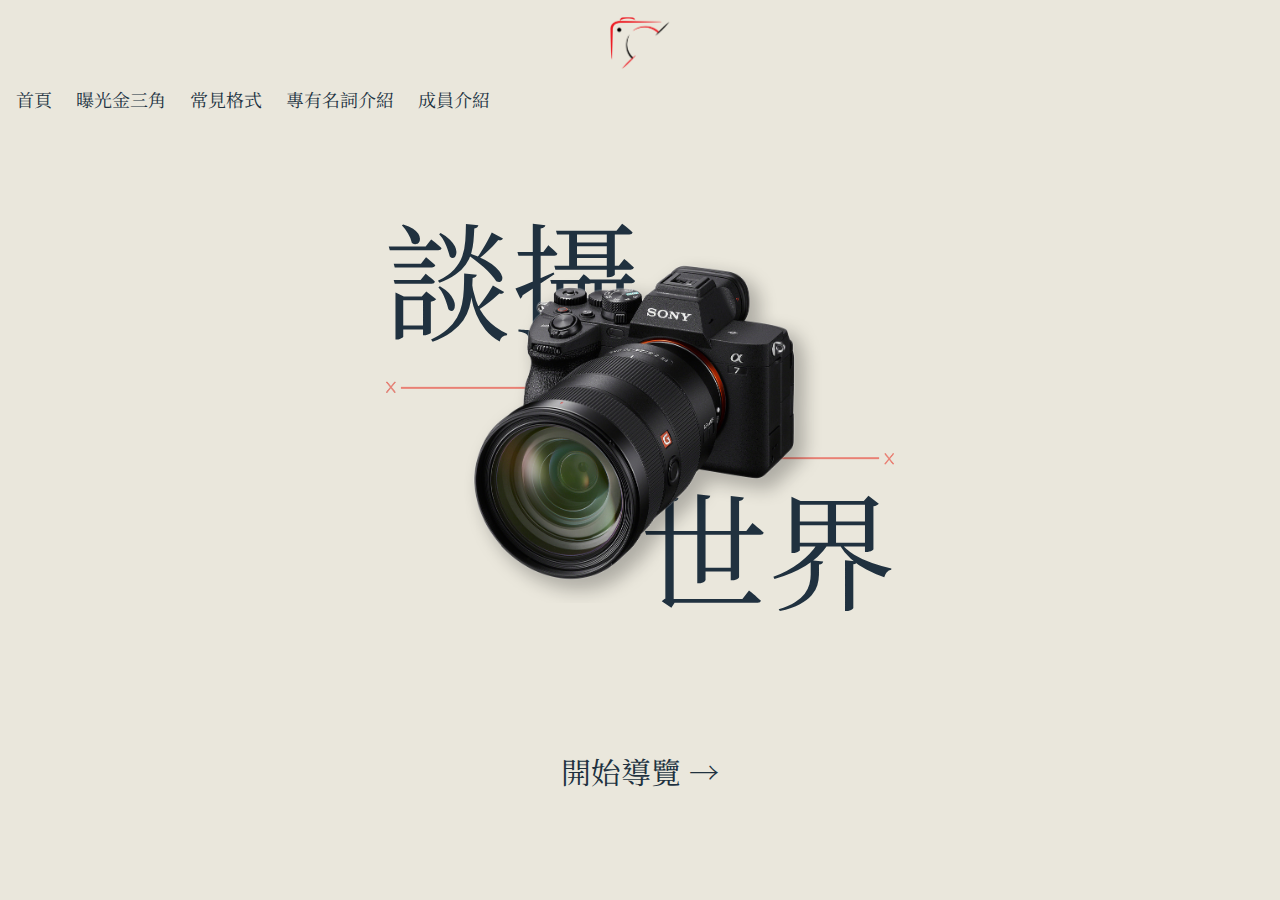
<file: index.html>
<!DOCTYPE html>
<html lang="en">

<head>
    <meta charset="UTF-8" />
    <meta http-equiv="X-UA-Compatible" content="IE=edge" />
    <meta name="viewport" content="width=device-width" />
    <title>談攝世界 World of Cam | 歡迎光臨</title>
    <link rel="icon" href="./logo/Logo.png">
    <!--BsCSS-->
    <link href="https://cdn.jsdelivr.net/npm/bootstrap@5.2.0-beta1/dist/css/bootstrap.min.css" rel="stylesheet" integrity="sha384-0evHe/X+R7YkIZDRvuzKMRqM+OrBnVFBL6DOitfPri4tjfHxaWutUpFmBp4vmVor" crossorigin="anonymous">
    <link rel="stylesheet" href="css/universal.css">
    <link rel="stylesheet" type="text/css" href="css/index.css">
</head>

<body>
    <div class="brand">
        <a class="" href="index.html">
            <img src="logo/Logo.png" alt="" width="60" class="d-inline-block align-text-top">
        </a>
    </div>
    <nav class="navbar navbar-expand-lg ">
        <div class="container-fluid">
            <button class="navbar-toggler border-0" type="button" data-bs-toggle="collapse" data-bs-target="#navbarNav" aria-controls="navbarNav" aria-expanded="false" aria-label="Toggle navigation">
          <span class="navbar-toggler-icon"></span>
        </button>
            <div class="mt-3 collapse navbar-collapse justify-content-center " id="navbarNav">
                <ul class="navbar-nav">
                    <li class="nav-item">
                        <a class="nav-link" aria-current="page" href="index.html">首頁</a>
                    </li>
                    <li class="nav-item">
                        <a class="nav-link" href="page/exposure.html">曝光金三角</a>
                    </li>
                    <li class="nav-item">
                        <a class="nav-link" href="page/format.html">常見格式</a>
                    </li>
                    <li class="nav-item">
                        <a class="nav-link" href="page/noun.html">專有名詞介紹</a>
                    </li>
                    <li class="nav-item">
                        <a class="nav-link" href="page/teammate.html">成員介紹</a>
                    </li>
                </ul>
            </div>
        </div>
    </nav>
    <div class="all">
        <img class="camera" src="img/a7iv.png" alt="">
        <span class="left-con">談攝</span><span class="right-con">世界</span>
        <img class="line-x" src="icon/line x.png" alt="">
        <img class="line-x2" src="icon/line x2.png" alt="">
        <a href="page/exposure.html">
            <p class="start">開始導覽 &#8594</p>
        </a>
    </div>
    <!--BsJavaScript-->
    <script src="https://cdn.jsdelivr.net/npm/bootstrap@5.2.0-beta1/dist/js/bootstrap.bundle.min.js" integrity="sha384-pprn3073KE6tl6bjs2QrFaJGz5/SUsLqktiwsUTF55Jfv3qYSDhgCecCxMW52nD2" crossorigin="anonymous"></script>
</body>

</html>
</file>
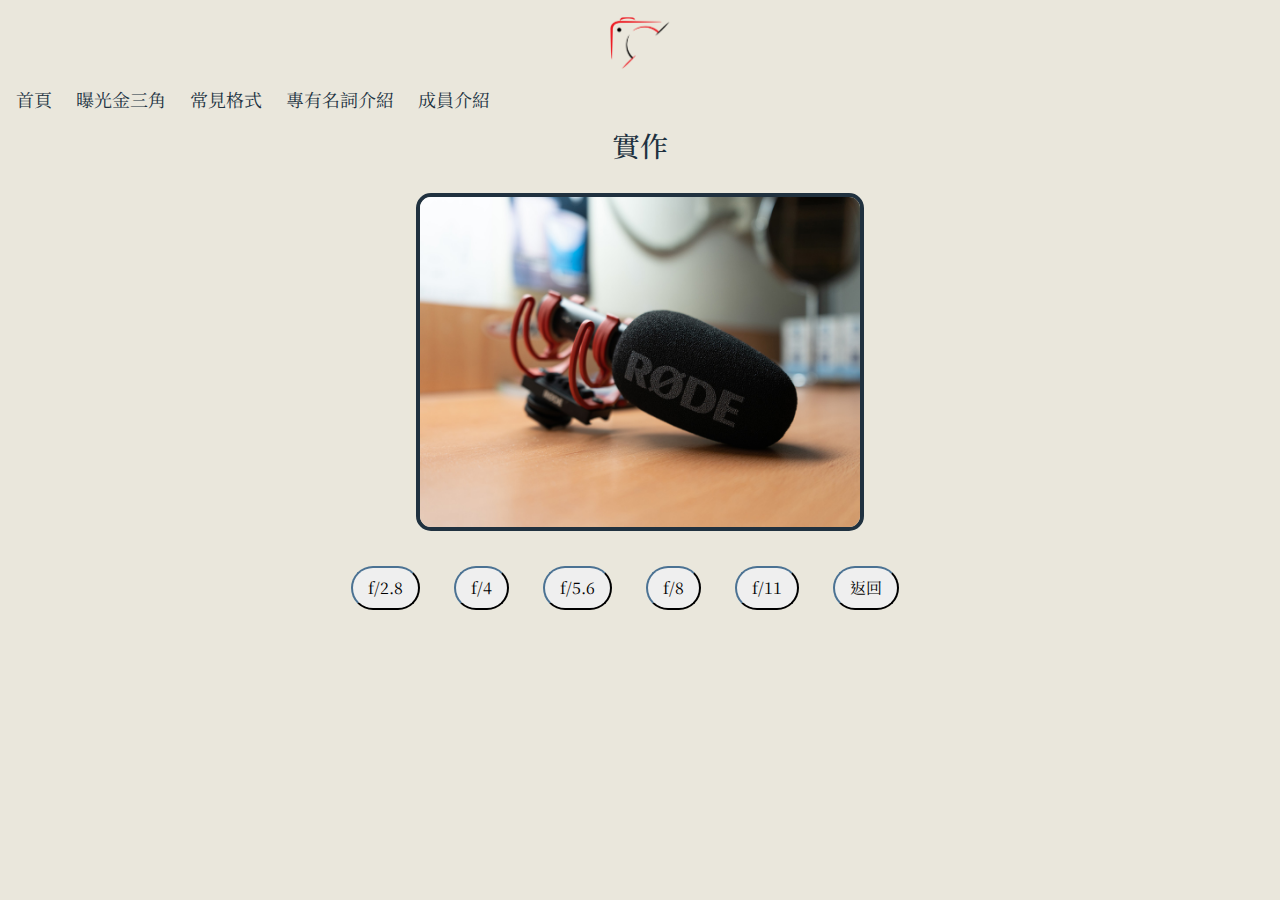
<file: page/aperture-test.html>
<!DOCTYPE html>
<html lang="en">

<head>
    <meta charset="UTF-8" />
    <meta http-equiv="X-UA-Compatible" content="IE=edge" />
    <meta name="viewport" content="width=device-width" />
    <title>談攝世界 World of Cam | 光圈 Aperture</title>
    <link rel="icon" href="../logo/Logo.png">
    <!--BsCSS-->
    <link href="https://cdn.jsdelivr.net/npm/bootstrap@5.2.0-beta1/dist/css/bootstrap.min.css" rel="stylesheet" integrity="sha384-0evHe/X+R7YkIZDRvuzKMRqM+OrBnVFBL6DOitfPri4tjfHxaWutUpFmBp4vmVor" crossorigin="anonymous">
    <link rel="stylesheet" href="../css/universal.css">
    <link rel="stylesheet" type="text/css" href="../css/aperture.css">
</head>

<body>
    <div class="brand">
        <a class="" href="../index.html">
            <img src="../logo/Logo.png" alt="" width="60" class="d-inline-block align-text-top">
        </a>
    </div>
    <nav class="navbar navbar-expand-lg ">
        <div class="container-fluid">
            <button class="navbar-toggler border-0" type="button" data-bs-toggle="collapse" data-bs-target="#navbarNav" aria-controls="navbarNav" aria-expanded="false" aria-label="Toggle navigation">
          <span class="navbar-toggler-icon"></span>
        </button>
            <div class="mt-3 collapse navbar-collapse justify-content-center " id="navbarNav">
                <ul class="navbar-nav">
                    <li class="nav-item">
                        <a class="nav-link" aria-current="page" href="../index.html">首頁</a>
                    </li>
                    <li class="nav-item">
                        <a class="nav-link" href="exposure.html">曝光金三角</a>
                    </li>
                    <li class="nav-item">
                        <a class="nav-link" href="format.html">常見格式</a>
                    </li>
                    <li class="nav-item">
                        <a class="nav-link" href="noun.html">專有名詞介紹</a>
                    </li>
                    <li class="nav-item">
                        <a class="nav-link" href="teammate.html">成員介紹</a>
                    </li>
                </ul>
            </div>
        </div>
    </nav>
    <div class="demo">
        <h3>實作</h3>
        <div class="main">
            <img class="mainimg" id="mainimg" src="../img/Aperture/28.jpg " alt=" ">
        </div>
        <div class="buttons">
            <button id="twoeight">f/2.8</button>
            <button id="fouro">f/4</button>
            <button id="fivesix">f/5.6</button>
            <button id="eighto">f/8</button>
            <button id="eleveno">f/11</button>
            <a href="exposure.html"><button>返回</button></a>
        </div>
    </div>
    <script src="../js/aperture.js"></script>
    <!--BsJavaScript-->
    <script src="https://cdn.jsdelivr.net/npm/bootstrap@5.2.0-beta1/dist/js/bootstrap.bundle.min.js" integrity="sha384-pprn3073KE6tl6bjs2QrFaJGz5/SUsLqktiwsUTF55Jfv3qYSDhgCecCxMW52nD2" crossorigin="anonymous"></script>
</body>

</html>
</file>
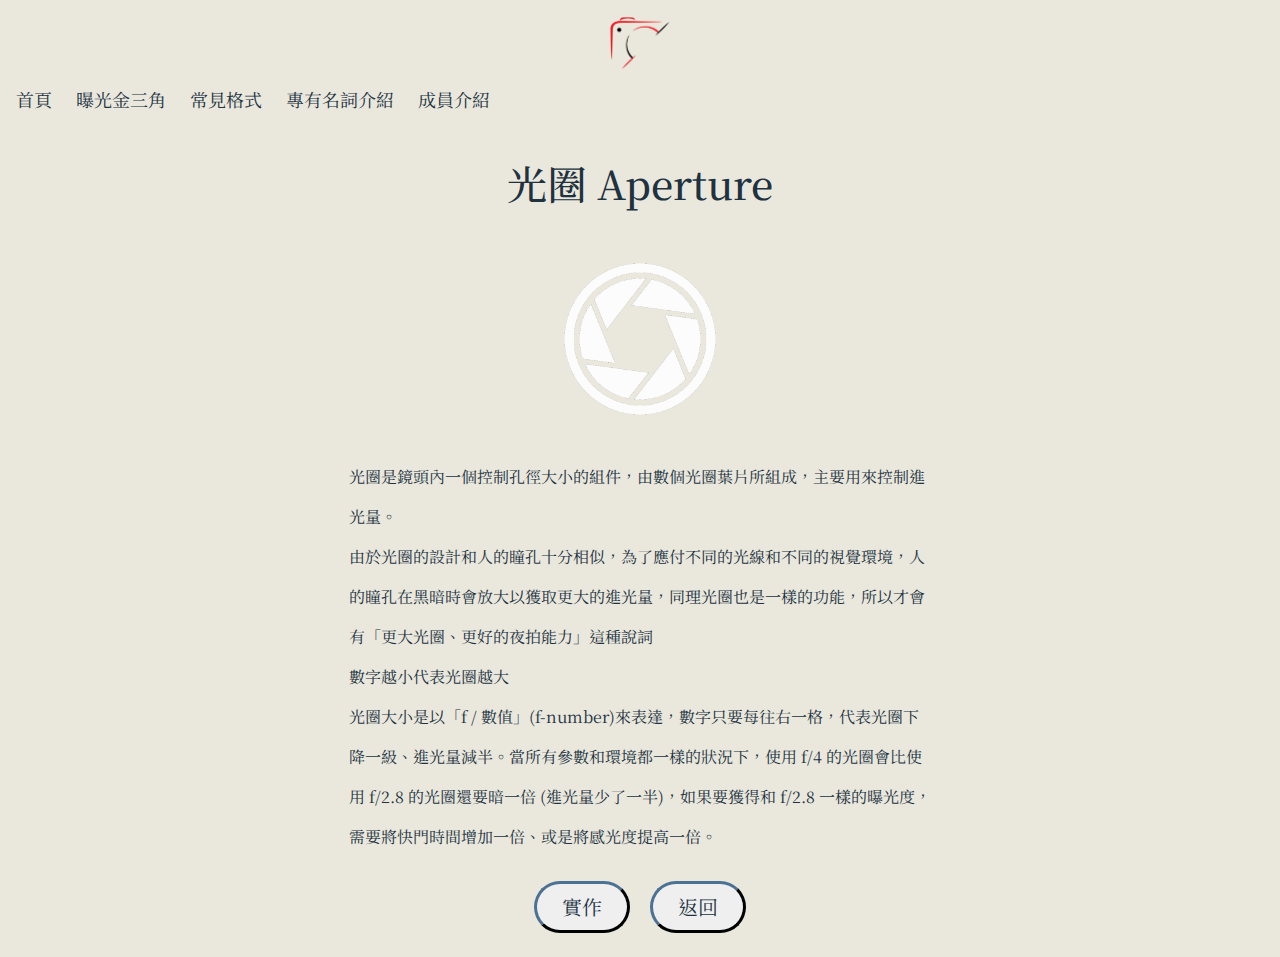
<file: page/aperture.html>
<!DOCTYPE html>
<html lang="en">

<head>
    <meta charset="UTF-8" />
    <meta http-equiv="X-UA-Compatible" content="IE=edge" />
    <meta name="viewport" content="width=device-width" />
    <title>談攝世界 World of Cam | 光圈 Aperture</title>
    <link rel="icon" href="../logo/Logo.png">
    <!--BsCSS-->
    <link href="https://cdn.jsdelivr.net/npm/bootstrap@5.2.0-beta1/dist/css/bootstrap.min.css" rel="stylesheet" integrity="sha384-0evHe/X+R7YkIZDRvuzKMRqM+OrBnVFBL6DOitfPri4tjfHxaWutUpFmBp4vmVor" crossorigin="anonymous">
    <link rel="stylesheet" href="../css/universal.css">
    <link rel="stylesheet" type="text/css" href="../css/aperture.css">
</head>

<body>
    <div class="brand">
        <a class="" href="../index.html">
            <img src="../logo/Logo.png" alt="" width="60" class="d-inline-block align-text-top">
        </a>
    </div>
    <nav class="navbar navbar-expand-lg ">
        <div class="container-fluid">
            <button class="navbar-toggler border-0" type="button" data-bs-toggle="collapse" data-bs-target="#navbarNav" aria-controls="navbarNav" aria-expanded="false" aria-label="Toggle navigation">
          <span class="navbar-toggler-icon"></span>
        </button>
            <div class="mt-3 collapse navbar-collapse justify-content-center " id="navbarNav">
                <ul class="navbar-nav">
                    <li class="nav-item">
                        <a class="nav-link" aria-current="page" href="../index.html">首頁</a>
                    </li>
                    <li class="nav-item">
                        <a class="nav-link" href="exposure.html">曝光金三角</a>
                    </li>
                    <li class="nav-item">
                        <a class="nav-link" href="format.html">常見格式</a>
                    </li>
                    <li class="nav-item">
                        <a class="nav-link" href="noun.html">專有名詞介紹</a>
                    </li>
                    <li class="nav-item">
                        <a class="nav-link" href="teammate.html">成員介紹</a>
                    </li>
                </ul>
            </div>
        </div>
    </nav>
    <div class="all">
        <h1 class="title">光圈 Aperture</h1>
        <div class="gif"><img src="../gif/Aperture.gif" alt=""></div>
        <br>
        <div class="content">
            光圈是鏡頭內一個控制孔徑大小的組件，由數個光圈葉片所組成，主要用來控制進光量。
            <br>由於光圈的設計和人的瞳孔十分相似，為了應付不同的光線和不同的視覺環境，人的瞳孔在黑暗時會放大以獲取更大的進光量，同理光圈也是一樣的功能，所以才會有「更大光圈、更好的夜拍能力」這種說詞
            <br>數字越小代表光圈越大
            <br>光圈大小是以「f / 數值」(f-number)來表達，數字只要每往右一格，代表光圈下降一級、進光量減半。當所有參數和環境都一樣的狀況下，使用 f/4 的光圈會比使用 f/2.8 的光圈還要暗一倍 (進光量少了一半)，如果要獲得和 f/2.8 一樣的曝光度，需要將快門時間增加一倍、或是將感光度提高一倍。
        </div>
        <br>
        <div class="dir">
            <a href="aperture-test.html"><button class="direct">實作</button></a>
            <a href="exposure.html"><button class="direct">返回</button></a>
        </div>
        <br>
    </div>
    <!--BsJavaScript-->
    <script src="https://cdn.jsdelivr.net/npm/bootstrap@5.2.0-beta1/dist/js/bootstrap.bundle.min.js" integrity="sha384-pprn3073KE6tl6bjs2QrFaJGz5/SUsLqktiwsUTF55Jfv3qYSDhgCecCxMW52nD2" crossorigin="anonymous"></script>
</body>

</html>
</file>
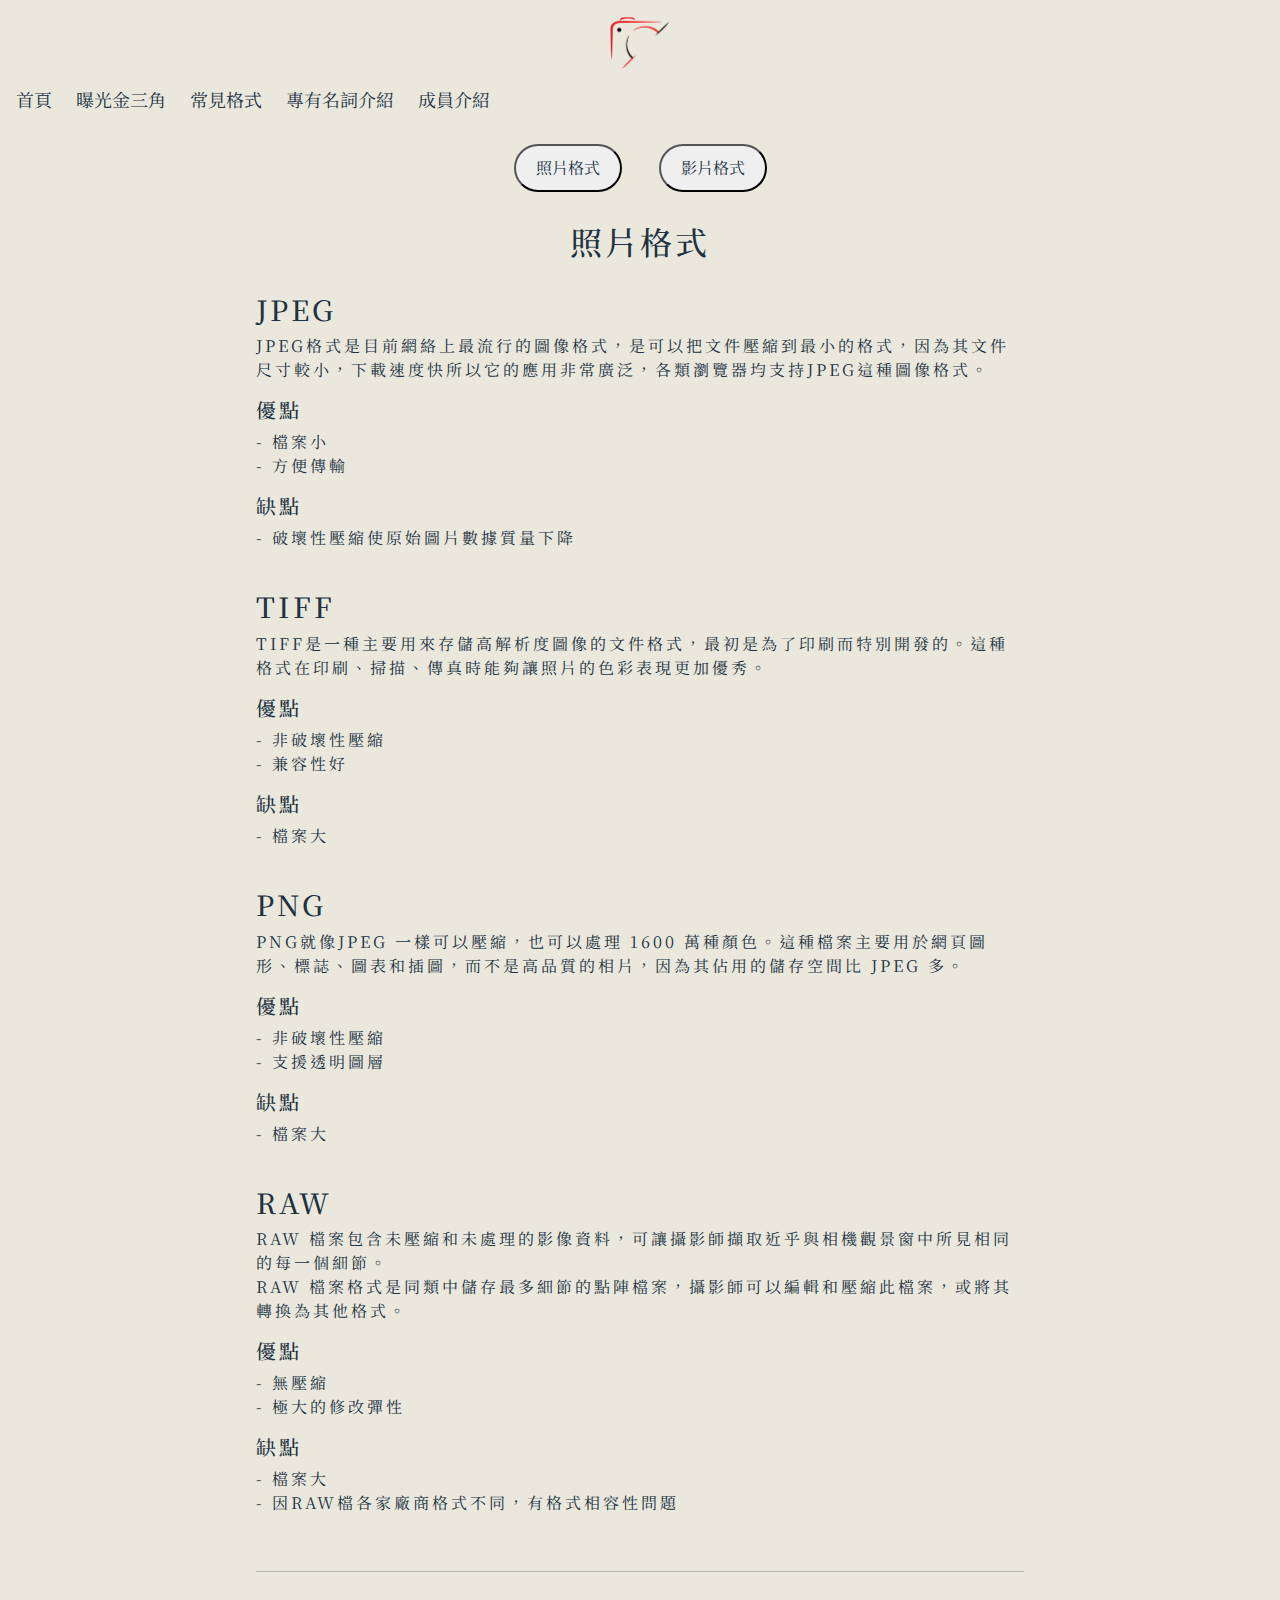
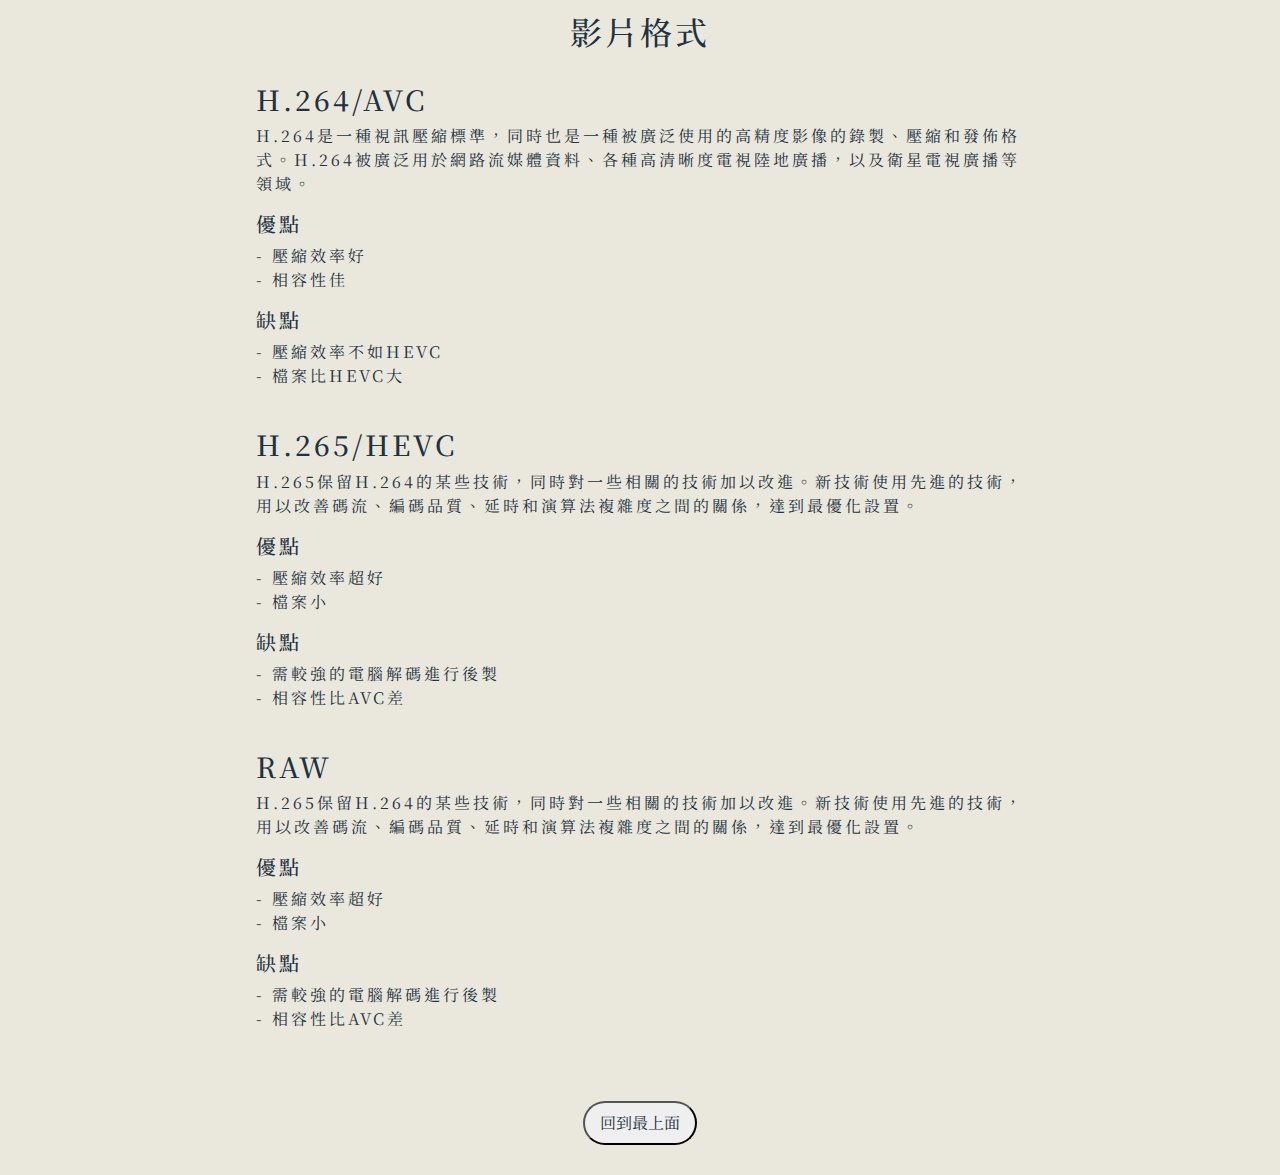
<file: page/format.html>
<!DOCTYPE html>
<html lang="en">

<head>
    <meta charset="UTF-8">
    <meta http-equiv="X-UA-Compatible" content="IE=edge">
    <meta name="viewport" content="width=device-width, initial-scale=1.0">
    <title>談攝世界 World of Cam | 常見格式</title>
    <link rel="icon" href="../logo/Logo.png">
    <!--BsCSS-->
    <link href="https://cdn.jsdelivr.net/npm/bootstrap@5.2.0-beta1/dist/css/bootstrap.min.css" rel="stylesheet" integrity="sha384-0evHe/X+R7YkIZDRvuzKMRqM+OrBnVFBL6DOitfPri4tjfHxaWutUpFmBp4vmVor" crossorigin="anonymous">
    <link rel="stylesheet" href="../css/universal.css">
    <link rel="stylesheet" type="text/css" href="../css/format.css">
</head>

<body>
    <div class="brand">
        <a class="" href="../index.html">
            <img src="../logo/Logo.png" alt="" width="60" class="d-inline-block align-text-top">
        </a>
    </div>
    <nav class="navbar navbar-expand-lg">
        <div class="container-fluid">
            <button class="navbar-toggler border-0" type="button" data-bs-toggle="collapse" data-bs-target="#navbarNav" aria-controls="navbarNav" aria-expanded="false" aria-label="Toggle navigation">
          <span class="navbar-toggler-icon"></span>
        </button>
            <div class="mt-3 collapse navbar-collapse" id="navbarNav">
                <ul class="navbar-nav mx-auto">
                    <li class="nav-item">
                        <a class="nav-link" aria-current="page" href="../index.html">首頁</a>
                    </li>
                    <li class="nav-item">
                        <a class="nav-link" href="exposure.html">曝光金三角</a>
                    </li>
                    <li class="nav-item">
                        <a class="nav-link" href="format.html">常見格式</a>
                    </li>
                    <li class="nav-item">
                        <a class="nav-link" href="noun.html">專有名詞介紹</a>
                    </li>
                    <li class="nav-item">
                        <a class="nav-link" href="teammate.html">成員介紹</a>
                    </li>
                </ul>
            </div>
        </div>
    </nav>
    <div class="all">
        <div class="snav">
            <a href="#photo"><button>照片格式</button></a>
            <a href="#video"><button>影片格式</button></a>
        </div>
        <div class="photoside">
            <h2 id="photo">照片格式</h2>
            <br>
            <div class="photo1">
                <h3>JPEG</h3>
                <p>JPEG格式是目前網絡上最流行的圖像格式，是可以把文件壓縮到最小的格式，因為其文件尺寸較小，下載速度快所以它的應用非常廣泛，各類瀏覽器均支持JPEG這種圖像格式。</p>
                <h5>優點</h5>
                <p>- 檔案小 <br> - 方便傳輸</p>
                <h5>缺點</h5>
                <p>- 破壞性壓縮使原始圖片數據質量下降</p>
            </div>
            <br>
            <div class="photo2">
                <h3>TIFF</h3>
                <p>TIFF是一種主要用來存儲高解析度圖像的文件格式，最初是為了印刷而特別開發的。這種格式在印刷、掃描、傳真時能夠讓照片的色彩表現更加優秀。</p>
                <h5>優點</h5>
                <p>- 非破壞性壓縮<br>- 兼容性好</p>
                <h5>缺點</h5>
                <p>- 檔案大</p>
            </div>
            <br>
            <div class="photo3">
                <h3>PNG</h3>
                <p>PNG就像JPEG 一樣可以壓縮，也可以處理 1600 萬種顏色。這種檔案主要用於網頁圖形、標誌、圖表和插圖，而不是高品質的相片，因為其佔用的儲存空間比 JPEG 多。</p>
                <h5>優點</h5>
                <p>- 非破壞性壓縮<br>- 支援透明圖層</p>
                <h5>缺點</h5>
                <p>- 檔案大</p>
            </div>
            <br>
            <div class="photo4">
                <h3>RAW</h3>
                <p>RAW 檔案包含未壓縮和未處理的影像資料，可讓攝影師擷取近乎與相機觀景窗中所見相同的每一個細節。<br> RAW 檔案格式是同類中儲存最多細節的點陣檔案，攝影師可以編輯和壓縮此檔案，或將其轉換為其他格式。</p>
                <h5>優點</h5>
                <p>- 無壓縮<br>- 極大的修改彈性</p>
                <h5>缺點</h5>
                <p>- 檔案大<br>- 因RAW檔各家廠商格式不同，有格式相容性問題 </p>
            </div>
        </div>
        <br>
        <hr>
        <br>
        <div class="videoside">
            <h2 id="video">影片格式</h2>
            <br>
            <div class="video1">
                <h3>H.264/AVC</h3>
                <p>H.264是一種視訊壓縮標準，同時也是一種被廣泛使用的高精度影像的錄製、壓縮和發佈格式。H.264被廣泛用於網路流媒體資料、各種高清晰度電視陸地廣播，以及衛星電視廣播等領域。</p>
                <h5>優點</h5>
                <p>- 壓縮效率好<br>- 相容性佳</p>
                <h5>缺點</h5>
                <p>- 壓縮效率不如HEVC<br>- 檔案比HEVC大</p>
            </div>
            <br>
            <div class="video2">
                <h3>H.265/HEVC</h3>
                <p>H.265保留H.264的某些技術，同時對一些相關的技術加以改進。新技術使用先進的技術，用以改善碼流、編碼品質、延時和演算法複雜度之間的關係，達到最優化設置。</p>
                <h5>優點</h5>
                <p>- 壓縮效率超好<br>- 檔案小</p>
                <h5>缺點</h5>
                <p>- 需較強的電腦解碼進行後製<br>- 相容性比AVC差</p>
            </div>
            <br>
            <div class="video3">
                <h3>RAW</h3>
                <p>H.265保留H.264的某些技術，同時對一些相關的技術加以改進。新技術使用先進的技術，用以改善碼流、編碼品質、延時和演算法複雜度之間的關係，達到最優化設置。</p>
                <h5>優點</h5>
                <p>- 壓縮效率超好<br>- 檔案小</p>
                <h5>缺點</h5>
                <p>- 需較強的電腦解碼進行後製<br>- 相容性比AVC差</p>
            </div>
            <br>
        </div>
    </div>
    <div class="back">
        <a href="#top"><button>回到最上面</button></a>
    </div>
    <!--BsJavaScript-->
    <script src="https://cdn.jsdelivr.net/npm/bootstrap@5.2.0-beta1/dist/js/bootstrap.bundle.min.js" integrity="sha384-pprn3073KE6tl6bjs2QrFaJGz5/SUsLqktiwsUTF55Jfv3qYSDhgCecCxMW52nD2" crossorigin="anonymous"></script>
</body>

</html>
</file>
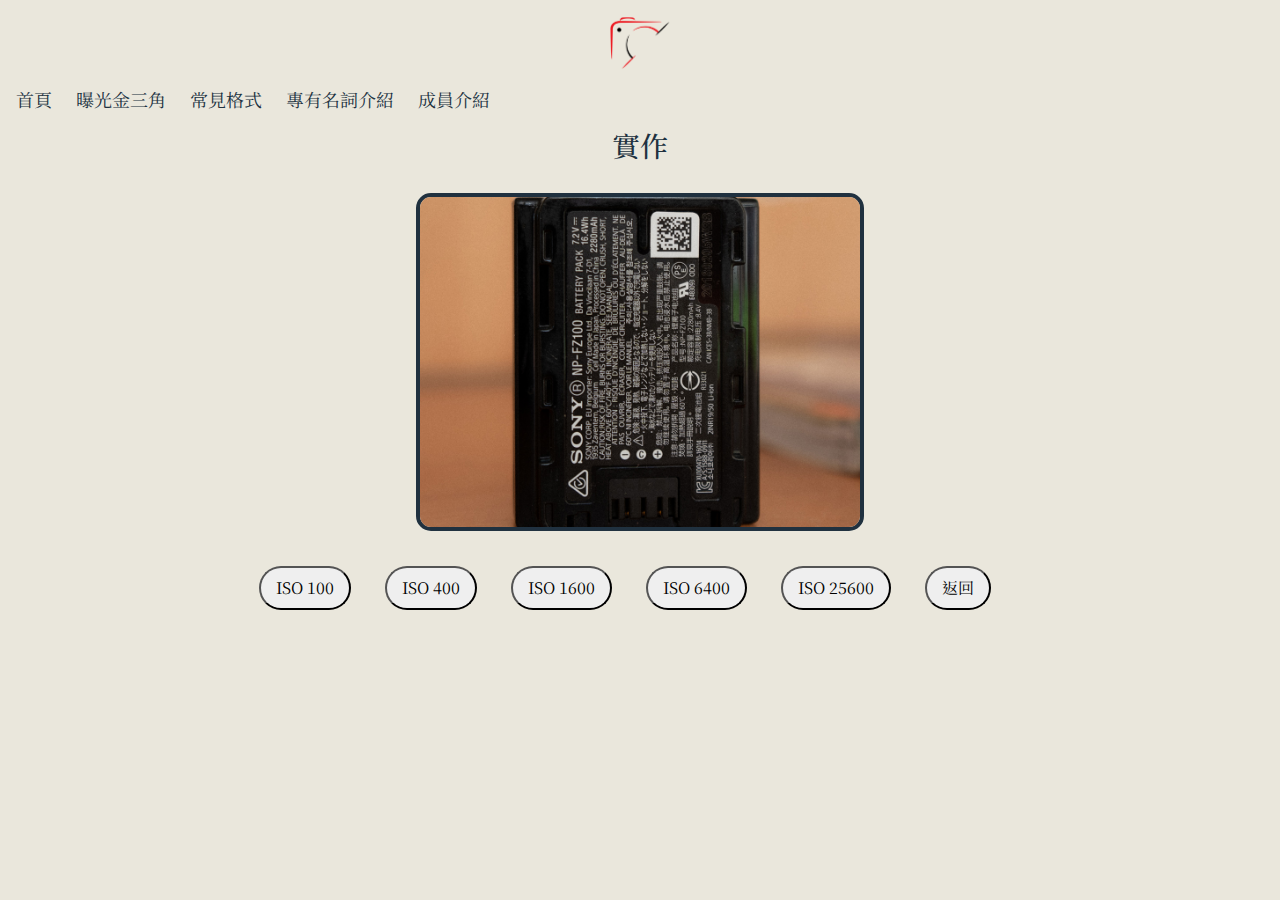
<file: page/iso-test.html>
<!DOCTYPE html>
<html lang="en">

<head>
    <meta charset="UTF-8" />
    <meta http-equiv="X-UA-Compatible" content="IE=edge" />
    <meta name="viewport" content="width=device-width" />
    <title>談攝世界 World of Cam | ISO 感光度</title>
    <link rel="icon" href="../logo/Logo.png">
    <!--BsCSS-->
    <link href="https://cdn.jsdelivr.net/npm/bootstrap@5.2.0-beta1/dist/css/bootstrap.min.css" rel="stylesheet" integrity="sha384-0evHe/X+R7YkIZDRvuzKMRqM+OrBnVFBL6DOitfPri4tjfHxaWutUpFmBp4vmVor" crossorigin="anonymous">
    <link rel="stylesheet" href="../css/universal.css">
    <link rel="stylesheet" type="text/css" href="../css/iso.css">

</head>

<body>
    <div class="brand">
        <a class="" href="../index.html">
            <img src="../logo/Logo.png" alt="" width="60" class="d-inline-block align-text-top">
        </a>
    </div>
    <nav class="navbar navbar-expand-lg ">
        <div class="container-fluid">
            <button class="navbar-toggler border-0" type="button" data-bs-toggle="collapse" data-bs-target="#navbarNav" aria-controls="navbarNav" aria-expanded="false" aria-label="Toggle navigation">
          <span class="navbar-toggler-icon"></span>
        </button>
            <div class="mt-3 collapse navbar-collapse justify-content-center " id="navbarNav">
                <ul class="navbar-nav">
                    <li class="nav-item">
                        <a class="nav-link" aria-current="page" href="../index.html">首頁</a>
                    </li>
                    <li class="nav-item">
                        <a class="nav-link" href="exposure.html">曝光金三角</a>
                    </li>
                    <li class="nav-item">
                        <a class="nav-link" href="format.html">常見格式</a>
                    </li>
                    <li class="nav-item">
                        <a class="nav-link" href="noun.html">專有名詞介紹</a>
                    </li>
                    <li class="nav-item">
                        <a class="nav-link" href="teammate.html">成員介紹</a>
                    </li>
                </ul>
            </div>
        </div>
    </nav>
    <div class="demo">
        <h3>實作</h3>
        <div class="main">
            <img class="mainimg" id="mainimg" src="../img/ISO/100.jpg " alt=" ">
        </div>
        <div class="buttons ">
            <button id="one">ISO 100</button>
            <button id="four">ISO 400</button>
            <button id="onesix">ISO 1600</button>
            <button id="sixfour">ISO 6400</button>
            <button id="twofivesix">ISO 25600</button>
            <a href="exposure.html"><button>返回</button></a>
        </div>
    </div>
    </div>
    <script src="../js/iso.js"></script>
    <!--BsJavaScript-->
    <script src="https://cdn.jsdelivr.net/npm/bootstrap@5.2.0-beta1/dist/js/bootstrap.bundle.min.js " integrity="sha384-pprn3073KE6tl6bjs2QrFaJGz5/SUsLqktiwsUTF55Jfv3qYSDhgCecCxMW52nD2 " crossorigin="anonymous "></script>
</body>

</html>
</file>
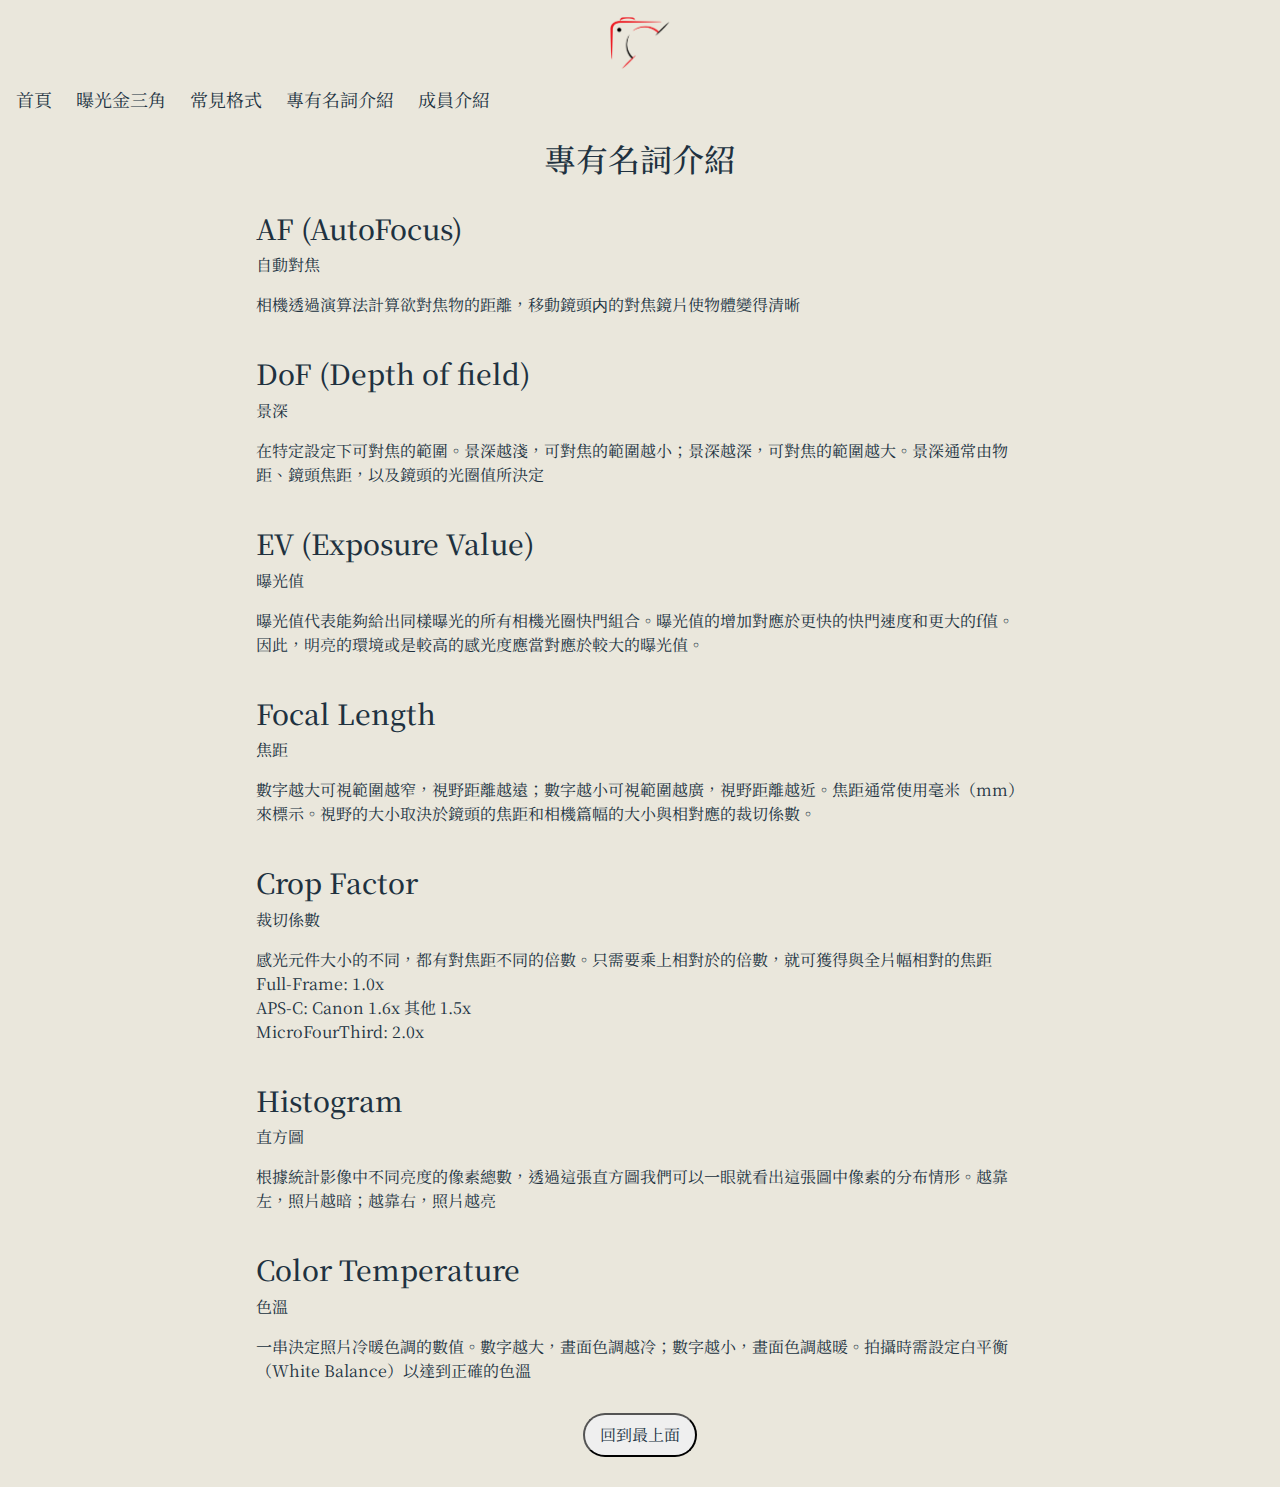
<file: page/noun.html>
<!DOCTYPE html>
<html lang="en">

<head>
    <meta charset="UTF-8">
    <meta http-equiv="X-UA-Compatible" content="IE=edge">
    <meta name="viewport" content="width=device-width, initial-scale=1.0">
    <title>談攝世界 World of Cam | 專有名詞介紹</title>
    <link rel="icon" href="../logo/Logo.png">
    <!--BsCSS-->
    <link href="https://cdn.jsdelivr.net/npm/bootstrap@5.2.0-beta1/dist/css/bootstrap.min.css" rel="stylesheet" integrity="sha384-0evHe/X+R7YkIZDRvuzKMRqM+OrBnVFBL6DOitfPri4tjfHxaWutUpFmBp4vmVor" crossorigin="anonymous">
    <link rel="stylesheet" href="../css/universal.css">
    <link rel="stylesheet" type="text/css" href="../css/noun.css">
</head>

<body>
    <div class="brand">
        <a class="" href="../index.html">
            <img src="../logo/Logo.png" alt="" width="60" class="d-inline-block align-text-top">
        </a>
    </div>
    <nav class="navbar navbar-expand-lg">
        <div class="container-fluid">
            <button class="navbar-toggler border-0" type="button" data-bs-toggle="collapse" data-bs-target="#navbarNav" aria-controls="navbarNav" aria-expanded="false" aria-label="Toggle navigation">
          <span class="navbar-toggler-icon"></span>
        </button>
            <div class="mt-3 collapse navbar-collapse" id="navbarNav">
                <ul class="navbar-nav mx-auto">
                    <li class="nav-item">
                        <a class="nav-link" aria-current="page" href="../index.html">首頁</a>
                    </li>
                    <li class="nav-item">
                        <a class="nav-link" href="exposure.html">曝光金三角</a>
                    </li>
                    <li class="nav-item">
                        <a class="nav-link" href="format.html">常見格式</a>
                    </li>
                    <li class="nav-item">
                        <a class="nav-link" href="noun.html">專有名詞介紹</a>
                    </li>
                    <li class="nav-item">
                        <a class="nav-link" href="teammate.html">成員介紹</a>
                    </li>
                </ul>
            </div>
        </div>
    </nav>
    <div class="all">
        <h2>專有名詞介紹</h2>
        <br>
        <div class="div1">
            <h3>AF (AutoFocus)</h3>
            <p>自動對焦</p>
            <p>相機透過演算法計算欲對焦物的距離，移動鏡頭内的對焦鏡片使物體變得清晰</p>
        </div>
        <br>
        <div class="div2">
            <h3>DoF (Depth of field)</h3>
            <p>景深</p>
            <p>在特定設定下可對焦的範圍。景深越淺，可對焦的範圍越小；景深越深，可對焦的範圍越大。景深通常由物距、鏡頭焦距，以及鏡頭的光圈值所決定</p>
        </div>
        <br>
        <div class="div3">
            <h3>EV (Exposure Value)</h3>
            <p>曝光值</p>
            <p>曝光值代表能夠給出同樣曝光的所有相機光圈快門組合。曝光值的增加對應於更快的快門速度和更大的f值。因此，明亮的環境或是較高的感光度應當對應於較大的曝光值。</p>
        </div>
        <br>
        <div class="div4">
            <h3>Focal Length</h3>
            <p>焦距</p>
            <p>數字越大可視範圍越窄，視野距離越遠；數字越小可視範圍越廣，視野距離越近。焦距通常使用毫米（mm）來標示。視野的大小取決於鏡頭的焦距和相機篇幅的大小與相對應的裁切係數。</p>
        </div>
        <br>
        <div class="div5">
            <h3>Crop Factor</h3>
            <p>裁切係數</p>
            <p>感光元件大小的不同，都有對焦距不同的倍數。只需要乘上相對於的倍數，就可獲得與全片幅相對的焦距<br>Full-Frame: 1.0x <br> APS-C: Canon 1.6x 其他 1.5x <br>MicroFourThird: 2.0x</p>
        </div>
        <br>
        <div class="div6">
            <h3>Histogram</h3>
            <p>直方圖</p>
            <p>根據統計影像中不同亮度的像素總數，透過這張直方圖我們可以一眼就看出這張圖中像素的分布情形。越靠左，照片越暗；越靠右，照片越亮</p>
        </div>
        <br>
        <div class="div6">
            <h3>Color Temperature</h3>
            <p>色溫</p>
            <p>一串決定照片冷暖色調的數值。數字越大，畫面色調越冷；數字越小，畫面色調越暖。拍攝時需設定白平衡（White Balance）以達到正確的色溫</p>
        </div>
    </div>
    <div class="back">
        <a href="#top"><button>回到最上面</button></a>
    </div>
    <!--BsJavaScript-->
    <script src="https://cdn.jsdelivr.net/npm/bootstrap@5.2.0-beta1/dist/js/bootstrap.bundle.min.js" integrity="sha384-pprn3073KE6tl6bjs2QrFaJGz5/SUsLqktiwsUTF55Jfv3qYSDhgCecCxMW52nD2" crossorigin="anonymous"></script>
</body>

</html>
</file>
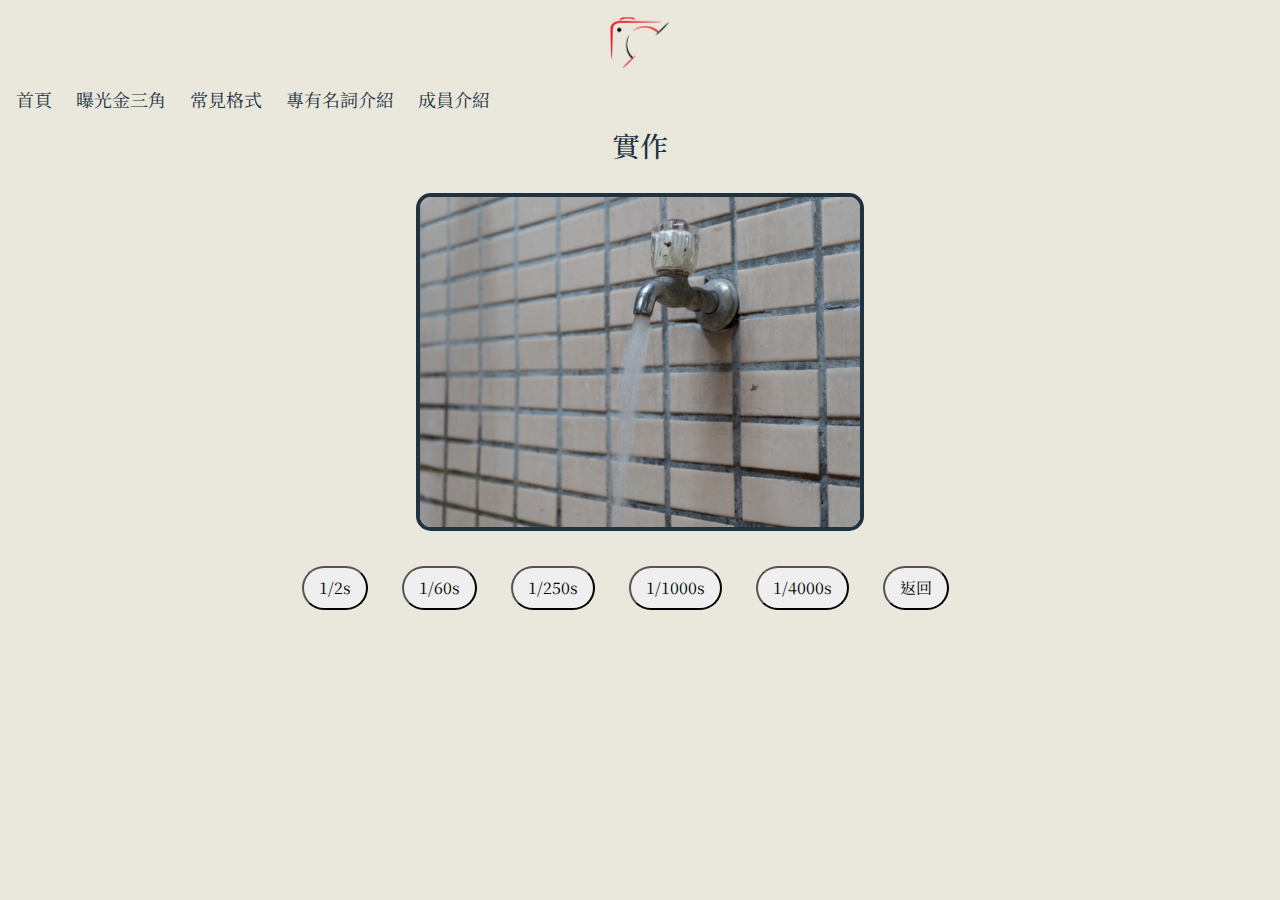
<file: page/shutter-test.html>
<!DOCTYPE html>
<html lang="en">

<head>
    <meta charset="UTF-8" />
    <meta http-equiv="X-UA-Compatible" content="IE=edge" />
    <meta name="viewport" content="width=device-width" />
    <title>談攝世界 World of Cam | 快門 Shutter</title>
    <link rel="icon" href="../logo/Logo.png">
    <!--BsCSS-->
    <link href="https://cdn.jsdelivr.net/npm/bootstrap@5.2.0-beta1/dist/css/bootstrap.min.css" rel="stylesheet" integrity="sha384-0evHe/X+R7YkIZDRvuzKMRqM+OrBnVFBL6DOitfPri4tjfHxaWutUpFmBp4vmVor" crossorigin="anonymous">
    <link rel="stylesheet" href="../css/universal.css">
    <link rel="stylesheet" type="text/css" href="../css/shutter.css">
</head>

<body>
    <div class="brand">
        <a class="" href="../index.html">
            <img src="../logo/Logo.png" alt="" width="60" class="d-inline-block align-text-top">
        </a>
    </div>
    <nav class="navbar navbar-expand-lg ">
        <div class="container-fluid">
            <button class="navbar-toggler border-0" type="button" data-bs-toggle="collapse" data-bs-target="#navbarNav" aria-controls="navbarNav" aria-expanded="false" aria-label="Toggle navigation">
          <span class="navbar-toggler-icon"></span>
        </button>
            <div class="mt-3 collapse navbar-collapse justify-content-center " id="navbarNav">
                <ul class="navbar-nav">
                    <li class="nav-item">
                        <a class="nav-link" aria-current="page" href="../index.html">首頁</a>
                    </li>
                    <li class="nav-item">
                        <a class="nav-link" href="exposure.html">曝光金三角</a>
                    </li>
                    <li class="nav-item">
                        <a class="nav-link" href="format.html">常見格式</a>
                    </li>
                    <li class="nav-item">
                        <a class="nav-link" href="noun.html">專有名詞介紹</a>
                    </li>
                    <li class="nav-item">
                        <a class="nav-link" href="teammate.html">成員介紹</a>
                    </li>
                </ul>
            </div>
        </div>
    </nav>
    <div class="demo">
        <h3>實作</h3>
        <div class="main">
            <img class="mainimg" id="mainimg" src="../img/Shutter/12.jpg" alt=" ">
        </div>
        <div class="buttons">
            <button id="two">1/2s</button>
            <button id="sixty">1/60s</button>
            <button id="twoFifty">1/250s</button>
            <button id="thousand">1/1000s</button>
            <button id="fourThousand">1/4000s</button>
            <a href="exposure.html"><button>返回</button></a>
        </div>
    </div>
    <script src="../js/shutter.js"></script>
    <!--BsJavaScript-->
    <script src="https://cdn.jsdelivr.net/npm/bootstrap@5.2.0-beta1/dist/js/bootstrap.bundle.min.js" integrity="sha384-pprn3073KE6tl6bjs2QrFaJGz5/SUsLqktiwsUTF55Jfv3qYSDhgCecCxMW52nD2" crossorigin="anonymous"></script>
</body>

</html>
</file>
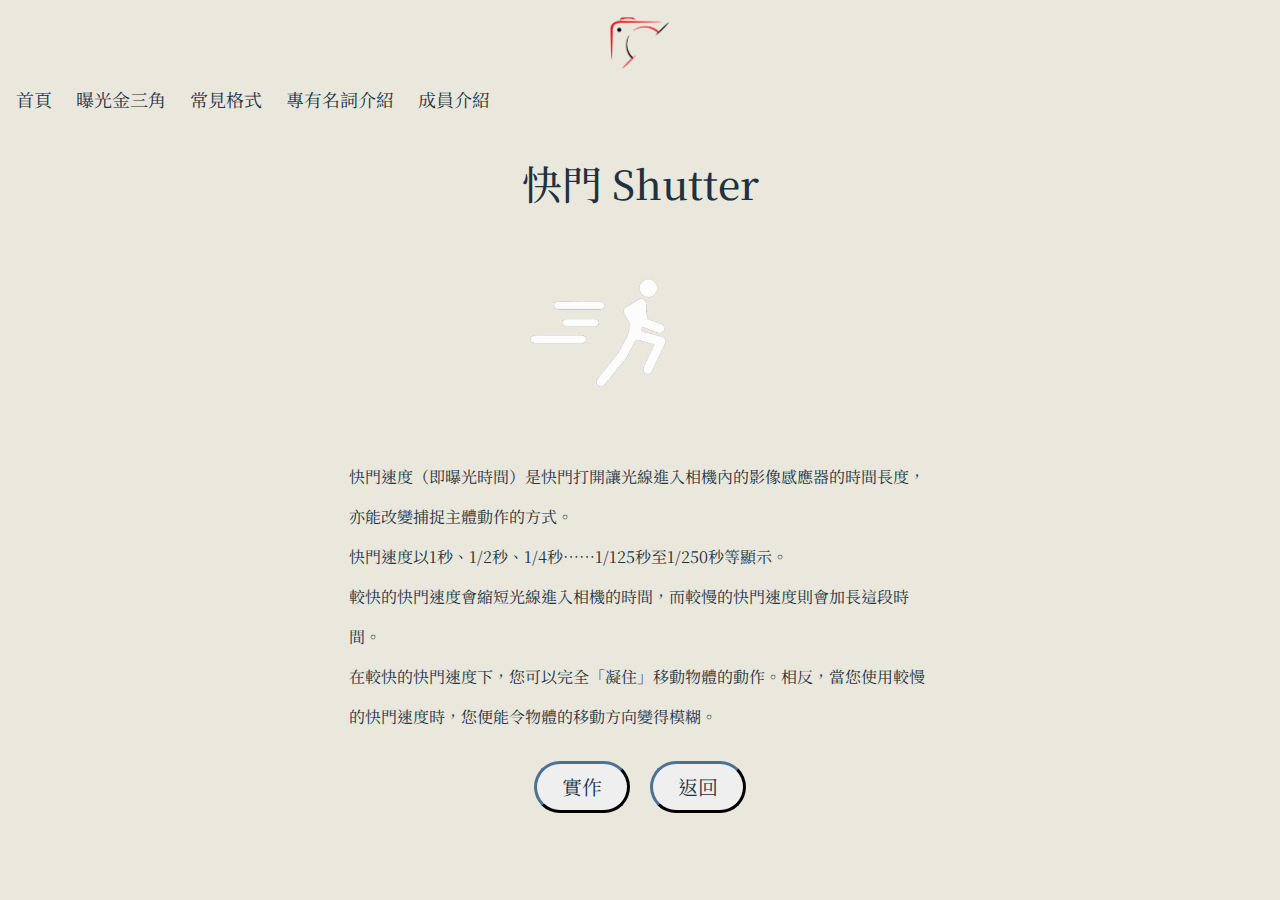
<file: page/shutter.html>
<!DOCTYPE html>
<html lang="en">

<head>
    <meta charset="UTF-8" />
    <meta http-equiv="X-UA-Compatible" content="IE=edge" />
    <meta name="viewport" content="width=device-width" />
    <title>談攝世界 World of Cam | 快門 Shutter</title>
    <link rel="icon" href="../logo/Logo.png">
    <!--BsCSS-->
    <link href="https://cdn.jsdelivr.net/npm/bootstrap@5.2.0-beta1/dist/css/bootstrap.min.css" rel="stylesheet" integrity="sha384-0evHe/X+R7YkIZDRvuzKMRqM+OrBnVFBL6DOitfPri4tjfHxaWutUpFmBp4vmVor" crossorigin="anonymous">
    <link rel="stylesheet" href="../css/universal.css">
    <link rel="stylesheet" type="text/css" href="../css/shutter.css">
</head>

<body>
    <div class="brand">
        <a class="" href="../index.html">
            <img src="../logo/Logo.png" alt="" width="60" class="d-inline-block align-text-top">
        </a>
    </div>
    <nav class="navbar navbar-expand-lg ">
        <div class="container-fluid">
            <button class="navbar-toggler border-0" type="button" data-bs-toggle="collapse" data-bs-target="#navbarNav" aria-controls="navbarNav" aria-expanded="false" aria-label="Toggle navigation">
          <span class="navbar-toggler-icon"></span>
        </button>
            <div class="mt-3 collapse navbar-collapse justify-content-center " id="navbarNav">
                <ul class="navbar-nav">
                    <li class="nav-item">
                        <a class="nav-link" aria-current="page" href="../index.html">首頁</a>
                    </li>
                    <li class="nav-item">
                        <a class="nav-link" href="exposure.html">曝光金三角</a>
                    </li>
                    <li class="nav-item">
                        <a class="nav-link" href="format.html">常見格式</a>
                    </li>
                    <li class="nav-item">
                        <a class="nav-link" href="noun.html">專有名詞介紹</a>
                    </li>
                    <li class="nav-item">
                        <a class="nav-link" href="teammate.html">成員介紹</a>
                    </li>
                </ul>
            </div>
        </div>
    </nav>
    <div class="all">
        <h1 class="title">快門 Shutter</h1>
        <div class="gif"><img src="../gif/shutter.gif" alt=""></div>
        <br>
        <div class="content">
            快門速度（即曝光時間）是快門打開讓光線進入相機內的影像感應器的時間長度，亦能改變捕捉主體動作的方式。
            <br>快門速度以1秒、1/2秒、1/4秒……1/125秒至1/250秒等顯示。
            <br>較快的快門速度會縮短光線進入相機的時間，而較慢的快門速度則會加長這段時間。
            <br>在較快的快門速度下，您可以完全「凝住」移動物體的動作。相反，當您使用較慢的快門速度時，您便能令物體的移動方向變得模糊。
        </div>
        <br>
        <div class="dir">
            <a href="shutter-test.html"><button class="direct">實作</button></a>
            <a href="exposure.html"><button class="direct">返回</button></a>
        </div>
        <br>

    </div>
    <!--BsJavaScript-->
    <script src="https://cdn.jsdelivr.net/npm/bootstrap@5.2.0-beta1/dist/js/bootstrap.bundle.min.js" integrity="sha384-pprn3073KE6tl6bjs2QrFaJGz5/SUsLqktiwsUTF55Jfv3qYSDhgCecCxMW52nD2" crossorigin="anonymous"></script>
</body>

</html>
</file>
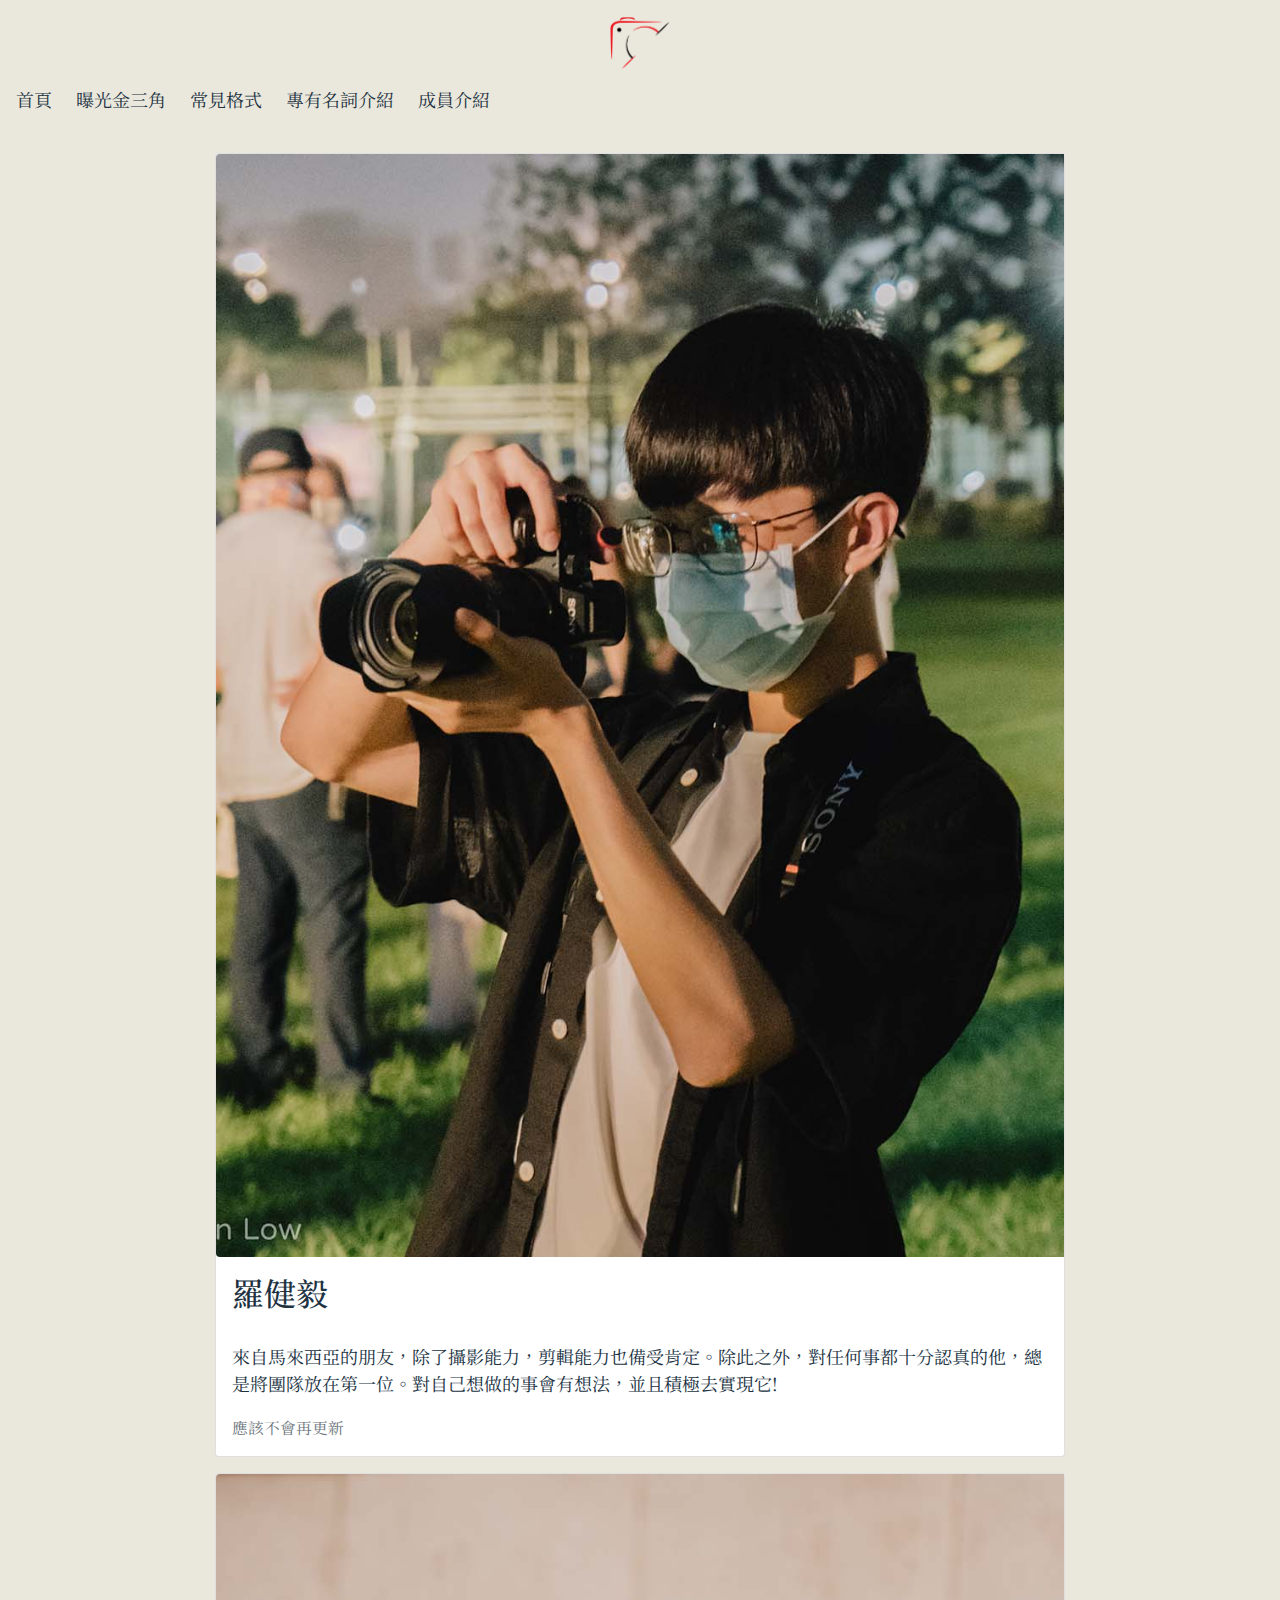
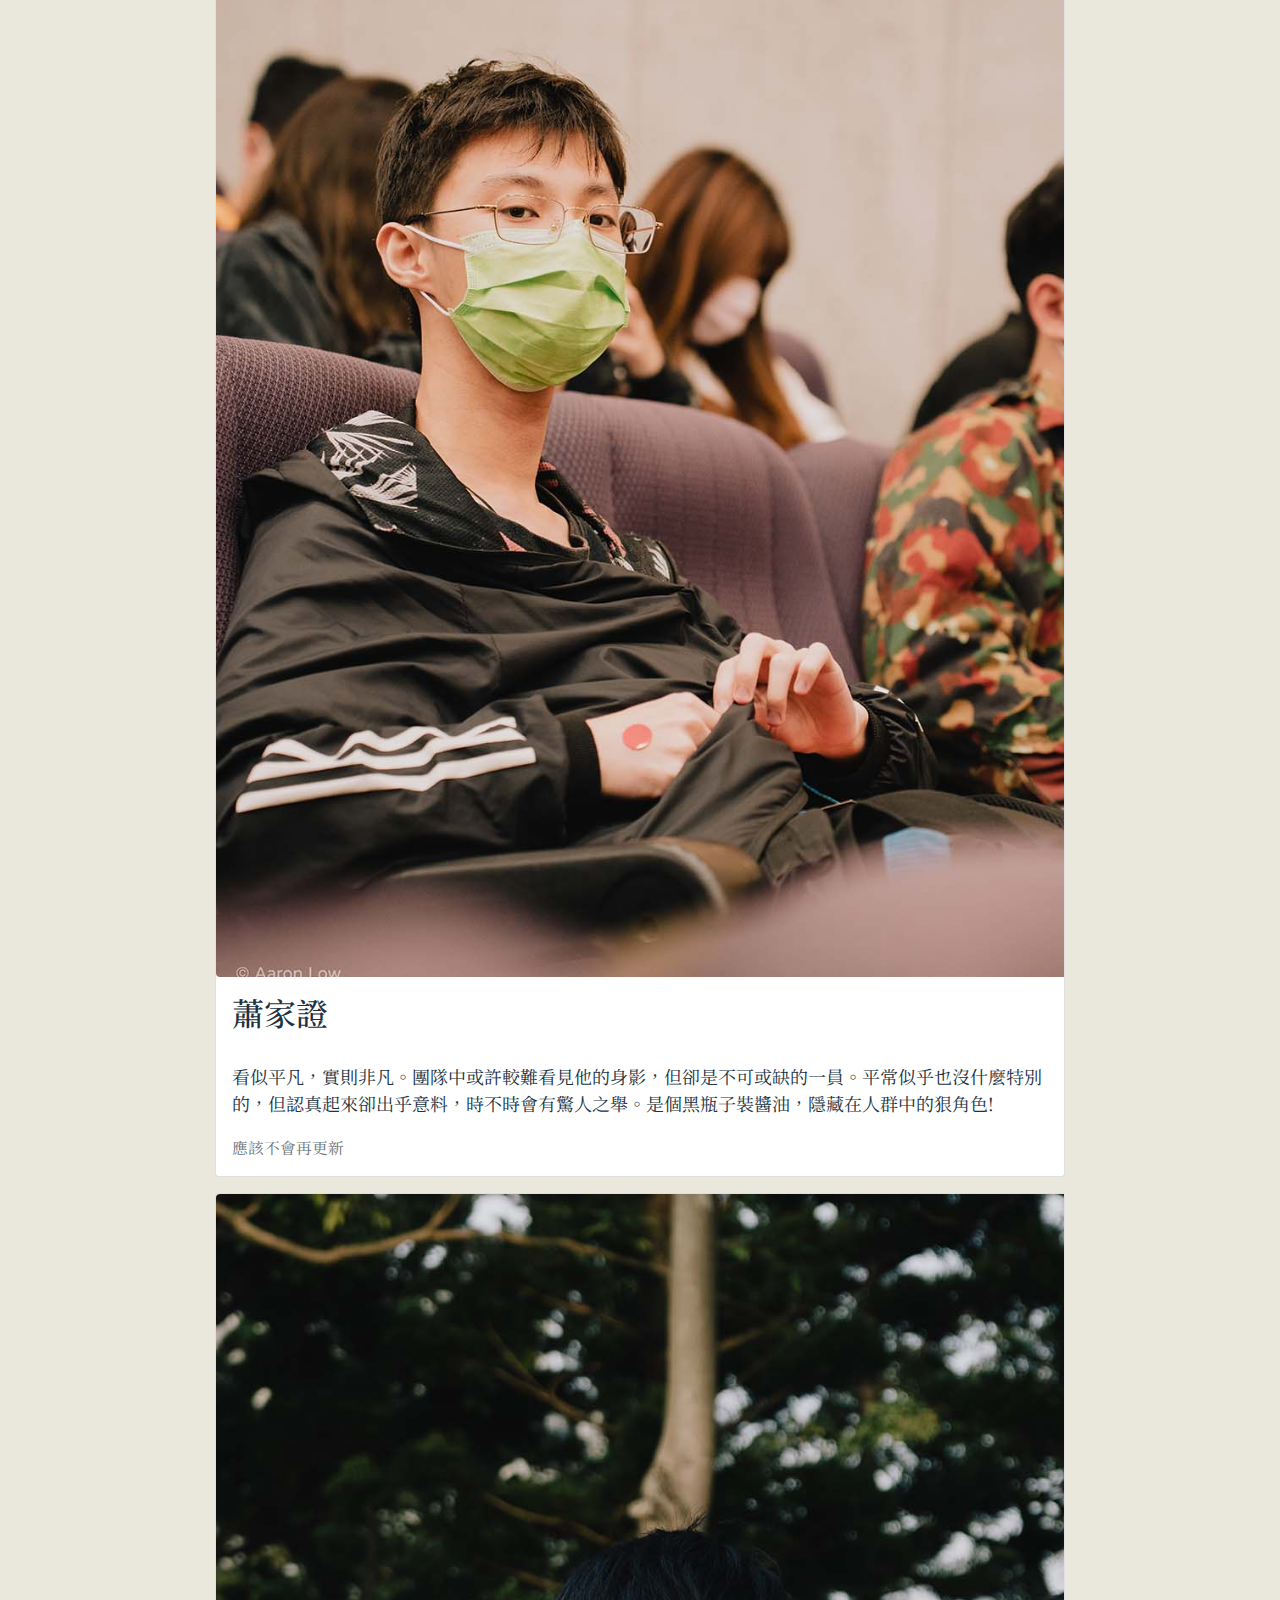
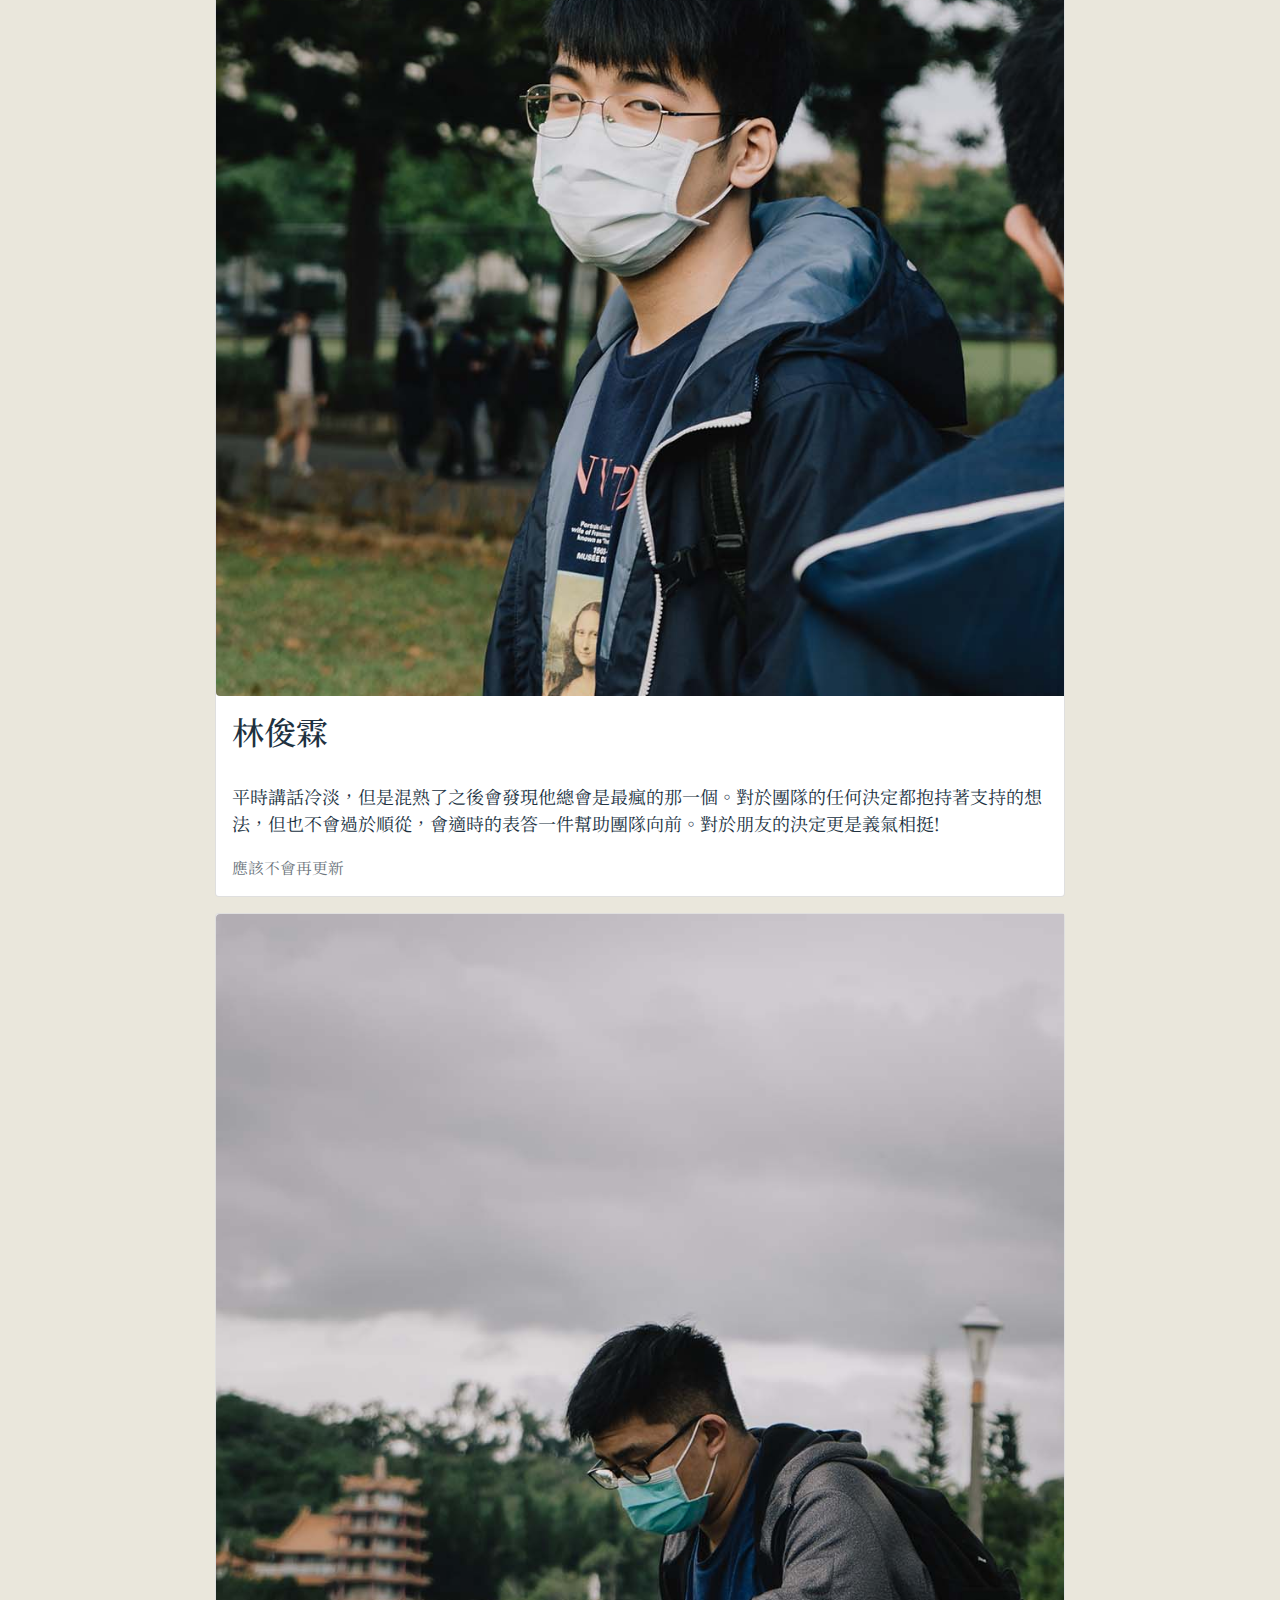
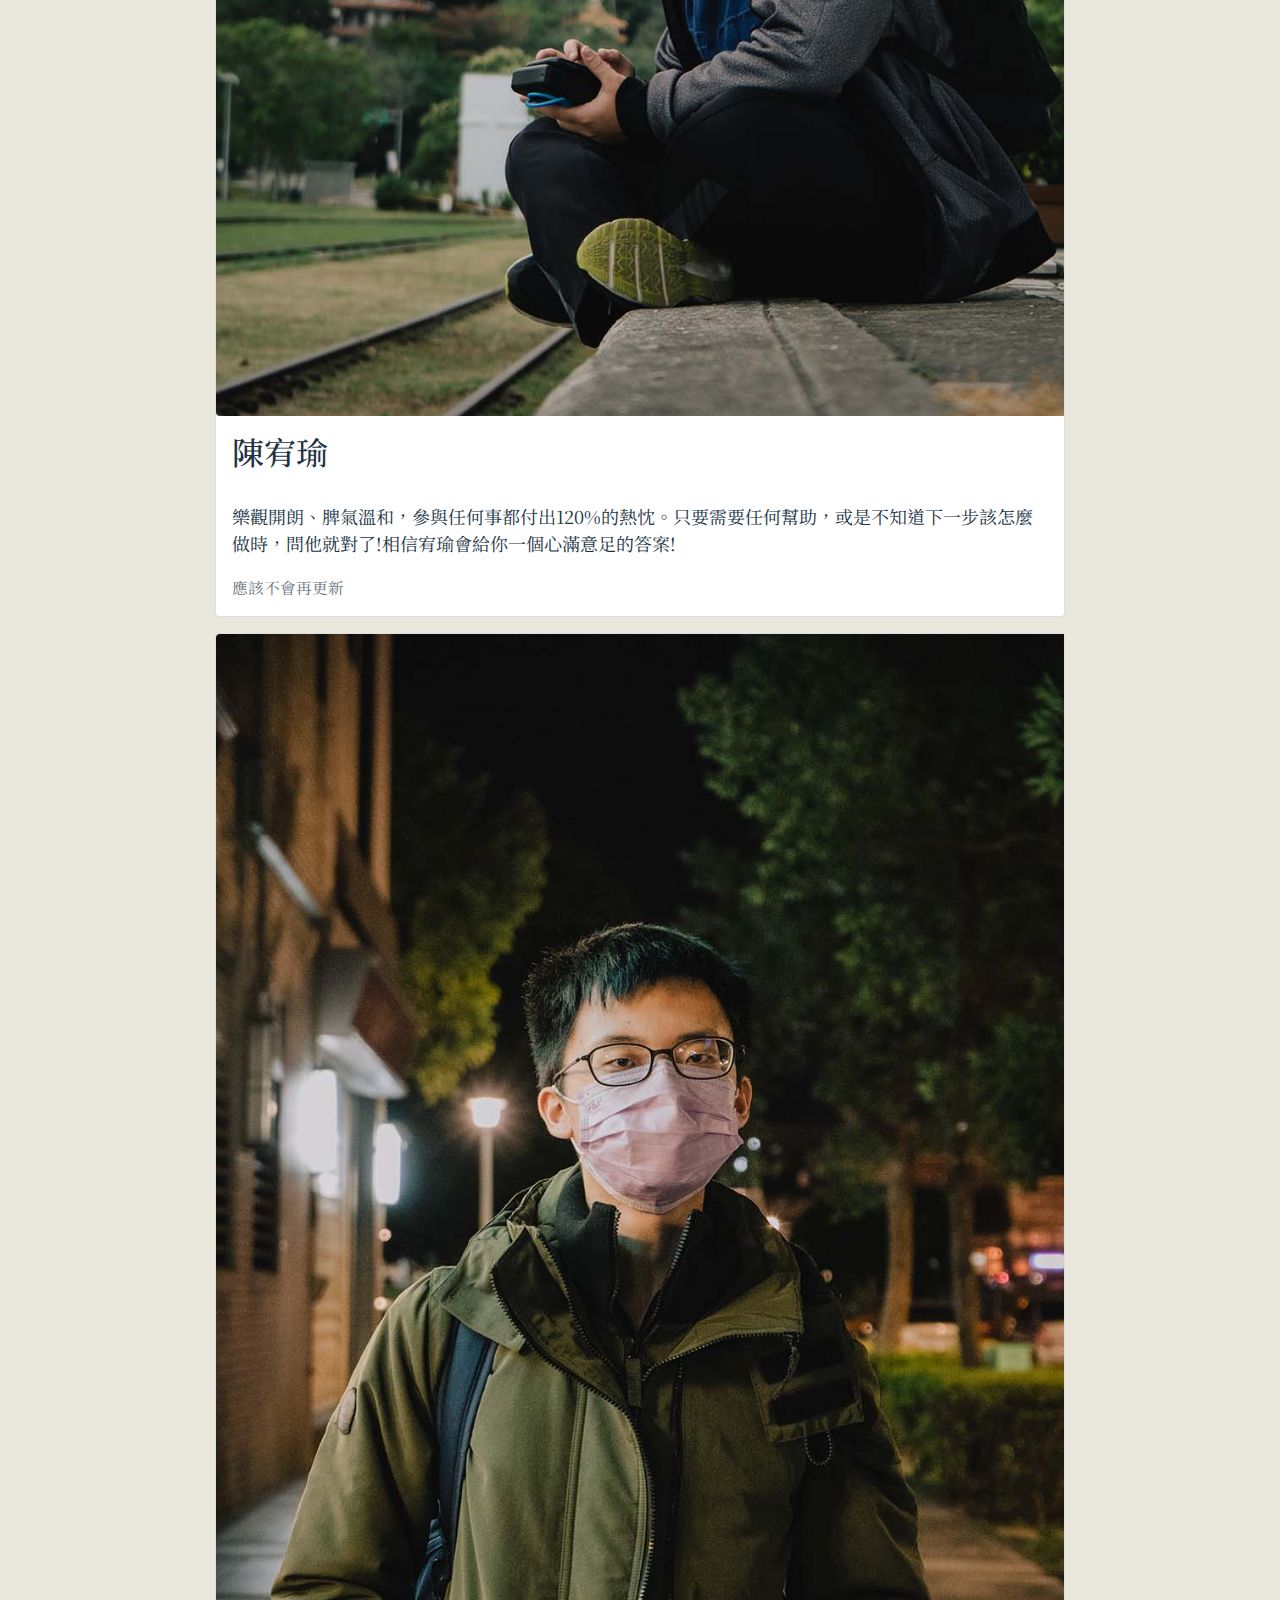
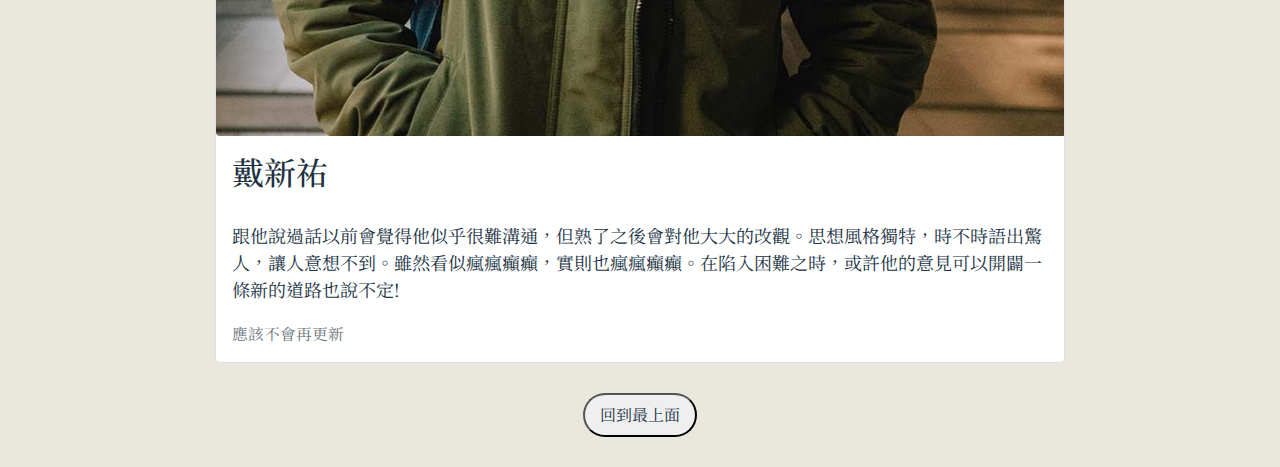
<file: page/teammate.html>
<!DOCTYPE html>
<html lang="en">

<head>
    <meta charset="UTF-8">
    <meta http-equiv="X-UA-Compatible" content="IE=edge">
    <meta name="viewport" content="width=device-width, initial-scale=1.0">
    <title>談攝世界 World of Cam | 成員介紹</title>
    <link rel="icon" href="../logo/Logo.png">
    <!--BsCSS-->
    <link href="https://cdn.jsdelivr.net/npm/bootstrap@5.2.0-beta1/dist/css/bootstrap.min.css" rel="stylesheet" integrity="sha384-0evHe/X+R7YkIZDRvuzKMRqM+OrBnVFBL6DOitfPri4tjfHxaWutUpFmBp4vmVor" crossorigin="anonymous">
    <link rel="stylesheet" href="../css/universal.css">
    <link rel="stylesheet" type="text/css" href="../css/teammate.css">
</head>

<body>
    <div class="brand">
        <a class="" href="../index.html">
            <img src="../logo/Logo.png" alt="" width="60" class="d-inline-block align-text-top">
        </a>
    </div>
    <nav class="navbar navbar-expand-lg">
        <div class="container-fluid">
            <button class="navbar-toggler border-0" type="button" data-bs-toggle="collapse" data-bs-target="#navbarNav" aria-controls="navbarNav" aria-expanded="false" aria-label="Toggle navigation">
          <span class="navbar-toggler-icon"></span>
        </button>
            <div class="mt-3 collapse navbar-collapse" id="navbarNav">
                <ul class="navbar-nav mx-auto">
                    <li class="nav-item">
                        <a class="nav-link" aria-current="page" href="../index.html">首頁</a>
                    </li>
                    <li class="nav-item">
                        <a class="nav-link" href="exposure.html">曝光金三角</a>
                    </li>
                    <li class="nav-item">
                        <a class="nav-link" href="format.html">常見格式</a>
                    </li>
                    <li class="nav-item">
                        <a class="nav-link" href="noun.html">專有名詞介紹</a>
                    </li>
                    <li class="nav-item">
                        <a class="nav-link" href="teammate.html">成員介紹</a>
                    </li>
                </ul>
            </div>
        </div>
    </nav>
    <div class="all">
        <br>
        <div class="card mb-3 mx-auto card1" style="max-width: 850px;">
            <div class="row g-0">
                <div class="col-md-4">
                    <img src="../img/jy.jpg" class="img-fluid rounded-start" alt="...">
                </div>
                <div class="col-md-8">
                    <div class="card-body">
                        <h2 class="card-title">羅健毅</h2>
                        <br>
                        <p class="card-text">來自馬來西亞的朋友，除了攝影能力，剪輯能力也備受肯定。除此之外，對任何事都十分認真的他，總是將團隊放在第一位。對自己想做的事會有想法，並且積極去實現它!</p>
                        <p class="card-text"><small class="text-muted">應該不會再更新</small></p>
                    </div>
                </div>
            </div>
        </div>
        <div class="card mb-3 mx-auto card2" style="max-width: 850px;">
            <div class="row g-0">
                <div class="col-md-4">
                    <img src="../img/jz.jpg" class="img-fluid rounded-start" alt="...">
                </div>
                <div class="col-md-8">
                    <div class="card-body">
                        <h2 class="card-title">蕭家證</h2>
                        <br>
                        <p class="card-text">看似平凡，實則非凡。團隊中或許較難看見他的身影，但卻是不可或缺的一員。平常似乎也沒什麼特別的，但認真起來卻出乎意料，時不時會有驚人之舉。是個黑瓶子裝醬油，隱藏在人群中的狠角色!</p>
                        <p class="card-text"><small class="text-muted">應該不會再更新</small></p>
                    </div>
                </div>
            </div>
        </div>
        <div class="card mb-3 mx-auto card3" style="max-width: 850px;">
            <div class="row g-0">
                <div class="col-md-4">
                    <img src="../img/jl.jpg" class="img-fluid rounded-start" alt="...">
                </div>
                <div class="col-md-8">
                    <div class="card-body">
                        <h2 class="card-title">林俊霖</h2>
                        <br>
                        <p class="card-text">平時講話冷淡，但是混熟了之後會發現他總會是最瘋的那一個。對於團隊的任何決定都抱持著支持的想法，但也不會過於順從，會適時的表答一件幫助團隊向前。對於朋友的決定更是義氣相挺!</p>
                        <p class="card-text"><small class="text-muted">應該不會再更新</small></p>
                    </div>
                </div>
            </div>
        </div>
        <div class="card mb-3 mx-auto card4" style="max-width: 850px;">
            <div class="row g-0">
                <div class="col-md-4">
                    <img src="../img/yy.jpg" class="img-fluid rounded-start" alt="...">
                </div>
                <div class="col-md-8">
                    <div class="card-body">
                        <h2 class="card-title">陳宥瑜</h2>
                        <br>
                        <p class="card-text">樂觀開朗、脾氣溫和，參與任何事都付出120%的熱忱。只要需要任何幫助，或是不知道下一步該怎麼做時，問他就對了!相信宥瑜會給你一個心滿意足的答案!</p>
                        <p class="card-text"><small class="text-muted">應該不會再更新</small></p>
                    </div>
                </div>
            </div>
        </div>
        <div class="card mb-3 mx-auto card5" style="max-width: 850px;">
            <div class="row g-0">
                <div class="col-md-4">
                    <img src="../img/xy.jpg" class="img-fluid rounded-start" alt="...">
                </div>
                <div class="col-md-8">
                    <div class="card-body">
                        <h2 class="card-title">戴新祐</h2>
                        <br>
                        <p class="card-text">跟他說過話以前會覺得他似乎很難溝通，但熟了之後會對他大大的改觀。思想風格獨特，時不時語出驚人，讓人意想不到。雖然看似瘋瘋癲癲，實則也瘋瘋癲癲。在陷入困難之時，或許他的意見可以開闢一條新的道路也說不定! </p>
                        <p class="card-text"><small class="text-muted">應該不會再更新</small></p>
                    </div>
                </div>
            </div>
        </div>
    </div>
    <div class="back">
        <a href="#top"><button>回到最上面</button></a>
    </div>
    <!--BsJavaScript-->
    <script src="https://cdn.jsdelivr.net/npm/bootstrap@5.2.0-beta1/dist/js/bootstrap.bundle.min.js" integrity="sha384-pprn3073KE6tl6bjs2QrFaJGz5/SUsLqktiwsUTF55Jfv3qYSDhgCecCxMW52nD2" crossorigin="anonymous"></script>
</body>

</html>
</file>
<file: css/universal.css>
:root {
    --bs-blue: #0d6efd;
    --bs-indigo: #6610f2;
    --bs-purple: #6f42c1;
    --bs-pink: #d63384;
    --bs-red: #dc3545;
    --bs-orange: #fd7e14;
    --bs-yellow: #ffc107;
    --bs-green: #198754;
    --bs-teal: #20c997;
    --bs-cyan: #0dcaf0;
    --bs-white: #fff;
    --bs-gray: #6c757d;
    --bs-gray-dark: #343a40;
    --bs-primary: #e98074;
    --bs-secondary: #8E8D8A;
    --bs-success: #198754;
    --bs-info: #0dcaf0;
    --bs-warning: #ffc107;
    --bs-danger: #dc3545;
    --bs-light: #f8f9fa;
    --bs-dark: #212529;
    --bs-font-sans-serif: system-ui, -apple-system, "Segoe UI", Roboto, "Helvetica Neue", Arial, "Noto Sans", "Liberation Sans", sans-serif, "Apple Color Emoji", "Segoe UI Emoji", "Segoe UI Symbol", "Noto Color Emoji";
    --bs-font-monospace: SFMono-Regular, Menlo, Monaco, Consolas, "Liberation Mono", "Courier New", monospace;
    --bs-gradient: linear-gradient(180deg, rgba(255, 255, 255, 0.15), rgba(255, 255, 255, 0))
}

*,
*::before,
*::after {
    box-sizing: border-box
}

@media (prefers-reduced-motion: no-preference) {
     :root {
        scroll-behavior: smooth
    }
}

body {
    margin: 0;
    font-family: var(--bs-font-sans-serif);
    font-size: 1rem;
    font-weight: 400;
    line-height: 1.5;
    color: #212529;
    background-color: #fff;
    -webkit-text-size-adjust: 100%;
    -webkit-tap-highlight-color: rgba(0, 0, 0, 0)
}

hr {
    margin: 1rem 0;
    color: inherit;
    background-color: currentColor;
    border: 0;
    opacity: .25
}

hr:not([size]) {
    height: 1px
}

h1,
.h1,
h2,
.h2,
h3,
.h3,
h4,
.h4,
h5,
.h5,
h6,
.h6 {
    margin-top: 0;
    margin-bottom: .5rem;
    font-weight: 500;
    line-height: 1.2
}

h1,
.h1 {
    font-size: calc(1.375rem + 1.5vw)
}

@media (min-width: 1200px) {
    h1,
    .h1 {
        font-size: 2.5rem
    }
}

h2,
.h2 {
    font-size: calc(1.325rem + .9vw)
}

@media (min-width: 1200px) {
    h2,
    .h2 {
        font-size: 2rem
    }
}

h3,
.h3 {
    font-size: calc(1.3rem + .6vw)
}

@media (min-width: 1200px) {
    h3,
    .h3 {
        font-size: 1.75rem
    }
}

h4,
.h4 {
    font-size: calc(1.275rem + .3vw)
}

@media (min-width: 1200px) {
    h4,
    .h4 {
        font-size: 1.5rem
    }
}

h5,
.h5 {
    font-size: 1.25rem
}

h6,
.h6 {
    font-size: 1rem
}

p {
    margin-top: 0;
    margin-bottom: 1rem
}

abbr[title],
abbr[data-bs-original-title] {
    text-decoration: underline dotted;
    cursor: help;
    text-decoration-skip-ink: none
}

address {
    margin-bottom: 1rem;
    font-style: normal;
    line-height: inherit
}

ol,
ul {
    padding-left: 2rem
}

ol,
ul,
dl {
    margin-top: 0;
    margin-bottom: 1rem
}

ol ol,
ul ul,
ol ul,
ul ol {
    margin-bottom: 0
}

dt {
    font-weight: 700
}

dd {
    margin-bottom: .5rem;
    margin-left: 0
}

blockquote {
    margin: 0 0 1rem
}

b,
strong {
    font-weight: bolder
}

small,
.small {
    font-size: .875em
}

mark,
.mark {
    padding: .2em;
    background-color: #fcf8e3
}

sub,
sup {
    position: relative;
    font-size: .75em;
    line-height: 0;
    vertical-align: baseline
}

sub {
    bottom: -.25em
}

sup {
    top: -.5em
}

a {
    color: #e98074;
    text-decoration: underline
}

a:hover {
    color: #ba665d
}

a:not([href]):not([class]),
a:not([href]):not([class]):hover {
    color: inherit;
    text-decoration: none
}

pre,
code,
kbd,
samp {
    font-family: var(--bs-font-monospace);
    font-size: 1em;
    direction: ltr/* rtl:ignore */
    ;
    unicode-bidi: bidi-override
}

pre {
    display: block;
    margin-top: 0;
    margin-bottom: 1rem;
    overflow: auto;
    font-size: .875em
}

pre code {
    font-size: inherit;
    color: inherit;
    word-break: normal
}

code {
    font-size: .875em;
    color: #d63384;
    word-wrap: break-word
}

a>code {
    color: inherit
}

kbd {
    padding: .2rem .4rem;
    font-size: .875em;
    color: #fff;
    background-color: #212529;
    border-radius: .2rem
}

kbd kbd {
    padding: 0;
    font-size: 1em;
    font-weight: 700
}

figure {
    margin: 0 0 1rem
}

img,
svg {
    vertical-align: middle
}

table {
    caption-side: bottom;
    border-collapse: collapse
}

caption {
    padding-top: .5rem;
    padding-bottom: .5rem;
    color: #6c757d;
    text-align: left
}

th {
    text-align: inherit;
    text-align: -webkit-match-parent
}

thead,
tbody,
tfoot,
tr,
td,
th {
    border-color: inherit;
    border-style: solid;
    border-width: 0
}

label {
    display: inline-block
}

button {
    border-radius: 0
}

button:focus:not(:focus-visible) {
    outline: 0
}

input,
button,
select,
optgroup,
textarea {
    margin: 0;
    font-family: inherit;
    font-size: inherit;
    line-height: inherit
}

button,
select {
    text-transform: none
}

[role="button"] {
    cursor: pointer
}

select {
    word-wrap: normal
}

select:disabled {
    opacity: 1
}

[list]::-webkit-calendar-picker-indicator {
    display: none
}

button,
[type="button"],
[type="reset"],
[type="submit"] {
    -webkit-appearance: button
}

button:not(:disabled),
[type="button"]:not(:disabled),
[type="reset"]:not(:disabled),
[type="submit"]:not(:disabled) {
    cursor: pointer
}

::-moz-focus-inner {
    padding: 0;
    border-style: none
}

textarea {
    resize: vertical
}

fieldset {
    min-width: 0;
    padding: 0;
    margin: 0;
    border: 0
}

legend {
    float: left;
    width: 100%;
    padding: 0;
    margin-bottom: .5rem;
    font-size: calc(1.275rem + .3vw);
    line-height: inherit
}

@media (min-width: 1200px) {
    legend {
        font-size: 1.5rem
    }
}

legend+* {
    clear: left
}

::-webkit-datetime-edit-fields-wrapper,
::-webkit-datetime-edit-text,
::-webkit-datetime-edit-minute,
::-webkit-datetime-edit-hour-field,
::-webkit-datetime-edit-day-field,
::-webkit-datetime-edit-month-field,
::-webkit-datetime-edit-year-field {
    padding: 0
}

::-webkit-inner-spin-button {
    height: auto
}

[type="search"] {
    outline-offset: -2px;
    -webkit-appearance: textfield
}

::-webkit-search-decoration {
    -webkit-appearance: none
}

::-webkit-color-swatch-wrapper {
    padding: 0
}

::file-selector-button {
    font: inherit
}

::-webkit-file-upload-button {
    font: inherit;
    -webkit-appearance: button
}

output {
    display: inline-block
}

iframe {
    border: 0
}

summary {
    display: list-item;
    cursor: pointer
}

progress {
    vertical-align: baseline
}

[hidden] {
    display: none !important
}

.lead {
    font-size: 1.25rem;
    font-weight: 300
}

.display-1 {
    font-size: calc(1.625rem + 4.5vw);
    font-weight: 300;
    line-height: 1.2
}

@media (min-width: 1200px) {
    .display-1 {
        font-size: 5rem
    }
}

.display-2 {
    font-size: calc(1.575rem + 3.9vw);
    font-weight: 300;
    line-height: 1.2
}

@media (min-width: 1200px) {
    .display-2 {
        font-size: 4.5rem
    }
}

.display-3 {
    font-size: calc(1.525rem + 3.3vw);
    font-weight: 300;
    line-height: 1.2
}

@media (min-width: 1200px) {
    .display-3 {
        font-size: 4rem
    }
}

.display-4 {
    font-size: calc(1.475rem + 2.7vw);
    font-weight: 300;
    line-height: 1.2
}

@media (min-width: 1200px) {
    .display-4 {
        font-size: 3.5rem
    }
}

.display-5 {
    font-size: calc(1.425rem + 2.1vw);
    font-weight: 300;
    line-height: 1.2
}

@media (min-width: 1200px) {
    .display-5 {
        font-size: 3rem
    }
}

.display-6 {
    font-size: calc(1.375rem + 1.5vw);
    font-weight: 300;
    line-height: 1.2
}

@media (min-width: 1200px) {
    .display-6 {
        font-size: 2.5rem
    }
}

.list-unstyled {
    padding-left: 0;
    list-style: none
}

.list-inline {
    padding-left: 0;
    list-style: none
}

.list-inline-item {
    display: inline-block
}

.list-inline-item:not(:last-child) {
    margin-right: .5rem
}

.initialism {
    font-size: .875em;
    text-transform: uppercase
}

.blockquote {
    margin-bottom: 1rem;
    font-size: 1.25rem
}

.blockquote>:last-child {
    margin-bottom: 0
}

.blockquote-footer {
    margin-top: -1rem;
    margin-bottom: 1rem;
    font-size: .875em;
    color: #6c757d
}

.blockquote-footer::before {
    content: "\2014\00A0"
}

.img-fluid {
    max-width: 100%;
    height: auto
}

.img-thumbnail {
    padding: .25rem;
    background-color: #fff;
    border: 1px solid #dee2e6;
    border-radius: .25rem;
    max-width: 100%;
    height: auto
}

.figure {
    display: inline-block
}

.figure-img {
    margin-bottom: .5rem;
    line-height: 1
}

.figure-caption {
    font-size: .875em;
    color: #6c757d
}

.table {
    --bs-table-bg: rgba(0, 0, 0, 0);
    --bs-table-accent-bg: rgba(0, 0, 0, 0);
    --bs-table-striped-color: #212529;
    --bs-table-striped-bg: rgba(0, 0, 0, 0.05);
    --bs-table-active-color: #212529;
    --bs-table-active-bg: rgba(0, 0, 0, 0.1);
    --bs-table-hover-color: #212529;
    --bs-table-hover-bg: rgba(0, 0, 0, 0.075);
    width: 100%;
    margin-bottom: 1rem;
    color: #212529;
    vertical-align: top;
    border-color: #dee2e6
}

.table>:not(caption)>*>* {
    padding: .5rem .5rem;
    background-color: var(--bs-table-bg);
    border-bottom-width: 1px;
    box-shadow: inset 0 0 0 9999px var(--bs-table-accent-bg)
}

.table>tbody {
    vertical-align: inherit
}

.table>thead {
    vertical-align: bottom
}

.table>:not(:last-child)>:last-child>* {
    border-bottom-color: currentColor
}

.caption-top {
    caption-side: top
}

.table-sm>:not(caption)>*>* {
    padding: .25rem .25rem
}

.table-bordered>:not(caption)>* {
    border-width: 1px 0
}

.table-bordered>:not(caption)>*>* {
    border-width: 0 1px
}

.table-borderless>:not(caption)>*>* {
    border-bottom-width: 0
}

.table-striped>tbody>tr:nth-of-type(odd) {
    --bs-table-accent-bg: var(--bs-table-striped-bg);
    color: var(--bs-table-striped-color)
}

.table-active {
    --bs-table-accent-bg: var(--bs-table-active-bg);
    color: var(--bs-table-active-color)
}

.table-hover>tbody>tr:hover {
    --bs-table-accent-bg: var(--bs-table-hover-bg);
    color: var(--bs-table-hover-color)
}

.table-primary {
    --bs-table-bg: #fbe6e3;
    --bs-table-striped-bg: #eedbd8;
    --bs-table-striped-color: #000;
    --bs-table-active-bg: #e2cfcc;
    --bs-table-active-color: #000;
    --bs-table-hover-bg: #e8d5d2;
    --bs-table-hover-color: #000;
    color: #000;
    border-color: #e2cfcc
}

.table-secondary {
    --bs-table-bg: #e8e8e8;
    --bs-table-striped-bg: #dcdcdc;
    --bs-table-striped-color: #000;
    --bs-table-active-bg: #d1d1d1;
    --bs-table-active-color: #000;
    --bs-table-hover-bg: #d7d7d7;
    --bs-table-hover-color: #000;
    color: #000;
    border-color: #d1d1d1
}

.table-success {
    --bs-table-bg: #d1e7dd;
    --bs-table-striped-bg: #c7dbd2;
    --bs-table-striped-color: #000;
    --bs-table-active-bg: #bcd0c7;
    --bs-table-active-color: #000;
    --bs-table-hover-bg: #c1d6cc;
    --bs-table-hover-color: #000;
    color: #000;
    border-color: #bcd0c7
}

.table-info {
    --bs-table-bg: #cff4fc;
    --bs-table-striped-bg: #c5e8ef;
    --bs-table-striped-color: #000;
    --bs-table-active-bg: #badce3;
    --bs-table-active-color: #000;
    --bs-table-hover-bg: #bfe2e9;
    --bs-table-hover-color: #000;
    color: #000;
    border-color: #badce3
}

.table-warning {
    --bs-table-bg: #fff3cd;
    --bs-table-striped-bg: #f2e7c3;
    --bs-table-striped-color: #000;
    --bs-table-active-bg: #e6dbb9;
    --bs-table-active-color: #000;
    --bs-table-hover-bg: #ece1be;
    --bs-table-hover-color: #000;
    color: #000;
    border-color: #e6dbb9
}

.table-danger {
    --bs-table-bg: #f8d7da;
    --bs-table-striped-bg: #eccccf;
    --bs-table-striped-color: #000;
    --bs-table-active-bg: #dfc2c4;
    --bs-table-active-color: #000;
    --bs-table-hover-bg: #e5c7ca;
    --bs-table-hover-color: #000;
    color: #000;
    border-color: #dfc2c4
}

.table-light {
    --bs-table-bg: #f8f9fa;
    --bs-table-striped-bg: #ecedee;
    --bs-table-striped-color: #000;
    --bs-table-active-bg: #dfe0e1;
    --bs-table-active-color: #000;
    --bs-table-hover-bg: #e5e6e7;
    --bs-table-hover-color: #000;
    color: #000;
    border-color: #dfe0e1
}

.table-dark {
    --bs-table-bg: #212529;
    --bs-table-striped-bg: #2c3034;
    --bs-table-striped-color: #fff;
    --bs-table-active-bg: #373b3e;
    --bs-table-active-color: #fff;
    --bs-table-hover-bg: #323539;
    --bs-table-hover-color: #fff;
    color: #fff;
    border-color: #373b3e
}

.table-responsive {
    overflow-x: auto;
    -webkit-overflow-scrolling: touch
}

@media (max-width: 575.98px) {
    .table-responsive-sm {
        overflow-x: auto;
        -webkit-overflow-scrolling: touch
    }
}

@media (max-width: 767.98px) {
    .table-responsive-md {
        overflow-x: auto;
        -webkit-overflow-scrolling: touch
    }
}

@media (max-width: 991.98px) {
    .table-responsive-lg {
        overflow-x: auto;
        -webkit-overflow-scrolling: touch
    }
}

@media (max-width: 1199.98px) {
    .table-responsive-xl {
        overflow-x: auto;
        -webkit-overflow-scrolling: touch
    }
}

@media (max-width: 1399.98px) {
    .table-responsive-xxl {
        overflow-x: auto;
        -webkit-overflow-scrolling: touch
    }
}

.form-label {
    margin-bottom: .5rem
}

.col-form-label {
    padding-top: calc(.375rem + 1px);
    padding-bottom: calc(.375rem + 1px);
    margin-bottom: 0;
    font-size: inherit;
    line-height: 1.5
}

.col-form-label-lg {
    padding-top: calc(.5rem + 1px);
    padding-bottom: calc(.5rem + 1px);
    font-size: 1.25rem
}

.col-form-label-sm {
    padding-top: calc(.25rem + 1px);
    padding-bottom: calc(.25rem + 1px);
    font-size: .875rem
}

.form-text {
    margin-top: .25rem;
    font-size: .875em;
    color: #6c757d
}

.form-control {
    display: block;
    width: 100%;
    padding: .375rem .75rem;
    font-size: 1rem;
    font-weight: 400;
    line-height: 1.5;
    color: #212529;
    background-color: #fff;
    background-clip: padding-box;
    border: 1px solid #ced4da;
    appearance: none;
    border-radius: .25rem;
    transition: border-color 0.15s ease-in-out, box-shadow 0.15s ease-in-out
}

@media (prefers-reduced-motion: reduce) {
    .form-control {
        transition: none
    }
}

.form-control[type="file"] {
    overflow: hidden
}

.form-control[type="file"]:not(:disabled):not([readonly]) {
    cursor: pointer
}

.form-control:focus {
    color: #212529;
    background-color: #fff;
    border-color: #f4c0ba;
    outline: 0;
    box-shadow: 0 0 0 .25rem rgba(233, 128, 116, 0.25)
}

.form-control::-webkit-date-and-time-value {
    height: 1.5em
}

.form-control::placeholder {
    color: #6c757d;
    opacity: 1
}

.form-control:disabled,
.form-control[readonly] {
    background-color: #e9ecef;
    opacity: 1
}

.form-control::file-selector-button {
    padding: .375rem .75rem;
    margin: -.375rem -.75rem;
    margin-inline-end: .75rem;
    color: #212529;
    background-color: #e9ecef;
    pointer-events: none;
    border-color: inherit;
    border-style: solid;
    border-width: 0;
    border-inline-end-width: 1px;
    border-radius: 0;
    transition: color 0.15s ease-in-out, background-color 0.15s ease-in-out, border-color 0.15s ease-in-out, box-shadow 0.15s ease-in-out
}

@media (prefers-reduced-motion: reduce) {
    .form-control::file-selector-button {
        transition: none
    }
}

.form-control:hover:not(:disabled):not([readonly])::file-selector-button {
    background-color: #dde0e3
}

.form-control::-webkit-file-upload-button {
    padding: .375rem .75rem;
    margin: -.375rem -.75rem;
    margin-inline-end: .75rem;
    color: #212529;
    background-color: #e9ecef;
    pointer-events: none;
    border-color: inherit;
    border-style: solid;
    border-width: 0;
    border-inline-end-width: 1px;
    border-radius: 0;
    transition: color 0.15s ease-in-out, background-color 0.15s ease-in-out, border-color 0.15s ease-in-out, box-shadow 0.15s ease-in-out
}

@media (prefers-reduced-motion: reduce) {
    .form-control::-webkit-file-upload-button {
        transition: none
    }
}

.form-control:hover:not(:disabled):not([readonly])::-webkit-file-upload-button {
    background-color: #dde0e3
}

.form-control-plaintext {
    display: block;
    width: 100%;
    padding: .375rem 0;
    margin-bottom: 0;
    line-height: 1.5;
    color: #212529;
    background-color: transparent;
    border: solid transparent;
    border-width: 1px 0
}

.form-control-plaintext.form-control-sm,
.form-control-plaintext.form-control-lg {
    padding-right: 0;
    padding-left: 0
}

.form-control-sm {
    min-height: calc(1.5em + .5rem + 2px);
    padding: .25rem .5rem;
    font-size: .875rem;
    border-radius: .2rem
}

.form-control-sm::file-selector-button {
    padding: .25rem .5rem;
    margin: -.25rem -.5rem;
    margin-inline-end: .5rem
}

.form-control-sm::-webkit-file-upload-button {
    padding: .25rem .5rem;
    margin: -.25rem -.5rem;
    margin-inline-end: .5rem
}

.form-control-lg {
    min-height: calc(1.5em + 1rem + 2px);
    padding: .5rem 1rem;
    font-size: 1.25rem;
    border-radius: .3rem
}

.form-control-lg::file-selector-button {
    padding: .5rem 1rem;
    margin: -.5rem -1rem;
    margin-inline-end: 1rem
}

.form-control-lg::-webkit-file-upload-button {
    padding: .5rem 1rem;
    margin: -.5rem -1rem;
    margin-inline-end: 1rem
}

textarea.form-control {
    min-height: calc(1.5em + .75rem + 2px)
}

textarea.form-control-sm {
    min-height: calc(1.5em + .5rem + 2px)
}

textarea.form-control-lg {
    min-height: calc(1.5em + 1rem + 2px)
}

.form-control-color {
    max-width: 3rem;
    height: auto;
    padding: .375rem
}

.form-control-color:not(:disabled):not([readonly]) {
    cursor: pointer
}

.form-control-color::-moz-color-swatch {
    height: 1.5em;
    border-radius: .25rem
}

.form-control-color::-webkit-color-swatch {
    height: 1.5em;
    border-radius: .25rem
}

.form-select {
    display: block;
    width: 100%;
    padding: .375rem 2.25rem .375rem .75rem;
    font-size: 1rem;
    font-weight: 400;
    line-height: 1.5;
    color: #212529;
    background-color: #fff;
    background-image: url("data:image/svg+xml,%3csvg xmlns='http://www.w3.org/2000/svg' viewBox='0 0 16 16'%3e%3cpath fill='none' stroke='%23343a40' stroke-linecap='round' stroke-linejoin='round' stroke-width='2' d='M2 5l6 6 6-6'/%3e%3c/svg%3e");
    background-repeat: no-repeat;
    background-position: right .75rem center;
    background-size: 16px 12px;
    border: 1px solid #ced4da;
    border-radius: .25rem;
    appearance: none
}

.form-select:focus {
    border-color: #f4c0ba;
    outline: 0;
    box-shadow: 0 0 0 .25rem rgba(233, 128, 116, 0.25)
}

.form-select[multiple],
.form-select[size]:not([size="1"]) {
    padding-right: .75rem;
    background-image: none
}

.form-select:disabled {
    background-color: #e9ecef
}

.form-select:-moz-focusring {
    color: transparent;
    text-shadow: 0 0 0 #212529
}

.form-select-sm {
    padding-top: .25rem;
    padding-bottom: .25rem;
    padding-left: .5rem;
    font-size: .875rem
}

.form-select-lg {
    padding-top: .5rem;
    padding-bottom: .5rem;
    padding-left: 1rem;
    font-size: 1.25rem
}

.form-check {
    display: block;
    min-height: 1.5rem;
    padding-left: 1.5em;
    margin-bottom: .125rem
}

.form-check .form-check-input {
    float: left;
    margin-left: -1.5em
}

.form-check-input {
    width: 1em;
    height: 1em;
    margin-top: .25em;
    vertical-align: top;
    background-color: #fff;
    background-repeat: no-repeat;
    background-position: center;
    background-size: contain;
    border: 1px solid rgba(0, 0, 0, 0.25);
    appearance: none;
}

.form-check-input[type="checkbox"] {
    border-radius: .25em
}

.form-check-input[type="radio"] {
    border-radius: 50%
}

.form-check-input:active {
    filter: brightness(90%)
}

.form-check-input:focus {
    border-color: #f4c0ba;
    outline: 0;
    box-shadow: 0 0 0 .25rem rgba(233, 128, 116, 0.25)
}

.form-check-input:checked {
    background-color: #e98074;
    border-color: #e98074
}

.form-check-input:checked[type="checkbox"] {
    background-image: url("data:image/svg+xml,%3csvg xmlns='http://www.w3.org/2000/svg' viewBox='0 0 20 20'%3e%3cpath fill='none' stroke='%23fff' stroke-linecap='round' stroke-linejoin='round' stroke-width='3' d='M6 10l3 3l6-6'/%3e%3c/svg%3e")
}

.form-check-input:checked[type="radio"] {
    background-image: url("data:image/svg+xml,%3csvg xmlns='http://www.w3.org/2000/svg' viewBox='-4 -4 8 8'%3e%3ccircle r='2' fill='%23fff'/%3e%3c/svg%3e")
}

.form-check-input[type="checkbox"]:indeterminate {
    background-color: #e98074;
    border-color: #e98074;
    background-image: url("data:image/svg+xml,%3csvg xmlns='http://www.w3.org/2000/svg' viewBox='0 0 20 20'%3e%3cpath fill='none' stroke='%23fff' stroke-linecap='round' stroke-linejoin='round' stroke-width='3' d='M6 10h8'/%3e%3c/svg%3e")
}

.form-check-input:disabled {
    pointer-events: none;
    filter: none;
    opacity: .5
}

.form-check-input[disabled]~.form-check-label,
.form-check-input:disabled~.form-check-label {
    opacity: .5
}

.form-switch {
    padding-left: 2.5em
}

.form-switch .form-check-input {
    width: 2em;
    margin-left: -2.5em;
    background-image: url("data:image/svg+xml,%3csvg xmlns='http://www.w3.org/2000/svg' viewBox='-4 -4 8 8'%3e%3ccircle r='3' fill='rgba%280,0,0,0.25%29'/%3e%3c/svg%3e");
    background-position: left center;
    border-radius: 2em;
    transition: background-position 0.15s ease-in-out
}

@media (prefers-reduced-motion: reduce) {
    .form-switch .form-check-input {
        transition: none
    }
}

.form-switch .form-check-input:focus {
    background-image: url("data:image/svg+xml,%3csvg xmlns='http://www.w3.org/2000/svg' viewBox='-4 -4 8 8'%3e%3ccircle r='3' fill='%23f4c0ba'/%3e%3c/svg%3e")
}

.form-switch .form-check-input:checked {
    background-position: right center;
    background-image: url("data:image/svg+xml,%3csvg xmlns='http://www.w3.org/2000/svg' viewBox='-4 -4 8 8'%3e%3ccircle r='3' fill='%23fff'/%3e%3c/svg%3e")
}

.form-check-inline {
    display: inline-block;
    margin-right: 1rem
}

.btn-check {
    position: absolute;
    clip: rect(0, 0, 0, 0);
    pointer-events: none
}

.btn-check[disabled]+.btn,
.btn-check:disabled+.btn {
    pointer-events: none;
    filter: none;
    opacity: .65
}

.form-range {
    width: 100%;
    height: 1.5rem;
    padding: 0;
    background-color: transparent;
    appearance: none
}

.form-range:focus {
    outline: 0
}

.form-range:focus::-webkit-slider-thumb {
    box-shadow: 0 0 0 1px #fff, 0 0 0 .25rem rgba(233, 128, 116, 0.25)
}

.form-range:focus::-moz-range-thumb {
    box-shadow: 0 0 0 1px #fff, 0 0 0 .25rem rgba(233, 128, 116, 0.25)
}

.form-range::-moz-focus-outer {
    border: 0
}

.form-range::-webkit-slider-thumb {
    width: 1rem;
    height: 1rem;
    margin-top: -.25rem;
    background-color: #e98074;
    border: 0;
    border-radius: 1rem;
    transition: background-color 0.15s ease-in-out, border-color 0.15s ease-in-out, box-shadow 0.15s ease-in-out;
    appearance: none
}

@media (prefers-reduced-motion: reduce) {
    .form-range::-webkit-slider-thumb {
        transition: none
    }
}

.form-range::-webkit-slider-thumb:active {
    background-color: #f8d9d5
}

.form-range::-webkit-slider-runnable-track {
    width: 100%;
    height: .5rem;
    color: transparent;
    cursor: pointer;
    background-color: #dee2e6;
    border-color: transparent;
    border-radius: 1rem
}

.form-range::-moz-range-thumb {
    width: 1rem;
    height: 1rem;
    background-color: #e98074;
    border: 0;
    border-radius: 1rem;
    transition: background-color 0.15s ease-in-out, border-color 0.15s ease-in-out, box-shadow 0.15s ease-in-out;
    appearance: none
}

@media (prefers-reduced-motion: reduce) {
    .form-range::-moz-range-thumb {
        transition: none
    }
}

.form-range::-moz-range-thumb:active {
    background-color: #f8d9d5
}

.form-range::-moz-range-track {
    width: 100%;
    height: .5rem;
    color: transparent;
    cursor: pointer;
    background-color: #dee2e6;
    border-color: transparent;
    border-radius: 1rem
}

.form-range:disabled {
    pointer-events: none
}

.form-range:disabled::-webkit-slider-thumb {
    background-color: #adb5bd
}

.form-range:disabled::-moz-range-thumb {
    background-color: #adb5bd
}

.form-floating {
    position: relative
}

.form-floating>.form-control,
.form-floating>.form-select {
    height: calc(3.5rem + 2px);
    padding: 1rem .75rem
}

.form-floating>label {
    position: absolute;
    top: 0;
    left: 0;
    height: 100%;
    padding: 1rem .75rem;
    pointer-events: none;
    border: 1px solid transparent;
    transform-origin: 0 0;
    transition: opacity 0.1s ease-in-out, transform 0.1s ease-in-out
}

@media (prefers-reduced-motion: reduce) {
    .form-floating>label {
        transition: none
    }
}

.form-floating>.form-control::placeholder {
    color: transparent
}

.form-floating>.form-control:focus,
.form-floating>.form-control:not(:placeholder-shown) {
    padding-top: 1.625rem;
    padding-bottom: .625rem
}

.form-floating>.form-control:-webkit-autofill {
    padding-top: 1.625rem;
    padding-bottom: .625rem
}

.form-floating>.form-select {
    padding-top: 1.625rem;
    padding-bottom: .625rem
}

.form-floating>.form-control:focus~label,
.form-floating>.form-control:not(:placeholder-shown)~label,
.form-floating>.form-select~label {
    opacity: .65;
    transform: scale(0.85) translateY(-0.5rem) translateX(0.15rem)
}

.form-floating>.form-control:-webkit-autofill~label {
    opacity: .65;
    transform: scale(0.85) translateY(-0.5rem) translateX(0.15rem)
}

.input-group {
    position: relative;
    display: flex;
    flex-wrap: wrap;
    align-items: stretch;
    width: 100%
}

.input-group>.form-control,
.input-group>.form-select {
    position: relative;
    flex: 1 1 auto;
    width: 1%;
    min-width: 0
}

.input-group>.form-control:focus,
.input-group>.form-select:focus {
    z-index: 3
}

.input-group .btn {
    position: relative;
    z-index: 2
}

.input-group .btn:focus {
    z-index: 3
}

.input-group-text {
    display: flex;
    align-items: center;
    padding: .375rem .75rem;
    font-size: 1rem;
    font-weight: 400;
    line-height: 1.5;
    color: #212529;
    text-align: center;
    white-space: nowrap;
    background-color: #e9ecef;
    border: 1px solid #ced4da;
    border-radius: .25rem
}

.input-group-lg>.form-control,
.input-group-lg>.form-select,
.input-group-lg>.input-group-text,
.input-group-lg>.btn {
    padding: .5rem 1rem;
    font-size: 1.25rem;
    border-radius: .3rem
}

.input-group-sm>.form-control,
.input-group-sm>.form-select,
.input-group-sm>.input-group-text,
.input-group-sm>.btn {
    padding: .25rem .5rem;
    font-size: .875rem;
    border-radius: .2rem
}

.input-group-lg>.form-select,
.input-group-sm>.form-select {
    padding-right: 3rem
}

.input-group:not(.has-validation)>:not(:last-child):not(.dropdown-toggle):not(.dropdown-menu),
.input-group:not(.has-validation)>.dropdown-toggle:nth-last-child(n+3) {
    border-top-right-radius: 0;
    border-bottom-right-radius: 0
}

.input-group.has-validation>:nth-last-child(n+3):not(.dropdown-toggle):not(.dropdown-menu),
.input-group.has-validation>.dropdown-toggle:nth-last-child(n+4) {
    border-top-right-radius: 0;
    border-bottom-right-radius: 0
}

.input-group>:not(:first-child):not(.dropdown-menu):not(.valid-tooltip):not(.valid-feedback):not(.invalid-tooltip):not(.invalid-feedback) {
    margin-left: -1px;
    border-top-left-radius: 0;
    border-bottom-left-radius: 0
}

.valid-feedback {
    display: none;
    width: 100%;
    margin-top: .25rem;
    font-size: .875em;
    color: #198754
}

.valid-tooltip {
    position: absolute;
    top: 100%;
    z-index: 5;
    display: none;
    max-width: 100%;
    padding: .25rem .5rem;
    margin-top: .1rem;
    font-size: .875rem;
    color: #fff;
    background-color: rgba(25, 135, 84, 0.9);
    border-radius: .25rem
}

.was-validated :valid~.valid-feedback,
.was-validated :valid~.valid-tooltip,
.is-valid~.valid-feedback,
.is-valid~.valid-tooltip {
    display: block
}

.was-validated .form-control:valid,
.form-control.is-valid {
    border-color: #198754;
    padding-right: calc(1.5em + .75rem);
    background-image: url("data:image/svg+xml,%3csvg xmlns='http://www.w3.org/2000/svg' viewBox='0 0 8 8'%3e%3cpath fill='%23198754' d='M2.3 6.73L.6 4.53c-.4-1.04.46-1.4 1.1-.8l1.1 1.4 3.4-3.8c.6-.63 1.6-.27 1.2.7l-4 4.6c-.43.5-.8.4-1.1.1z'/%3e%3c/svg%3e");
    background-repeat: no-repeat;
    background-position: right calc(.375em + .1875rem) center;
    background-size: calc(.75em + .375rem) calc(.75em + .375rem)
}

.was-validated .form-control:valid:focus,
.form-control.is-valid:focus {
    border-color: #198754;
    box-shadow: 0 0 0 .25rem rgba(25, 135, 84, 0.25)
}

.was-validated textarea.form-control:valid,
textarea.form-control.is-valid {
    padding-right: calc(1.5em + .75rem);
    background-position: top calc(.375em + .1875rem) right calc(.375em + .1875rem)
}

.was-validated .form-select:valid,
.form-select.is-valid {
    border-color: #198754
}

.was-validated .form-select:valid:not([multiple]):not([size]),
.was-validated .form-select:valid:not([multiple])[size="1"],
.form-select.is-valid:not([multiple]):not([size]),
.form-select.is-valid:not([multiple])[size="1"] {
    padding-right: 4.125rem;
    background-image: url("data:image/svg+xml,%3csvg xmlns='http://www.w3.org/2000/svg' viewBox='0 0 16 16'%3e%3cpath fill='none' stroke='%23343a40' stroke-linecap='round' stroke-linejoin='round' stroke-width='2' d='M2 5l6 6 6-6'/%3e%3c/svg%3e"), url("data:image/svg+xml,%3csvg xmlns='http://www.w3.org/2000/svg' viewBox='0 0 8 8'%3e%3cpath fill='%23198754' d='M2.3 6.73L.6 4.53c-.4-1.04.46-1.4 1.1-.8l1.1 1.4 3.4-3.8c.6-.63 1.6-.27 1.2.7l-4 4.6c-.43.5-.8.4-1.1.1z'/%3e%3c/svg%3e");
    background-position: right .75rem center, center right 2.25rem;
    background-size: 16px 12px, calc(.75em + .375rem) calc(.75em + .375rem)
}

.was-validated .form-select:valid:focus,
.form-select.is-valid:focus {
    border-color: #198754;
    box-shadow: 0 0 0 .25rem rgba(25, 135, 84, 0.25)
}

.was-validated .form-check-input:valid,
.form-check-input.is-valid {
    border-color: #198754
}

.was-validated .form-check-input:valid:checked,
.form-check-input.is-valid:checked {
    background-color: #198754
}

.was-validated .form-check-input:valid:focus,
.form-check-input.is-valid:focus {
    box-shadow: 0 0 0 .25rem rgba(25, 135, 84, 0.25)
}

.was-validated .form-check-input:valid~.form-check-label,
.form-check-input.is-valid~.form-check-label {
    color: #198754
}

.form-check-inline .form-check-input~.valid-feedback {
    margin-left: .5em
}

.was-validated .input-group .form-control:valid,
.input-group .form-control.is-valid,
.was-validated .input-group .form-select:valid,
.input-group .form-select.is-valid {
    z-index: 1
}

.was-validated .input-group .form-control:valid:focus,
.input-group .form-control.is-valid:focus,
.was-validated .input-group .form-select:valid:focus,
.input-group .form-select.is-valid:focus {
    z-index: 3
}

.invalid-feedback {
    display: none;
    width: 100%;
    margin-top: .25rem;
    font-size: .875em;
    color: #dc3545
}

.invalid-tooltip {
    position: absolute;
    top: 100%;
    z-index: 5;
    display: none;
    max-width: 100%;
    padding: .25rem .5rem;
    margin-top: .1rem;
    font-size: .875rem;
    color: #fff;
    background-color: rgba(220, 53, 69, 0.9);
    border-radius: .25rem
}

.was-validated :invalid~.invalid-feedback,
.was-validated :invalid~.invalid-tooltip,
.is-invalid~.invalid-feedback,
.is-invalid~.invalid-tooltip {
    display: block
}

.was-validated .form-control:invalid,
.form-control.is-invalid {
    border-color: #dc3545;
    padding-right: calc(1.5em + .75rem);
    background-image: url("data:image/svg+xml,%3csvg xmlns='http://www.w3.org/2000/svg' viewBox='0 0 12 12' width='12' height='12' fill='none' stroke='%23dc3545'%3e%3ccircle cx='6' cy='6' r='4.5'/%3e%3cpath stroke-linejoin='round' d='M5.8 3.6h.4L6 6.5z'/%3e%3ccircle cx='6' cy='8.2' r='.6' fill='%23dc3545' stroke='none'/%3e%3c/svg%3e");
    background-repeat: no-repeat;
    background-position: right calc(.375em + .1875rem) center;
    background-size: calc(.75em + .375rem) calc(.75em + .375rem)
}

.was-validated .form-control:invalid:focus,
.form-control.is-invalid:focus {
    border-color: #dc3545;
    box-shadow: 0 0 0 .25rem rgba(220, 53, 69, 0.25)
}

.was-validated textarea.form-control:invalid,
textarea.form-control.is-invalid {
    padding-right: calc(1.5em + .75rem);
    background-position: top calc(.375em + .1875rem) right calc(.375em + .1875rem)
}

.was-validated .form-select:invalid,
.form-select.is-invalid {
    border-color: #dc3545
}

.was-validated .form-select:invalid:not([multiple]):not([size]),
.was-validated .form-select:invalid:not([multiple])[size="1"],
.form-select.is-invalid:not([multiple]):not([size]),
.form-select.is-invalid:not([multiple])[size="1"] {
    padding-right: 4.125rem;
    background-image: url("data:image/svg+xml,%3csvg xmlns='http://www.w3.org/2000/svg' viewBox='0 0 16 16'%3e%3cpath fill='none' stroke='%23343a40' stroke-linecap='round' stroke-linejoin='round' stroke-width='2' d='M2 5l6 6 6-6'/%3e%3c/svg%3e"), url("data:image/svg+xml,%3csvg xmlns='http://www.w3.org/2000/svg' viewBox='0 0 12 12' width='12' height='12' fill='none' stroke='%23dc3545'%3e%3ccircle cx='6' cy='6' r='4.5'/%3e%3cpath stroke-linejoin='round' d='M5.8 3.6h.4L6 6.5z'/%3e%3ccircle cx='6' cy='8.2' r='.6' fill='%23dc3545' stroke='none'/%3e%3c/svg%3e");
    background-position: right .75rem center, center right 2.25rem;
    background-size: 16px 12px, calc(.75em + .375rem) calc(.75em + .375rem)
}

.was-validated .form-select:invalid:focus,
.form-select.is-invalid:focus {
    border-color: #dc3545;
    box-shadow: 0 0 0 .25rem rgba(220, 53, 69, 0.25)
}

.was-validated .form-check-input:invalid,
.form-check-input.is-invalid {
    border-color: #dc3545
}

.was-validated .form-check-input:invalid:checked,
.form-check-input.is-invalid:checked {
    background-color: #dc3545
}

.was-validated .form-check-input:invalid:focus,
.form-check-input.is-invalid:focus {
    box-shadow: 0 0 0 .25rem rgba(220, 53, 69, 0.25)
}

.was-validated .form-check-input:invalid~.form-check-label,
.form-check-input.is-invalid~.form-check-label {
    color: #dc3545
}

.form-check-inline .form-check-input~.invalid-feedback {
    margin-left: .5em
}

.was-validated .input-group .form-control:invalid,
.input-group .form-control.is-invalid,
.was-validated .input-group .form-select:invalid,
.input-group .form-select.is-invalid {
    z-index: 2
}

.was-validated .input-group .form-control:invalid:focus,
.input-group .form-control.is-invalid:focus,
.was-validated .input-group .form-select:invalid:focus,
.input-group .form-select.is-invalid:focus {
    z-index: 3
}

.btn {
    display: inline-block;
    font-weight: 400;
    line-height: 1.5;
    color: #212529;
    text-align: center;
    text-decoration: none;
    vertical-align: middle;
    cursor: pointer;
    user-select: none;
    background-color: transparent;
    border: 1px solid transparent;
    padding: .375rem .75rem;
    font-size: 1rem;
    border-radius: .25rem;
    transition: color 0.15s ease-in-out, background-color 0.15s ease-in-out, border-color 0.15s ease-in-out, box-shadow 0.15s ease-in-out
}

@media (prefers-reduced-motion: reduce) {
    .btn {
        transition: none
    }
}

.btn:hover {
    color: #212529
}

.btn-check:focus+.btn,
.btn:focus {
    outline: 0;
    box-shadow: 0 0 0 .25rem rgba(233, 128, 116, 0.25)
}

.btn:disabled,
.btn.disabled,
fieldset:disabled .btn {
    pointer-events: none;
    opacity: .65
}

.btn-primary {
    color: #000;
    background-color: #e98074;
    border-color: #e98074
}

.btmary:hover {
    color: #000;
    background-color: #ec9389;
    border-color: #eb8d82
}

.btn-check:focus+.btn-primary,
.btn-primary:focus {
    color: #000;
    background-color: #ec9389;
    border-color: #eb8d82;
    box-shadow: 0 0 0 .25rem rgba(198, 109, 99, 0.5)
}

.btn-check:checked+.btn-primary,
.btn-check:active+.btn-primary,
.btn-primary:active,
.btn-primary.active,
.show>.btn-primary.dropdown-toggle {
    color: #000;
    background-color: #ed9990;
    border-color: #eb8d82
}

.btn-check:checked+.btn-primary:focus,
.btn-check:active+.btn-primary:focus,
.btn-primary:active:focus,
.btn-primary.active:focus,
.show>.btn-primary.dropdown-toggle:focus {
    box-shadow: 0 0 0 .25rem rgba(198, 109, 99, 0.5)
}

.btn-primary:disabled,
.btn-primary.disabled {
    color: #000;
    background-color: #e98074;
    border-color: #e98074
}

.btn-secondary {
    color: #000;
    background-color: #8E8D8A;
    border-color: #8E8D8A
}

.btn-secondary:hover {
    color: #000;
    background-color: #9f9e9c;
    border-color: #999896
}

.btn-check:focus+.btn-secondary,
.btn-secondary:focus {
    color: #000;
    background-color: #9f9e9c;
    border-color: #999896;
    box-shadow: 0 0 0 .25rem rgba(121, 120, 117, 0.5)
}

.btn-check:checked+.btn-secondary,
.btn-check:active+.btn-secondary,
.btn-secondary:active,
.btn-secondary.active,
.show>.btn-secondary.dropdown-toggle {
    color: #000;
    background-color: #a5a4a1;
    border-color: #999896
}

.btn-check:checked+.btn-secondary:focus,
.btn-check:active+.btn-secondary:focus,
.btn-secondary:active:focus,
.btn-secondary.active:focus,
.show>.btn-secondary.dropdown-toggle:focus {
    box-shadow: 0 0 0 .25rem rgba(121, 120, 117, 0.5)
}

.btn-secondary:disabled,
.btn-secondary.disabled {
    color: #000;
    background-color: #8E8D8A;
    border-color: #8E8D8A
}

.btn-success {
    color: #fff;
    background-color: #198754;
    border-color: #198754
}

.btn-success:hover {
    color: #fff;
    background-color: #157347;
    border-color: #146c43
}

.btn-check:focus+.btn-success,
.btn-success:focus {
    color: #fff;
    background-color: #157347;
    border-color: #146c43;
    box-shadow: 0 0 0 .25rem rgba(60, 153, 110, 0.5)
}

.btn-check:checked+.btn-success,
.btn-check:active+.btn-success,
.btn-success:active,
.btn-success.active,
.show>.btn-success.dropdown-toggle {
    color: #fff;
    background-color: #146c43;
    border-color: #13653f
}

.btn-check:checked+.btn-success:focus,
.btn-check:active+.btn-success:focus,
.btn-success:active:focus,
.btn-success.active:focus,
.show>.btn-success.dropdown-toggle:focus {
    box-shadow: 0 0 0 .25rem rgba(60, 153, 110, 0.5)
}

.btn-success:disabled,
.btn-success.disabled {
    color: #fff;
    background-color: #198754;
    border-color: #198754
}

.btn-info {
    color: #000;
    background-color: #0dcaf0;
    border-color: #0dcaf0
}

.btn-info:hover {
    color: #000;
    background-color: #31d2f2;
    border-color: #25cff2
}

.btn-check:focus+.btn-info,
.btn-info:focus {
    color: #000;
    background-color: #31d2f2;
    border-color: #25cff2;
    box-shadow: 0 0 0 .25rem rgba(11, 172, 204, 0.5)
}

.btn-check:checked+.btn-info,
.btn-check:active+.btn-info,
.btn-info:active,
.btn-info.active,
.show>.btn-info.dropdown-toggle {
    color: #000;
    background-color: #3dd5f3;
    border-color: #25cff2
}

.btn-check:checked+.btn-info:focus,
.btn-check:active+.btn-info:focus,
.btn-info:active:focus,
.btn-info.active:focus,
.show>.btn-info.dropdown-toggle:focus {
    box-shadow: 0 0 0 .25rem rgba(11, 172, 204, 0.5)
}

.btn-info:disabled,
.btn-info.disabled {
    color: #000;
    background-color: #0dcaf0;
    border-color: #0dcaf0
}

.btn-warning {
    color: #000;
    background-color: #ffc107;
    border-color: #ffc107
}

.btn-warning:hover {
    color: #000;
    background-color: #ffca2c;
    border-color: #ffc720
}

.btn-check:focus+.btn-warning,
.btn-warning:focus {
    color: #000;
    background-color: #ffca2c;
    border-color: #ffc720;
    box-shadow: 0 0 0 .25rem rgba(217, 164, 6, 0.5)
}

.btn-check:checked+.btn-warning,
.btn-check:active+.btn-warning,
.btn-warning:active,
.btn-warning.active,
.show>.btn-warning.dropdown-toggle {
    color: #000;
    background-color: #ffcd39;
    border-color: #ffc720
}

.btn-check:checked+.btn-warning:focus,
.btn-check:active+.btn-warning:focus,
.btn-warning:active:focus,
.btn-warning.active:focus,
.show>.btn-warning.dropdown-toggle:focus {
    box-shadow: 0 0 0 .25rem rgba(217, 164, 6, 0.5)
}

.btn-warning:disabled,
.btn-warning.disabled {
    color: #000;
    background-color: #ffc107;
    border-color: #ffc107
}

.btn-danger {
    color: #fff;
    background-color: #dc3545;
    border-color: #dc3545
}

.btn-danger:hover {
    color: #fff;
    background-color: #bb2d3b;
    border-color: #b02a37
}

.btn-check:focus+.btn-danger,
.btn-danger:focus {
    color: #fff;
    background-color: #bb2d3b;
    border-color: #b02a37;
    box-shadow: 0 0 0 .25rem rgba(225, 83, 97, 0.5)
}

.btn-check:checked+.btn-danger,
.btn-check:active+.btn-danger,
.btn-danger:active,
.btn-danger.active,
.show>.btn-danger.dropdown-toggle {
    color: #fff;
    background-color: #b02a37;
    border-color: #a52834
}

.btn-check:checked+.btn-danger:focus,
.btn-check:active+.btn-danger:focus,
.btn-danger:active:focus,
.btn-danger.active:focus,
.show>.btn-danger.dropdown-toggle:focus {
    box-shadow: 0 0 0 .25rem rgba(225, 83, 97, 0.5)
}

.btn-danger:disabled,
.btn-danger.disabled {
    color: #fff;
    background-color: #dc3545;
    border-color: #dc3545
}

.btn-light {
    color: #000;
    background-color: #f8f9fa;
    border-color: #f8f9fa
}

.btn-light:hover {
    color: #000;
    background-color: #f9fafb;
    border-color: #f9fafb
}

.btn-check:focus+.btn-light,
.btn-light:focus {
    color: #000;
    background-color: #f9fafb;
    border-color: #f9fafb;
    box-shadow: 0 0 0 .25rem rgba(211, 212, 213, 0.5)
}

.btn-check:checked+.btn-light,
.btn-check:active+.btn-light,
.btn-light:active,
.btn-light.active,
.show>.btn-light.dropdown-toggle {
    color: #000;
    background-color: #f9fafb;
    border-color: #f9fafb
}

.btn-check:checked+.btn-light:focus,
.btn-check:active+.btn-light:focus,
.btn-light:active:focus,
.btn-light.active:focus,
.show>.btn-light.dropdown-toggle:focus {
    box-shadow: 0 0 0 .25rem rgba(211, 212, 213, 0.5)
}

.btn-light:disabled,
.btn-light.disabled {
    color: #000;
    background-color: #f8f9fa;
    border-color: #f8f9fa
}

.btn-dark {
    color: #fff;
    background-color: #212529;
    border-color: #212529
}

.btn-dark:hover {
    color: #fff;
    background-color: #1c1f23;
    border-color: #1a1e21
}

.btn-check:focus+.btn-dark,
.btn-dark:focus {
    color: #fff;
    background-color: #1c1f23;
    border-color: #1a1e21;
    box-shadow: 0 0 0 .25rem rgba(66, 70, 73, 0.5)
}

.btn-check:checked+.btn-dark,
.btn-check:active+.btn-dark,
.btn-dark:active,
.btn-dark.active,
.show>.btn-dark.dropdown-toggle {
    color: #fff;
    background-color: #1a1e21;
    border-color: #191c1f
}

.btn-check:checked+.btn-dark:focus,
.btn-check:active+.btn-dark:focus,
.btn-dark:active:focus,
.btn-dark.active:focus,
.show>.btn-dark.dropdown-toggle:focus {
    box-shadow: 0 0 0 .25rem rgba(66, 70, 73, 0.5)
}

.btn-dark:disabled,
.btn-dark.disabled {
    color: #fff;
    background-color: #212529;
    border-color: #212529
}

.btn-outline-primary {
    color: #e98074;
    border-color: #e98074
}

.btn-outline-primary:hover {
    color: #000;
    background-color: #e98074;
    border-color: #e98074
}

.btn-check:focus+.btn-outline-primary,
.btn-outline-primary:focus {
    box-shadow: 0 0 0 .25rem rgba(233, 128, 116, 0.5)
}

.btn-check:checked+.btn-outline-primary,
.btn-check:active+.btn-outline-primary,
.btn-outline-primary:active,
.btn-outline-primary.active,
.btn-outline-primary.dropdown-toggle.show {
    color: #000;
    background-color: #e98074;
    border-color: #e98074
}

.btn-check:checked+.btn-outline-primary:focus,
.btn-check:active+.btn-outline-primary:focus,
.btn-outline-primary:active:focus,
.btn-outline-primary.active:focus,
.btn-outline-primary.dropdown-toggle.show:focus {
    box-shadow: 0 0 0 .25rem rgba(233, 128, 116, 0.5)
}

.btn-outline-primary:disabled,
.btn-outline-primary.disabled {
    color: #e98074;
    background-color: transparent
}

.btn-outline-secondary {
    color: #8E8D8A;
    border-color: #8E8D8A
}

.btn-outline-secondary:hover {
    color: #000;
    background-color: #8E8D8A;
    border-color: #8E8D8A
}

.btn-check:focus+.btn-outline-secondary,
.btn-outline-secondary:focus {
    box-shadow: 0 0 0 .25rem rgba(142, 141, 138, 0.5)
}

.btn-check:checked+.btn-outline-secondary,
.btn-check:active+.btn-outline-secondary,
.btn-outline-secondary:active,
.btn-outline-secondary.active,
.btn-outline-secondary.dropdown-toggle.show {
    color: #000;
    background-color: #8E8D8A;
    border-color: #8E8D8A
}

.btn-check:checked+.btn-outline-secondary:focus,
.btn-check:active+.btn-outline-secondary:focus,
.btn-outline-secondary:active:focus,
.btn-outline-secondary.active:focus,
.btn-outline-secondary.dropdown-toggle.show:focus {
    box-shadow: 0 0 0 .25rem rgba(142, 141, 138, 0.5)
}

.btn-outline-secondary:disabled,
.btn-outline-secondary.disabled {
    color: #8E8D8A;
    background-color: transparent
}

.btn-outline-success {
    color: #198754;
    border-color: #198754
}

.btn-outline-success:hover {
    color: #fff;
    background-color: #198754;
    border-color: #198754
}

.btn-check:focus+.btn-outline-success,
.btn-outline-success:focus {
    box-shadow: 0 0 0 .25rem rgba(25, 135, 84, 0.5)
}

.btn-check:checked+.btn-outline-success,
.btn-check:active+.btn-outline-success,
.btn-outline-success:active,
.btn-outline-success.active,
.btn-outline-success.dropdown-toggle.show {
    color: #fff;
    background-color: #198754;
    border-color: #198754
}

.btn-check:checked+.btn-outline-success:focus,
.btn-check:active+.btn-outline-success:focus,
.btn-outline-success:active:focus,
.btn-outline-success.active:focus,
.btn-outline-success.dropdown-toggle.show:focus {
    box-shadow: 0 0 0 .25rem rgba(25, 135, 84, 0.5)
}

.btn-outline-success:disabled,
.btn-outline-success.disabled {
    color: #198754;
    background-color: transparent
}

.btn-outline-info {
    color: #0dcaf0;
    border-color: #0dcaf0
}

.btn-outline-info:hover {
    color: #000;
    background-color: #0dcaf0;
    border-color: #0dcaf0
}

.btn-check:focus+.btn-outline-info,
.btn-outline-info:focus {
    box-shadow: 0 0 0 .25rem rgba(13, 202, 240, 0.5)
}

.btn-check:checked+.btn-outline-info,
.btn-check:active+.btn-outline-info,
.btn-outline-info:active,
.btn-outline-info.active,
.btn-outline-info.dropdown-toggle.show {
    color: #000;
    background-color: #0dcaf0;
    border-color: #0dcaf0
}

.btn-check:checked+.btn-outline-info:focus,
.btn-check:active+.btn-outline-info:focus,
.btn-outline-info:active:focus,
.btn-outline-info.active:focus,
.btn-outline-info.dropdown-toggle.show:focus {
    box-shadow: 0 0 0 .25rem rgba(13, 202, 240, 0.5)
}

.btn-outline-info:disabled,
.btn-outline-info.disabled {
    color: #0dcaf0;
    background-color: transparent
}

.btn-outline-warning {
    color: #ffc107;
    border-color: #ffc107
}

.btn-outline-warning:hover {
    color: #000;
    background-color: #ffc107;
    border-color: #ffc107
}

.btn-check:focus+.btn-outline-warning,
.btn-outline-warning:focus {
    box-shadow: 0 0 0 .25rem rgba(255, 193, 7, 0.5)
}

.btn-check:checked+.btn-outline-warning,
.btn-check:active+.btn-outline-warning,
.btn-outline-warning:active,
.btn-outline-warning.active,
.btn-outline-warning.dropdown-toggle.show {
    color: #000;
    background-color: #ffc107;
    border-color: #ffc107
}

.btn-check:checked+.btn-outline-warning:focus,
.btn-check:active+.btn-outline-warning:focus,
.btn-outline-warning:active:focus,
.btn-outline-warning.active:focus,
.btn-outline-warning.dropdown-toggle.show:focus {
    box-shadow: 0 0 0 .25rem rgba(255, 193, 7, 0.5)
}

.btn-outline-warning:disabled,
.btn-outline-warning.disabled {
    color: #ffc107;
    background-color: transparent
}

.btn-outline-danger {
    color: #dc3545;
    border-color: #dc3545
}

.btn-outline-danger:hover {
    color: #fff;
    background-color: #dc3545;
    border-color: #dc3545
}

.btn-check:focus+.btn-outline-danger,
.btn-outline-danger:focus {
    box-shadow: 0 0 0 .25rem rgba(220, 53, 69, 0.5)
}

.btn-check:checked+.btn-outline-danger,
.btn-check:active+.btn-outline-danger,
.btn-outline-danger:active,
.btn-outline-danger.active,
.btn-outline-danger.dropdown-toggle.show {
    color: #fff;
    background-color: #dc3545;
    border-color: #dc3545
}

.btn-check:checked+.btn-outline-danger:focus,
.btn-check:active+.btn-outline-danger:focus,
.btn-outline-danger:active:focus,
.btn-outline-danger.active:focus,
.btn-outline-danger.dropdown-toggle.show:focus {
    box-shadow: 0 0 0 .25rem rgba(220, 53, 69, 0.5)
}

.btn-outline-danger:disabled,
.btn-outline-danger.disabled {
    color: #dc3545;
    background-color: transparent
}

.btn-outline-light {
    color: #f8f9fa;
    border-color: #f8f9fa
}

.btn-outline-light:hover {
    color: #000;
    background-color: #f8f9fa;
    border-color: #f8f9fa
}

.btn-check:focus+.btn-outline-light,
.btn-outline-light:focus {
    box-shadow: 0 0 0 .25rem rgba(248, 249, 250, 0.5)
}

.btn-check:checked+.btn-outline-light,
.btn-check:active+.btn-outline-light,
.btn-outline-light:active,
.btn-outline-light.active,
.btn-outline-light.dropdown-toggle.show {
    color: #000;
    background-color: #f8f9fa;
    border-color: #f8f9fa
}

.btn-check:checked+.btn-outline-light:focus,
.btn-check:active+.btn-outline-light:focus,
.btn-outline-light:active:focus,
.btn-outline-light.active:focus,
.btn-outline-light.dropdown-toggle.show:focus {
    box-shadow: 0 0 0 .25rem rgba(248, 249, 250, 0.5)
}

.btn-outline-light:disabled,
.btn-outline-light.disabled {
    color: #f8f9fa;
    background-color: transparent
}

.btn-outline-dark {
    color: #212529;
    border-color: #212529
}

.btn-outline-dark:hover {
    color: #fff;
    background-color: #212529;
    border-color: #212529
}

.btn-check:focus+.btn-outline-dark,
.btn-outline-dark:focus {
    box-shadow: 0 0 0 .25rem rgba(33, 37, 41, 0.5)
}

.btn-check:checked+.btn-outline-dark,
.btn-check:active+.btn-outline-dark,
.btn-outline-dark:active,
.btn-outline-dark.active,
.btn-outline-dark.dropdown-toggle.show {
    color: #fff;
    background-color: #212529;
    border-color: #212529
}

.btn-check:checked+.btn-outline-dark:focus,
.btn-check:active+.btn-outline-dark:focus,
.btn-outline-dark:active:focus,
.btn-outline-dark.active:focus,
.btn-outline-dark.dropdown-toggle.show:focus {
    box-shadow: 0 0 0 .25rem rgba(33, 37, 41, 0.5)
}

.btn-outline-dark:disabled,
.btn-outline-dark.disabled {
    color: #212529;
    background-color: transparent
}

.btn-link {
    font-weight: 400;
    color: #e98074;
    text-decoration: underline
}

.btn-link:hover {
    color: #ba665d
}

.btn-link:disabled,
.btn-link.disabled {
    color: #6c757d
}

.btn-lg,
.btn-group-lg>.btn {
    padding: .5rem 1rem;
    font-size: 1.25rem;
    border-radius: .3rem
}

.btn-sm,
.btn-group-sm>.btn {
    padding: .25rem .5rem;
    font-size: .875rem;
    border-radius: .2rem
}

.fade {
    transition: opacity 0.15s linear
}

@media (prefers-reduced-motion: reduce) {
    .fade {
        transition: none
    }
}

.fade:not(.show) {
    opacity: 0
}

.collapse:not(.show) {
    display: none
}

.collapsing {
    height: 0;
    overflow: hidden;
    transition: height 0.35s ease
}

@media (prefers-reduced-motion: reduce) {
    .collapsing {
        transition: none
    }
}

.dropup,
.dropend,
.dropdown,
.dropstart {
    position: relative
}

.dropdown-toggle {
    white-space: nowrap
}

.dropdown-toggle::after {
    display: inline-block;
    margin-left: .255em;
    vertical-align: .255em;
    content: "";
    border-top: .3em solid;
    border-right: .3em solid transparent;
    border-bottom: 0;
    border-left: .3em solid transparent
}

.dropdown-toggle:empty::after {
    margin-left: 0
}

.dropdown-menu {
    position: absolute;
    z-index: 1000;
    display: none;
    min-width: 10rem;
    padding: .5rem 0;
    margin: 0;
    font-size: 1rem;
    color: #212529;
    text-align: left;
    list-style: none;
    background-color: #fff;
    background-clip: padding-box;
    border: 1px solid rgba(0, 0, 0, 0.15);
    border-radius: .25rem
}

.dropdown-menu[data-bs-popper] {
    top: 100%;
    left: 0;
    margin-top: .125rem
}

.dropdown-menu-start {
    --bs-position: start
}

.dropdown-menu-start[data-bs-popper] {
    right: auto/* rtl:ignore */
    ;
    left: 0/* rtl:ignore */
}

.dropdown-menu-end {
    --bs-position: end
}

.dropdown-menu-end[data-bs-popper] {
    right: 0/* rtl:ignore */
    ;
    left: auto/* rtl:ignore */
}

@media (min-width: 576px) {
    .dropdown-menu-sm-start {
        --bs-position: start
    }
    .dropdown-menu-sm-start[data-bs-popper] {
        right: auto/* rtl:ignore */
        ;
        left: 0/* rtl:ignore */
    }
    .dropdown-menu-sm-end {
        --bs-position: end
    }
    .dropdown-menu-sm-end[data-bs-popper] {
        right: 0/* rtl:ignore */
        ;
        left: auto/* rtl:ignore */
    }
}

@media (min-width: 768px) {
    .dropdown-menu-md-start {
        --bs-position: start
    }
    .dropdown-menu-md-start[data-bs-popper] {
        right: auto/* rtl:ignore */
        ;
        left: 0/* rtl:ignore */
    }
    .dropdown-menu-md-end {
        --bs-position: end
    }
    .dropdown-menu-md-end[data-bs-popper] {
        right: 0/* rtl:ignore */
        ;
        left: auto/* rtl:ignore */
    }
}

@media (min-width: 992px) {
    .dropdown-menu-lg-start {
        --bs-position: start
    }
    .dropdown-menu-lg-start[data-bs-popper] {
        right: auto/* rtl:ignore */
        ;
        left: 0/* rtl:ignore */
    }
    .dropdown-menu-lg-end {
        --bs-position: end
    }
    .dropdown-menu-lg-end[data-bs-popper] {
        right: 0/* rtl:ignore */
        ;
        left: auto/* rtl:ignore */
    }
}

@media (min-width: 1200px) {
    .dropdown-menu-xl-start {
        --bs-position: start
    }
    .dropdown-menu-xl-start[data-bs-popper] {
        right: auto/* rtl:ignore */
        ;
        left: 0/* rtl:ignore */
    }
    .dropdown-menu-xl-end {
        --bs-position: end
    }
    .dropdown-menu-xl-end[data-bs-popper] {
        right: 0/* rtl:ignore */
        ;
        left: auto/* rtl:ignore */
    }
}

@media (min-width: 1400px) {
    .dropdown-menu-xxl-start {
        --bs-position: start
    }
    .dropdown-menu-xxl-start[data-bs-popper] {
        right: auto/* rtl:ignore */
        ;
        left: 0/* rtl:ignore */
    }
    .dropdown-menu-xxl-end {
        --bs-position: end
    }
    .dropdown-menu-xxl-end[data-bs-popper] {
        right: 0/* rtl:ignore */
        ;
        left: auto/* rtl:ignore */
    }
}

.dropup .dropdown-menu[data-bs-popper] {
    top: auto;
    bottom: 100%;
    margin-top: 0;
    margin-bottom: .125rem
}

.dropup .dropdown-toggle::after {
    display: inline-block;
    margin-left: .255em;
    vertical-align: .255em;
    content: "";
    border-top: 0;
    border-right: .3em solid transparent;
    border-bottom: .3em solid;
    border-left: .3em solid transparent
}

.dropup .dropdown-toggle:empty::after {
    margin-left: 0
}

.dropend .dropdown-menu[data-bs-popper] {
    top: 0;
    right: auto;
    left: 100%;
    margin-top: 0;
    margin-left: .125rem
}

.dropend .dropdown-toggle::after {
    display: inline-block;
    margin-left: .255em;
    vertical-align: .255em;
    content: "";
    border-top: .3em solid transparent;
    border-right: 0;
    border-bottom: .3em solid transparent;
    border-left: .3em solid
}

.dropend .dropdown-toggle:empty::after {
    margin-left: 0
}

.dropend .dropdown-toggle::after {
    vertical-align: 0
}

.dropstart .dropdown-menu[data-bs-popper] {
    top: 0;
    right: 100%;
    left: auto;
    margin-top: 0;
    margin-right: .125rem
}

.dropstart .dropdown-toggle::after {
    display: inline-block;
    margin-left: .255em;
    vertical-align: .255em;
    content: ""
}

.dropstart .dropdown-toggle::after {
    display: none
}

.dropstart .dropdown-toggle::before {
    display: inline-block;
    margin-right: .255em;
    vertical-align: .255em;
    content: "";
    border-top: .3em solid transparent;
    border-right: .3em solid;
    border-bottom: .3em solid transparent
}

.dropstart .dropdown-toggle:empty::after {
    margin-left: 0
}

.dropstart .dropdown-toggle::before {
    vertical-align: 0
}

.dropdown-divider {
    height: 0;
    margin: .5rem 0;
    overflow: hidden;
    border-top: 1px solid rgba(0, 0, 0, 0.15)
}

.dropdown-item {
    display: block;
    width: 100%;
    padding: .25rem 1rem;
    clear: both;
    font-weight: 400;
    color: #212529;
    text-align: inherit;
    text-decoration: none;
    white-space: nowrap;
    background-color: transparent;
    border: 0
}

.dropdown-item:hover,
.dropdown-item:focus {
    color: #1e2125;
    background-color: #e9ecef
}

.dropdown-item.active,
.dropdown-item:active {
    color: #fff;
    text-decoration: none;
    background-color: #e98074
}

.dropdown-item.disabled,
.dropdown-item:disabled {
    color: #adb5bd;
    pointer-events: none;
    background-color: transparent
}

.dropdown-menu.show {
    display: block
}

.dropdown-header {
    display: block;
    padding: .5rem 1rem;
    margin-bottom: 0;
    font-size: .875rem;
    color: #6c757d;
    white-space: nowrap
}

.dropdown-item-text {
    display: block;
    padding: .25rem 1rem;
    color: #212529
}

.dropdown-menu-dark {
    color: #dee2e6;
    background-color: #343a40;
    border-color: rgba(0, 0, 0, 0.15)
}

.dropdown-menu-dark .dropdown-item {
    color: #dee2e6
}

.dropdown-menu-dark .dropdown-item:hover,
.dropdown-menu-dark .dropdown-item:focus {
    color: #fff;
    background-color: rgba(255, 255, 255, 0.15)
}

.dropdown-menu-dark .dropdown-item.active,
.dropdown-menu-dark .dropdown-item:active {
    color: #fff;
    background-color: #e98074
}

.dropdown-menu-dark .dropdown-item.disabled,
.dropdown-menu-dark .dropdown-item:disabled {
    color: #adb5bd
}

.dropdown-menu-dark .dropdown-divider {
    border-color: rgba(0, 0, 0, 0.15)
}

.dropdown-menu-dark .dropdown-item-text {
    color: #dee2e6
}

.dropdown-menu-dark .dropdown-header {
    color: #adb5bd
}

.btn-group,
.btn-group-vertical {
    position: relative;
    display: inline-flex;
    vertical-align: middle
}

.btn-group>.btn,
.btn-group-vertical>.btn {
    position: relative;
    flex: 1 1 auto
}

.btn-group>.btn-check:checked+.btn,
.btn-group>.btn-check:focus+.btn,
.btn-group>.btn:hover,
.btn-group>.btn:focus,
.btn-group>.btn:active,
.btn-group>.btn.active,
.btn-group-vertical>.btn-check:checked+.btn,
.btn-group-vertical>.btn-check:focus+.btn,
.btn-group-vertical>.btn:hover,
.btn-group-vertical>.btn:focus,
.btn-group-vertical>.btn:active,
.btn-group-vertical>.btn.active {
    z-index: 1
}

.btn-toolbar {
    display: flex;
    flex-wrap: wrap;
    justify-content: flex-start
}

.btn-toolbar .input-group {
    width: auto
}

.btn-group>.btn:not(:first-child),
.btn-group>.btn-group:not(:first-child) {
    margin-left: -1px
}

.btn-group>.btn:not(:last-child):not(.dropdown-toggle),
.btn-group>.btn-group:not(:last-child)>.btn {
    border-top-right-radius: 0;
    border-bottom-right-radius: 0
}

.btn-group>.btn:nth-child(n+3),
.btn-group>:not(.btn-check)+.btn,
.btn-group>.btn-group:not(:first-child)>.btn {
    border-top-left-radius: 0;
    border-bottom-left-radius: 0
}

.dropdown-toggle-split {
    padding-right: .5625rem;
    padding-left: .5625rem
}

.dropdown-toggle-split::after,
.dropup .dropdown-toggle-split::after,
.dropend .dropdown-toggle-split::after {
    margin-left: 0
}

.dropstart .dropdown-toggle-split::before {
    margin-right: 0
}

.btn-sm+.dropdown-toggle-split,
.btn-group-sm>.btn+.dropdown-toggle-split {
    padding-right: .375rem;
    padding-left: .375rem
}

.btn-lg+.dropdown-toggle-split,
.btn-group-lg>.btn+.dropdown-toggle-split {
    padding-right: .75rem;
    padding-left: .75rem
}

.btn-group-vertical {
    flex-direction: column;
    align-items: flex-start;
    justify-content: center
}

.btn-group-vertical>.btn,
.btn-group-vertical>.btn-group {
    width: 100%
}

.btn-group-vertical>.btn:not(:first-child),
.btn-group-vertical>.btn-group:not(:first-child) {
    margin-top: -1px
}

.btn-group-vertical>.btn:not(:last-child):not(.dropdown-toggle),
.btn-group-vertical>.btn-group:not(:last-child)>.btn {
    border-bottom-right-radius: 0;
    border-bottom-left-radius: 0
}

.btn-group-vertical>.btn~.btn,
.btn-group-vertical>.btn-group:not(:first-child)>.btn {
    border-top-left-radius: 0;
    border-top-right-radius: 0
}

.nav {
    display: flex;
    flex-wrap: wrap;
    padding-left: 0;
    margin-bottom: 0;
    list-style: none
}

.nav-link {
    display: block;
    padding: .5rem 1rem;
    color: #20313F;
    text-decoration: none;
    transition: color 0.15s ease-in-out, background-color 0.15s ease-in-out, border-color 0.15s ease-in-out;
    margin-left: .5rem;
}

@media (prefers-reduced-motion: reduce) {
    .nav-link {
        transition: none
    }
}

.nav-link:hover,
.nav-link:focus {
    color: #8E8D8A;
}

.nav-link.disabled {
    color: #6c757d;
    pointer-events: none;
    cursor: default
}

.nav-tabs {
    border-bottom: 1px solid #dee2e6
}

.nav-tabs .nav-link {
    margin-bottom: -1px;
    background: none;
    border: 1px solid transparent;
    border-top-left-radius: .25rem;
    border-top-right-radius: .25rem
}

.nav-tabs .nav-link:hover,
.nav-tabs .nav-link:focus {
    border-color: #e9ecef #e9ecef #dee2e6;
    isolation: isolate
}

.nav-tabs .nav-link.disabled {
    color: #6c757d;
    background-color: transparent;
    border-color: transparent
}

.nav-tabs .nav-link.active,
.nav-tabs .nav-item.show .nav-link {
    color: #495057;
    background-color: #fff;
    border-color: #dee2e6 #dee2e6;
}

.nav-tabs .dropdown-menu {
    margin-top: -1px;
    border-top-left-radius: 0;
    border-top-right-radius: 0
}

.nav-pills .nav-link {
    background: none;
    border: 0;
    border-radius: .25rem
}

.nav-pills .nav-link.active,
.nav-pills .show>.nav-link {
    color: #fff;
    background-color: #e98074
}

.nav-fill>.nav-link,
.nav-fill .nav-item {
    flex: 1 1 auto;
    text-align: center
}

.nav-justified>.nav-link,
.nav-justified .nav-item {
    flex-basis: 0;
    flex-grow: 1;
    text-align: center
}

.nav-fill .nav-item .nav-link,
.nav-justified .nav-item .nav-link {
    width: 100%
}

.tab-content>.tab-pane {
    display: none
}

.tab-content>.active {
    display: block
}

.navbar {
    position: relative;
    display: flex;
    flex-wrap: wrap;
    align-items: center;
    justify-content: space-between;
    padding-top: .5rem;
    padding-bottom: .5rem;
    font-size: 18px;
}

.navbar>.container,
.navbar>.container-fluid,
.navbar>.container-sm,
.navbar>.container-md,
.navbar>.container-lg,
.navbar>.container-xl,
.navbar>.container-xxl {
    display: flex;
    flex-wrap: inherit;
    align-items: center;
    justify-content: space-between
}

.navbar-brand {
    padding-top: .3125rem;
    padding-bottom: .3125rem;
    margin-right: 1rem;
    font-size: 1.25rem;
    text-decoration: none;
    white-space: nowrap
}

.navbar-nav {
    display: flex;
    flex-direction: column;
    padding-left: 0;
    margin-bottom: 0;
    list-style: none;
}

.navbar-nav .nav-link {
    padding-right: 0;
    padding-left: 0;
}

.navbar-nav .dropdown-menu {
    position: relative
}

.navbar-text {
    padding-top: .5rem;
    padding-bottom: .5rem
}

.navbar-collapse {
    flex-basis: 100%;
    flex-grow: 1;
    align-items: center
}

.navbar-toggler {
    padding: .25rem .75rem;
    font-size: 1.25rem;
    line-height: 1;
    background-color: transparent;
    border: 1px solid transparent;
    border-radius: .25rem;
    transition: box-shadow 0.15s ease-in-out
}

@media (prefers-reduced-motion: reduce) {
    .navbar-toggler {
        transition: none
    }
}

.navbar-toggler:hover {
    text-decoration: none
}

.navbar-toggler:focus {
    text-decoration: none;
    outline: 0;
    box-shadow: 0 0 0 .25rem
}

.navbar-toggler-icon {
    display: inline-block;
    width: 1.5em;
    height: 1.5em;
    vertical-align: middle;
    background-repeat: no-repeat;
    background-position: center;
    background-size: 100%
}

.navbar-nav-scroll {
    max-height: var(--bs-scroll-height, 75vh);
    overflow-y: auto
}

@media (min-width: 576px) {
    .navbar-expand-sm {
        flex-wrap: nowrap;
        justify-content: flex-start
    }
    .navbar-expand-sm .navbar-nav {
        flex-direction: row
    }
    .navbar-expand-sm .navbar-nav .dropdown-menu {
        position: absolute
    }
    .navbar-expand-sm .navbar-nav .nav-link {
        padding-right: .5rem;
        padding-left: .5rem
    }
    .navbar-expand-sm .navbar-nav-scroll {
        overflow: visible
    }
    .navbar-expand-sm .navbar-collapse {
        display: flex !important;
        flex-basis: auto
    }
    .navbar-expand-sm .navbar-toggler {
        display: none
    }
}

@media (min-width: 768px) {
    .navbar-expand-md {
        flex-wrap: nowrap;
        justify-content: flex-start
    }
    .navbar-expand-md .navbar-nav {
        flex-direction: row
    }
    .navbar-expand-md .navbar-nav .dropdown-menu {
        position: absolute
    }
    .navbar-expand-md .navbar-nav .nav-link {
        padding-right: .5rem;
        padding-left: .5rem
    }
    .navbar-expand-md .navbar-nav-scroll {
        overflow: visible
    }
    .navbar-expand-md .navbar-collapse {
        display: flex !important;
        flex-basis: auto
    }
    .navbar-expand-md .navbar-toggler {
        display: none
    }
}

@media (min-width: 992px) {
    .navbar-expand-lg {
        flex-wrap: nowrap;
        justify-content: flex-start
    }
    .navbar-expand-lg .navbar-nav {
        flex-direction: row
    }
    .navbar-expand-lg .navbar-nav .dropdown-menu {
        position: absolute
    }
    .navbar-expand-lg .navbar-nav .nav-link {
        padding-right: .5rem;
        padding-left: .5rem
    }
    .navbar-expand-lg .navbar-nav-scroll {
        overflow: visible
    }
    .navbar-expand-lg .navbar-collapse {
        display: flex !important;
        flex-basis: auto
    }
    .navbar-expand-lg .navbar-toggler {
        display: none
    }
}

@media (min-width: 1200px) {
    .navbar-expand-xl {
        flex-wrap: nowrap;
        justify-content: flex-start
    }
    .navbar-expand-xl .navbar-nav {
        flex-direction: row
    }
    .navbar-expand-xl .navbar-nav .dropdown-menu {
        position: absolute
    }
    .navbar-expand-xl .navbar-nav .nav-link {
        padding-right: .5rem;
        padding-left: .5rem
    }
    .navbar-expand-xl .navbar-nav-scroll {
        overflow: visible
    }
    .navbar-expand-xl .navbar-collapse {
        display: flex !important;
        flex-basis: auto
    }
    .navbar-expand-xl .navbar-toggler {
        display: none
    }
}

@media (min-width: 1400px) {
    .navbar-expand-xxl {
        flex-wrap: nowrap;
        justify-content: flex-start
    }
    .navbar-expand-xxl .navbar-nav {
        flex-direction: row
    }
    .navbar-expand-xxl .navbar-nav .dropdown-menu {
        position: absolute
    }
    .navbar-expand-xxl .navbar-nav .nav-link {
        padding-right: .5rem;
        padding-left: .5rem
    }
    .navbar-expand-xxl .navbar-nav-scroll {
        overflow: visible
    }
    .navbar-expand-xxl .navbar-collapse {
        display: flex !important;
        flex-basis: auto
    }
    .navbar-expand-xxl .navbar-toggler {
        display: none
    }
}

.navbar-expand {
    flex-wrap: nowrap;
    justify-content: flex-start
}

.navbar-expand .navbar-nav {
    flex-direction: row
}

.navbar-expand .navbar-nav .dropdown-menu {
    position: absolute
}

.navbar-expand .navbar-nav .nav-link {
    padding-right: .5rem;
    padding-left: .5rem
}

.navbar-expand .navbar-nav-scroll {
    overflow: visible
}

.navbar-expand .navbar-collapse {
    display: flex !important;
    flex-basis: auto
}

.navbar-expand .navbar-toggler {
    display: none
}

.navbar-light .navbar-brand {
    color: rgba(0, 0, 0, 0.9)
}

.navbar-light .navbar-brand:hover,
.navbar-light .navbar-brand:focus {
    color: rgba(0, 0, 0, 0.9)
}

.navbar-light .navbar-nav .nav-link {
    color: rgba(0, 0, 0, 0.55)
}

.navbar-light .navbar-nav .nav-link:hover,
.navbar-light .navbar-nav .nav-link:focus {
    color: rgba(0, 0, 0, 0.7)
}

.navbar-light .navbar-nav .nav-link.disabled {
    color: rgba(0, 0, 0, 0.3)
}

.navbar-light .navbar-nav .show>.nav-link,
.navbar-light .navbar-nav .nav-link.active {
    color: rgba(0, 0, 0, 0.9)
}

.navbar-light .navbar-toggler {
    color: rgba(0, 0, 0, 0.55);
    border-color: rgba(0, 0, 0, 0.1)
}

.navbar-light .navbar-toggler-icon {
    background-image: url("data:image/svg+xml,%3csvg xmlns='http://www.w3.org/2000/svg' viewBox='0 0 30 30'%3e%3cpath stroke='rgba%280,0,0,0.55%29' stroke-linecap='round' stroke-miterlimit='10' stroke-width='2' d='M4 7h22M4 15h22M4 23h22'/%3e%3c/svg%3e")
}

.navbar-light .navbar-text {
    color: rgba(0, 0, 0, 0.55)
}

.navbar-light .navbar-text a,
.navbar-light .navbar-text a:hover,
.navbar-light .navbar-text a:focus {
    color: rgba(0, 0, 0, 0.9)
}

.navbar-dark .navbar-brand {
    color: #fff
}

.navbar-dark .navbar-brand:hover,
.navbar-dark .navbar-brand:focus {
    color: #fff
}

.navbar-dark .navbar-nav .nav-link {
    color: rgba(255, 255, 255, 0.55)
}

.navbar-dark .navbar-nav .nav-link:hover,
.navbar-dark .navbar-nav .nav-link:focus {
    color: rgba(255, 255, 255, 0.75)
}

.navbar-dark .navbar-nav .nav-link.disabled {
    color: rgba(255, 255, 255, 0.25)
}

.navbar-dark .navbar-nav .show>.nav-link,
.navbar-dark .navbar-nav .nav-link.active {
    color: #fff
}

.navbar-dark .navbar-toggler {
    color: rgba(255, 255, 255, 0.55);
    border-color: rgba(255, 255, 255, 0.1)
}

.navbar-dark .navbar-toggler-icon {
    background-image: url("data:image/svg+xml,%3csvg xmlns='http://www.w3.org/2000/svg' viewBox='0 0 30 30'%3e%3cpath stroke='rgba%28255,255,255,0.55%29' stroke-linecap='round' stroke-miterlimit='10' stroke-width='2' d='M4 7h22M4 15h22M4 23h22'/%3e%3c/svg%3e")
}

.navbar-dark .navbar-text {
    color: rgba(255, 255, 255, 0.55)
}

.navbar-dark .navbar-text a,
.navbar-dark .navbar-text a:hover,
.navbar-dark .navbar-text a:focus {
    color: #fff
}

.card {
    position: relative;
    display: flex;
    flex-direction: column;
    min-width: 0;
    word-wrap: break-word;
    background-color: #fff;
    background-clip: border-box;
    border: 1px solid rgba(0, 0, 0, 0.125);
    border-radius: .25rem
}

.card>hr {
    margin-right: 0;
    margin-left: 0
}

.card>.list-group {
    border-top: inherit;
    border-bottom: inherit
}

.card>.list-group:first-child {
    border-top-width: 0;
    border-top-left-radius: calc(.25rem - 1px);
    border-top-right-radius: calc(.25rem - 1px)
}

.card>.list-group:last-child {
    border-bottom-width: 0;
    border-bottom-right-radius: calc(.25rem - 1px);
    border-bottom-left-radius: calc(.25rem - 1px)
}

.card>.card-header+.list-group,
.card>.list-group+.card-footer {
    border-top: 0
}

.card-body {
    flex: 1 1 auto;
    padding: 1rem 1rem
}

.card-title {
    margin-bottom: .5rem
}

.card-subtitle {
    margin-top: -.25rem;
    margin-bottom: 0
}

.card-text:last-child {
    margin-bottom: 0
}

.card-link:hover {
    text-decoration: none
}

.card-link+.card-link {
    margin-left: 1rem
}

.card-header {
    padding: .5rem 1rem;
    margin-bottom: 0;
    background-color: rgba(0, 0, 0, 0.03);
    border-bottom: 1px solid rgba(0, 0, 0, 0.125)
}

.card-header:first-child {
    border-radius: calc(.25rem - 1px) calc(.25rem - 1px) 0 0
}

.card-footer {
    padding: .5rem 1rem;
    background-color: rgba(0, 0, 0, 0.03);
    border-top: 1px solid rgba(0, 0, 0, 0.125)
}

.card-footer:last-child {
    border-radius: 0 0 calc(.25rem - 1px) calc(.25rem - 1px)
}

.card-header-tabs {
    margin-right: -.5rem;
    margin-bottom: -.5rem;
    margin-left: -.5rem;
    border-bottom: 0
}

.card-header-pills {
    margin-right: -.5rem;
    margin-left: -.5rem
}

.card-img-overlay {
    position: absolute;
    top: 0;
    right: 0;
    bottom: 0;
    left: 0;
    padding: 1rem;
    border-radius: calc(.25rem - 1px)
}

.card-img,
.card-img-top,
.card-img-bottom {
    width: 100%
}

.card-img,
.card-img-top {
    border-top-left-radius: calc(.25rem - 1px);
    border-top-right-radius: calc(.25rem - 1px)
}

.card-img,
.card-img-bottom {
    border-bottom-right-radius: calc(.25rem - 1px);
    border-bottom-left-radius: calc(.25rem - 1px)
}

.card-group>.card {
    margin-bottom: .75rem
}

@media (min-width: 576px) {
    .card-group {
        display: flex;
        flex-flow: row wrap
    }
    .card-group>.card {
        flex: 1 0 0%;
        margin-bottom: 0
    }
    .card-group>.card+.card {
        margin-left: 0;
        border-left: 0
    }
    .card-group>.card:not(:last-child) {
        border-top-right-radius: 0;
        border-bottom-right-radius: 0
    }
    .card-group>.card:not(:last-child) .card-img-top,
    .card-group>.card:not(:last-child) .card-header {
        border-top-right-radius: 0
    }
    .card-group>.card:not(:last-child) .card-img-bottom,
    .card-group>.card:not(:last-child) .card-footer {
        border-bottom-right-radius: 0
    }
    .card-group>.card:not(:first-child) {
        border-top-left-radius: 0;
        border-bottom-left-radius: 0
    }
    .card-group>.card:not(:first-child) .card-img-top,
    .card-group>.card:not(:first-child) .card-header {
        border-top-left-radius: 0
    }
    .card-group>.card:not(:first-child) .card-img-bottom,
    .card-group>.card:not(:first-child) .card-footer {
        border-bottom-left-radius: 0
    }
}

.accordion-button {
    position: relative;
    display: flex;
    align-items: center;
    width: 100%;
    padding: 1rem 1.25rem;
    font-size: 1rem;
    color: #212529;
    text-align: left;
    background-color: #fff;
    border: 0;
    border-radius: 0;
    overflow-anchor: none;
    transition: color 0.15s ease-in-out, background-color 0.15s ease-in-out, border-color 0.15s ease-in-out, box-shadow 0.15s ease-in-out, border-radius 0.15s ease
}

@media (prefers-reduced-motion: reduce) {
    .accordion-button {
        transition: none
    }
}

.accordion-button:not(.collapsed) {
    color: #d27368;
    background-color: #fdf2f1;
    box-shadow: inset 0 -1px 0 rgba(0, 0, 0, 0.125)
}

.accordion-button:not(.collapsed)::after {
    background-image: url("data:image/svg+xml,%3csvg xmlns='http://www.w3.org/2000/svg' viewBox='0 0 16 16' fill='%23d27368'%3e%3cpath fill-rule='evenodd' d='M1.646 4.646a.5.5 0 0 1 .708 0L8 10.293l5.646-5.647a.5.5 0 0 1 .708.708l-6 6a.5.5 0 0 1-.708 0l-6-6a.5.5 0 0 1 0-.708z'/%3e%3c/svg%3e");
    transform: rotate(-180deg)
}

.accordion-button::after {
    flex-shrink: 0;
    width: 1.25rem;
    height: 1.25rem;
    margin-left: auto;
    content: "";
    background-image: url("data:image/svg+xml,%3csvg xmlns='http://www.w3.org/2000/svg' viewBox='0 0 16 16' fill='%23212529'%3e%3cpath fill-rule='evenodd' d='M1.646 4.646a.5.5 0 0 1 .708 0L8 10.293l5.646-5.647a.5.5 0 0 1 .708.708l-6 6a.5.5 0 0 1-.708 0l-6-6a.5.5 0 0 1 0-.708z'/%3e%3c/svg%3e");
    background-repeat: no-repeat;
    background-size: 1.25rem;
    transition: transform 0.2s ease-in-out
}

@media (prefers-reduced-motion: reduce) {
    .accordion-button::after {
        transition: none
    }
}

.accordion-button:hover {
    z-index: 2
}

.accordion-button:focus {
    z-index: 3;
    border-color: #f4c0ba;
    outline: 0;
    box-shadow: 0 0 0 .25rem rgba(233, 128, 116, 0.25)
}

.accordion-header {
    margin-bottom: 0
}

.accordion-item {
    background-color: #fff;
    border: 1px solid rgba(0, 0, 0, 0.125)
}

.accordion-item:first-of-type {
    border-top-left-radius: .25rem;
    border-top-right-radius: .25rem
}

.accordion-item:first-of-type .accordion-button {
    border-top-left-radius: calc(.25rem - 1px);
    border-top-right-radius: calc(.25rem - 1px)
}

.accordion-item:not(:first-of-type) {
    border-top: 0
}

.accordion-item:last-of-type {
    border-bottom-right-radius: .25rem;
    border-bottom-left-radius: .25rem
}

.accordion-item:last-of-type .accordion-button.collapsed {
    border-bottom-right-radius: calc(.25rem - 1px);
    border-bottom-left-radius: calc(.25rem - 1px)
}

.accordion-item:last-of-type .accordion-collapse {
    border-bottom-right-radius: .25rem;
    border-bottom-left-radius: .25rem
}

.accordion-body {
    padding: 1rem 1.25rem
}

.accordion-flush .accordion-collapse {
    border-width: 0
}

.accordion-flush .accordion-item {
    border-right: 0;
    border-left: 0;
    border-radius: 0
}

.accordion-flush .accordion-item:first-child {
    border-top: 0
}

.accordion-flush .accordion-item:last-child {
    border-bottom: 0
}

.accordion-flush .accordion-item .accordion-button {
    border-radius: 0
}

.breadcrumb {
    display: flex;
    flex-wrap: wrap;
    padding: 0 0;
    margin-bottom: 1rem;
    list-style: none
}

.breadcrumb-item+.breadcrumb-item {
    padding-left: .5rem
}

.breadcrumb-item+.breadcrumb-item::before {
    float: left;
    padding-right: .5rem;
    color: #6c757d;
    content: var(--bs-breadcrumb-divider, "/")/* rtl: var(--bs-breadcrumb-divider, "/") */
}

.breadcrumb-item.active {
    color: #6c757d
}

.pagination {
    display: flex;
    padding-left: 0;
    list-style: none
}

.page-link {
    position: relative;
    display: block;
    color: #e98074;
    text-decoration: none;
    background-color: #fff;
    border: 1px solid #dee2e6;
    transition: color 0.15s ease-in-out, background-color 0.15s ease-in-out, border-color 0.15s ease-in-out, box-shadow 0.15s ease-in-out
}

@media (prefers-reduced-motion: reduce) {
    .page-link {
        transition: none
    }
}

.page-link:hover {
    z-index: 2;
    color: #ba665d;
    background-color: #e9ecef;
    border-color: #dee2e6
}

.page-link:focus {
    z-index: 3;
    color: #ba665d;
    background-color: #e9ecef;
    outline: 0;
    box-shadow: 0 0 0 .25rem rgba(233, 128, 116, 0.25)
}

.page-item:not(:first-child) .page-link {
    margin-left: -1px
}

.page-item.active .page-link {
    z-index: 3;
    color: #fff;
    background-color: #e98074;
    border-color: #e98074
}

.page-item.disabled .page-link {
    color: #6c757d;
    pointer-events: none;
    background-color: #fff;
    border-color: #dee2e6
}

.page-link {
    padding: .375rem .75rem
}

.page-item:first-child .page-link {
    border-top-left-radius: .25rem;
    border-bottom-left-radius: .25rem
}

.page-item:last-child .page-link {
    border-top-right-radius: .25rem;
    border-bottom-right-radius: .25rem
}

.pagination-lg .page-link {
    padding: .75rem 1.5rem;
    font-size: 1.25rem
}

.pagination-lg .page-item:first-child .page-link {
    border-top-left-radius: .3rem;
    border-bottom-left-radius: .3rem
}

.pagination-lg .page-item:last-child .page-link {
    border-top-right-radius: .3rem;
    border-bottom-right-radius: .3rem
}

.pagination-sm .page-link {
    padding: .25rem .5rem;
    font-size: .875rem
}

.pagination-sm .page-item:first-child .page-link {
    border-top-left-radius: .2rem;
    border-bottom-left-radius: .2rem
}

.pagination-sm .page-item:last-child .page-link {
    border-top-right-radius: .2rem;
    border-bottom-right-radius: .2rem
}

.badge {
    display: inline-block;
    padding: .35em .65em;
    font-size: .75em;
    font-weight: 700;
    line-height: 1;
    color: #fff;
    text-align: center;
    white-space: nowrap;
    vertical-align: baseline;
    border-radius: .25rem
}

.badge:empty {
    display: none
}

.btn .badge {
    position: relative;
    top: -1px
}

.alert {
    position: relative;
    padding: 1rem 1rem;
    margin-bottom: 1rem;
    border: 1px solid transparent;
    border-radius: .25rem
}

.alert-heading {
    color: inherit
}

.alert-link {
    font-weight: 700
}

.alert-dismissible {
    padding-right: 3rem
}

.alert-dismissible .btn-close {
    position: absolute;
    top: 0;
    right: 0;
    z-index: 2;
    padding: 1.25rem 1rem
}

.alert-primary {
    color: #8c4d46;
    background-color: #fbe6e3;
    border-color: #f8d9d5
}

.alert-primary .alert-link {
    color: #703e38
}

.alert-secondary {
    color: #555553;
    background-color: #e8e8e8;
    border-color: #dddddc
}

.alert-secondary .alert-link {
    color: #444442
}

.alert-success {
    color: #0f5132;
    background-color: #d1e7dd;
    border-color: #badbcc
}

.alert-success .alert-link {
    color: #0c4128
}

.alert-info {
    color: #055160;
    background-color: #cff4fc;
    border-color: #b6effb
}

.alert-info .alert-link {
    color: #04414d
}

.alert-warning {
    color: #664d03;
    background-color: #fff3cd;
    border-color: #ffecb5
}

.alert-warning .alert-link {
    color: #523e02
}

.alert-danger {
    color: #842029;
    background-color: #f8d7da;
    border-color: #f5c2c7
}

.alert-danger .alert-link {
    color: #6a1a21
}

.alert-light {
    color: #636464;
    background-color: #fefefe;
    border-color: #fdfdfe
}

.alert-light .alert-link {
    color: #4f5050
}

.alert-dark {
    color: #141619;
    background-color: #d3d3d4;
    border-color: #bcbebf
}

.alert-dark .alert-link {
    color: #101214
}

@keyframes progress-bar-stripes {
    0% {
        background-position-x: 1rem
    }
}

.progress {
    display: flex;
    height: 1rem;
    overflow: hidden;
    font-size: .75rem;
    background-color: #e9ecef;
    border-radius: .25rem
}

.progress-bar {
    display: flex;
    flex-direction: column;
    justify-content: center;
    overflow: hidden;
    color: #fff;
    text-align: center;
    white-space: nowrap;
    background-color: #e98074;
    transition: width 0.6s ease
}

@media (prefers-reduced-motion: reduce) {
    .progress-bar {
        transition: none
    }
}

.progress-bar-striped {
    background-image: linear-gradient(45deg, rgba(255, 255, 255, 0.15) 25%, transparent 25%, transparent 50%, rgba(255, 255, 255, 0.15) 50%, rgba(255, 255, 255, 0.15) 75%, transparent 75%, transparent);
    background-size: 1rem 1rem
}

.progress-bar-animated {
    animation: 1s linear infinite progress-bar-stripes
}

@media (prefers-reduced-motion: reduce) {
    .progress-bar-animated {
        animation: none
    }
}

.list-group {
    display: flex;
    flex-direction: column;
    padding-left: 0;
    margin-bottom: 0;
    border-radius: .25rem
}

.list-group-numbered {
    list-style-type: none;
    counter-reset: section
}

.list-group-numbered>li::before {
    content: counters(section, ".") ". ";
    counter-increment: section
}

.list-group-item-action {
    width: 100%;
    color: #495057;
    text-align: inherit
}

.list-group-item-action:hover,
.list-group-item-action:focus {
    z-index: 1;
    color: #495057;
    text-decoration: none;
    background-color: #f8f9fa
}

.list-group-item-action:active {
    color: #212529;
    background-color: #e9ecef
}

.list-group-item {
    position: relative;
    display: block;
    padding: .5rem 1rem;
    color: #212529;
    text-decoration: none;
    background-color: #fff;
    border: 1px solid rgba(0, 0, 0, 0.125)
}

.list-group-item:first-child {
    border-top-left-radius: inherit;
    border-top-right-radius: inherit
}

.list-group-item:last-child {
    border-bottom-right-radius: inherit;
    border-bottom-left-radius: inherit
}

.list-group-item.disabled,
.list-group-item:disabled {
    color: #6c757d;
    pointer-events: none;
    background-color: #fff
}

.list-group-item.active {
    z-index: 2;
    color: #fff;
    background-color: #e98074;
    border-color: #e98074
}

.list-group-item+.list-group-item {
    border-top-width: 0
}

.list-group-item+.list-group-item.active {
    margin-top: -1px;
    border-top-width: 1px
}

.list-group-horizontal {
    flex-direction: row
}

.list-group-horizontal>.list-group-item:first-child {
    border-bottom-left-radius: .25rem;
    border-top-right-radius: 0
}

.list-group-horizontal>.list-group-item:last-child {
    border-top-right-radius: .25rem;
    border-bottom-left-radius: 0
}

.list-group-horizontal>.list-group-item.active {
    margin-top: 0
}

.list-group-horizontal>.list-group-item+.list-group-item {
    border-top-width: 1px;
    border-left-width: 0
}

.list-group-horizontal>.list-group-item+.list-group-item.active {
    margin-left: -1px;
    border-left-width: 1px
}

@media (min-width: 576px) {
    .list-group-horizontal-sm {
        flex-direction: row
    }
    .list-group-horizontal-sm>.list-group-item:first-child {
        border-bottom-left-radius: .25rem;
        border-top-right-radius: 0
    }
    .list-group-horizontal-sm>.list-group-item:last-child {
        border-top-right-radius: .25rem;
        border-bottom-left-radius: 0
    }
    .list-group-horizontal-sm>.list-group-item.active {
        margin-top: 0
    }
    .list-group-horizontal-sm>.list-group-item+.list-group-item {
        border-top-width: 1px;
        border-left-width: 0
    }
    .list-group-horizontal-sm>.list-group-item+.list-group-item.active {
        margin-left: -1px;
        border-left-width: 1px
    }
}

@media (min-width: 768px) {
    .list-group-horizontal-md {
        flex-direction: row
    }
    .list-group-horizontal-md>.list-group-item:first-child {
        border-bottom-left-radius: .25rem;
        border-top-right-radius: 0
    }
    .list-group-horizontal-md>.list-group-item:last-child {
        border-top-right-radius: .25rem;
        border-bottom-left-radius: 0
    }
    .list-group-horizontal-md>.list-group-item.active {
        margin-top: 0
    }
    .list-group-horizontal-md>.list-group-item+.list-group-item {
        border-top-width: 1px;
        border-left-width: 0
    }
    .list-group-horizontal-md>.list-group-item+.list-group-item.active {
        margin-left: -1px;
        border-left-width: 1px
    }
}

@media (min-width: 992px) {
    .list-group-horizontal-lg {
        flex-direction: row
    }
    .list-group-horizontal-lg>.list-group-item:first-child {
        border-bottom-left-radius: .25rem;
        border-top-right-radius: 0
    }
    .list-group-horizontal-lg>.list-group-item:last-child {
        border-top-right-radius: .25rem;
        border-bottom-left-radius: 0
    }
    .list-group-horizontal-lg>.list-group-item.active {
        margin-top: 0
    }
    .list-group-horizontal-lg>.list-group-item+.list-group-item {
        border-top-width: 1px;
        border-left-width: 0
    }
    .list-group-horizontal-lg>.list-group-item+.list-group-item.active {
        margin-left: -1px;
        border-left-width: 1px
    }
}

@media (min-width: 1200px) {
    .list-group-horizontal-xl {
        flex-direction: row
    }
    .list-group-horizontal-xl>.list-group-item:first-child {
        border-bottom-left-radius: .25rem;
        border-top-right-radius: 0
    }
    .list-group-horizontal-xl>.list-group-item:last-child {
        border-top-right-radius: .25rem;
        border-bottom-left-radius: 0
    }
    .list-group-horizontal-xl>.list-group-item.active {
        margin-top: 0
    }
    .list-group-horizontal-xl>.list-group-item+.list-group-item {
        border-top-width: 1px;
        border-left-width: 0
    }
    .list-group-horizontal-xl>.list-group-item+.list-group-item.active {
        margin-left: -1px;
        border-left-width: 1px
    }
}

@media (min-width: 1400px) {
    .list-group-horizontal-xxl {
        flex-direction: row
    }
    .list-group-horizontal-xxl>.list-group-item:first-child {
        border-bottom-left-radius: .25rem;
        border-top-right-radius: 0
    }
    .list-group-horizontal-xxl>.list-group-item:last-child {
        border-top-right-radius: .25rem;
        border-bottom-left-radius: 0
    }
    .list-group-horizontal-xxl>.list-group-item.active {
        margin-top: 0
    }
    .list-group-horizontal-xxl>.list-group-item+.list-group-item {
        border-top-width: 1px;
        border-left-width: 0
    }
    .list-group-horizontal-xxl>.list-group-item+.list-group-item.active {
        margin-left: -1px;
        border-left-width: 1px
    }
}

.list-group-flush {
    border-radius: 0
}

.list-group-flush>.list-group-item {
    border-width: 0 0 1px
}

.list-group-flush>.list-group-item:last-child {
    border-bottom-width: 0
}

.list-group-item-primary {
    color: #8c4d46;
    background-color: #fbe6e3
}

.list-group-item-primary.list-group-item-action:hover,
.list-group-item-primary.list-group-item-action:focus {
    color: #8c4d46;
    background-color: #e2cfcc
}

.list-group-item-primary.list-group-item-action.active {
    color: #fff;
    background-color: #8c4d46;
    border-color: #8c4d46
}

.list-group-item-secondary {
    color: #555553;
    background-color: #e8e8e8
}

.list-group-item-secondary.list-group-item-action:hover,
.list-group-item-secondary.list-group-item-action:focus {
    color: #555553;
    background-color: #d1d1d1
}

.list-group-item-secondary.list-group-item-action.active {
    color: #fff;
    background-color: #555553;
    border-color: #555553
}

.list-group-item-success {
    color: #0f5132;
    background-color: #d1e7dd
}

.list-group-item-success.list-group-item-action:hover,
.list-group-item-success.list-group-item-action:focus {
    color: #0f5132;
    background-color: #bcd0c7
}

.list-group-item-success.list-group-item-action.active {
    color: #fff;
    background-color: #0f5132;
    border-color: #0f5132
}

.list-group-item-info {
    color: #055160;
    background-color: #cff4fc
}

.list-group-item-info.list-group-item-action:hover,
.list-group-item-info.list-group-item-action:focus {
    color: #055160;
    background-color: #badce3
}

.list-group-item-info.list-group-item-action.active {
    color: #fff;
    background-color: #055160;
    border-color: #055160
}

.list-group-item-warning {
    color: #664d03;
    background-color: #fff3cd
}

.list-group-item-warning.list-group-item-action:hover,
.list-group-item-warning.list-group-item-action:focus {
    color: #664d03;
    background-color: #e6dbb9
}

.list-group-item-warning.list-group-item-action.active {
    color: #fff;
    background-color: #664d03;
    border-color: #664d03
}

.list-group-item-danger {
    color: #842029;
    background-color: #f8d7da
}

.list-group-item-danger.list-group-item-action:hover,
.list-group-item-danger.list-group-item-action:focus {
    color: #842029;
    background-color: #dfc2c4
}

.list-group-item-danger.list-group-item-action.active {
    color: #fff;
    background-color: #842029;
    border-color: #842029
}

.list-group-item-light {
    color: #636464;
    background-color: #fefefe
}

.list-group-item-light.list-group-item-action:hover,
.list-group-item-light.list-group-item-action:focus {
    color: #636464;
    background-color: #e5e5e5
}

.list-group-item-light.list-group-item-action.active {
    color: #fff;
    background-color: #636464;
    border-color: #636464
}

.list-group-item-dark {
    color: #141619;
    background-color: #d3d3d4
}

.list-group-item-dark.list-group-item-action:hover,
.list-group-item-dark.list-group-item-action:focus {
    color: #141619;
    background-color: #bebebf
}

.list-group-item-dark.list-group-item-action.active {
    color: #fff;
    background-color: #141619;
    border-color: #141619
}

.btn-close {
    box-sizing: content-box;
    width: 1em;
    height: 1em;
    padding: .25em .25em;
    color: #000;
    background: transparent url("data:image/svg+xml,%3csvg xmlns='http://www.w3.org/2000/svg' viewBox='0 0 16 16' fill='%23000'%3e%3cpath d='M.293.293a1 1 0 011.414 0L8 6.586 14.293.293a1 1 0 111.414 1.414L9.414 8l6.293 6.293a1 1 0 01-1.414 1.414L8 9.414l-6.293 6.293a1 1 0 01-1.414-1.414L6.586 8 .293 1.707a1 1 0 010-1.414z'/%3e%3c/svg%3e") center/1em auto no-repeat;
    border: 0;
    border-radius: .25rem;
    opacity: .5
}

.btn-close:hover {
    color: #000;
    text-decoration: none;
    opacity: .75
}

.btn-close:focus {
    outline: 0;
    box-shadow: 0 0 0 .25rem rgba(233, 128, 116, 0.25);
    opacity: 1
}

.btn-close:disabled,
.btn-close.disabled {
    pointer-events: none;
    user-select: none;
    opacity: .25
}

.btn-close-white {
    filter: invert(1) grayscale(100%) brightness(200%)
}

.toast {
    width: 350px;
    max-width: 100%;
    font-size: .875rem;
    pointer-events: auto;
    background-color: rgba(255, 255, 255, 0.85);
    background-clip: padding-box;
    border: 1px solid rgba(0, 0, 0, 0.1);
    box-shadow: 0 0.5rem 1rem rgba(0, 0, 0, 0.15);
    border-radius: .25rem
}

.toast:not(.showing):not(.show) {
    opacity: 0
}

.toast.hide {
    display: none
}

.toast-container {
    width: max-content;
    max-width: 100%;
    pointer-events: none
}

.toast-container>:not(:last-child) {
    margin-bottom: .75rem
}

.toast-header {
    display: flex;
    align-items: center;
    padding: .5rem .75rem;
    color: #6c757d;
    background-color: rgba(255, 255, 255, 0.85);
    background-clip: padding-box;
    border-bottom: 1px solid rgba(0, 0, 0, 0.05);
    border-top-left-radius: calc(.25rem - 1px);
    border-top-right-radius: calc(.25rem - 1px)
}

.toast-header .btn-close {
    margin-right: -.375rem;
    margin-left: .75rem
}

.toast-body {
    padding: .75rem;
    word-wrap: break-word
}

.modal {
    position: fixed;
    top: 0;
    left: 0;
    z-index: 1060;
    display: none;
    width: 100%;
    height: 100%;
    overflow-x: hidden;
    overflow-y: auto;
    outline: 0
}

.modal-dialog {
    position: relative;
    width: auto;
    margin: .5rem;
    pointer-events: none
}

.modal.fade .modal-dialog {
    transition: transform 0.3s ease-out;
    transform: translate(0, -50px)
}

@media (prefers-reduced-motion: reduce) {
    .modal.fade .modal-dialog {
        transition: none
    }
}

.modal.show .modal-dialog {
    transform: none
}

.modal.modal-static .modal-dialog {
    transform: scale(1.02)
}

.modal-dialog-scrollable {
    height: calc(100% - 1rem)
}

.modal-dialog-scrollable .modal-content {
    max-height: 100%;
    overflow: hidden
}

.modal-dialog-scrollable .modal-body {
    overflow-y: auto
}

.modal-dialog-centered {
    display: flex;
    align-items: center;
    min-height: calc(100% - 1rem)
}

.modal-content {
    position: relative;
    display: flex;
    flex-direction: column;
    width: 100%;
    pointer-events: auto;
    background-color: #fff;
    background-clip: padding-box;
    border: 1px solid rgba(0, 0, 0, 0.2);
    border-radius: .3rem;
    outline: 0
}

.modal-backdrop {
    position: fixed;
    top: 0;
    left: 0;
    z-index: 1040;
    width: 100vw;
    height: 100vh;
    background-color: #000
}

.modal-backdrop.fade {
    opacity: 0
}

.modal-backdrop.show {
    opacity: .5
}

.modal-header {
    display: flex;
    flex-shrink: 0;
    align-items: center;
    justify-content: space-between;
    padding: 1rem 1rem;
    border-bottom: 1px solid #dee2e6;
    border-top-left-radius: calc(.3rem - 1px);
    border-top-right-radius: calc(.3rem - 1px)
}

.modal-header .btn-close {
    padding: .5rem .5rem;
    margin: -.5rem -.5rem -.5rem auto
}

.modal-title {
    margin-bottom: 0;
    line-height: 1.5
}

.modal-body {
    position: relative;
    flex: 1 1 auto;
    padding: 1rem
}

.modal-footer {
    display: flex;
    flex-wrap: wrap;
    flex-shrink: 0;
    align-items: center;
    justify-content: flex-end;
    padding: .75rem;
    border-top: 1px solid #dee2e6;
    border-bottom-right-radius: calc(.3rem - 1px);
    border-bottom-left-radius: calc(.3rem - 1px)
}

.modal-footer>* {
    margin: .25rem
}

@media (min-width: 576px) {
    .modal-dialog {
        max-width: 500px;
        margin: 1.75rem auto
    }
    .modal-dialog-scrollable {
        height: calc(100% - 3.5rem)
    }
    .modal-dialog-centered {
        min-height: calc(100% - 3.5rem)
    }
    .modal-sm {
        max-width: 300px
    }
}

@media (min-width: 992px) {
    .modal-lg,
    .modal-xl {
        max-width: 800px
    }
}

@media (min-width: 1200px) {
    .modal-xl {
        max-width: 1140px
    }
}

.modal-fullscreen {
    width: 100vw;
    max-width: none;
    height: 100%;
    margin: 0
}

.modal-fullscreen .modal-content {
    height: 100%;
    border: 0;
    border-radius: 0
}

.modal-fullscreen .modal-header {
    border-radius: 0
}

.modal-fullscreen .modal-body {
    overflow-y: auto
}

.modal-fullscreen .modal-footer {
    border-radius: 0
}

@media (max-width: 575.98px) {
    .modal-fullscreen-sm-down {
        width: 100vw;
        max-width: none;
        height: 100%;
        margin: 0
    }
    .modal-fullscreen-sm-down .modal-content {
        height: 100%;
        border: 0;
        border-radius: 0
    }
    .modal-fullscreen-sm-down .modal-header {
        border-radius: 0
    }
    .modal-fullscreen-sm-down .modal-body {
        overflow-y: auto
    }
    .modal-fullscreen-sm-down .modal-footer {
        border-radius: 0
    }
}

@media (max-width: 767.98px) {
    .modal-fullscreen-md-down {
        width: 100vw;
        max-width: none;
        height: 100%;
        margin: 0
    }
    .modal-fullscreen-md-down .modal-content {
        height: 100%;
        border: 0;
        border-radius: 0
    }
    .modal-fullscreen-md-down .modal-header {
        border-radius: 0
    }
    .modal-fullscreen-md-down .modal-body {
        overflow-y: auto
    }
    .modal-fullscreen-md-down .modal-footer {
        border-radius: 0
    }
}

@media (max-width: 991.98px) {
    .modal-fullscreen-lg-down {
        width: 100vw;
        max-width: none;
        height: 100%;
        margin: 0
    }
    .modal-fullscreen-lg-down .modal-content {
        height: 100%;
        border: 0;
        border-radius: 0
    }
    .modal-fullscreen-lg-down .modal-header {
        border-radius: 0
    }
    .modal-fullscreen-lg-down .modal-body {
        overflow-y: auto
    }
    .modal-fullscreen-lg-down .modal-footer {
        border-radius: 0
    }
}

@media (max-width: 1199.98px) {
    .modal-fullscreen-xl-down {
        width: 100vw;
        max-width: none;
        height: 100%;
        margin: 0
    }
    .modal-fullscreen-xl-down .modal-content {
        height: 100%;
        border: 0;
        border-radius: 0
    }
    .modal-fullscreen-xl-down .modal-header {
        border-radius: 0
    }
    .modal-fullscreen-xl-down .modal-body {
        overflow-y: auto
    }
    .modal-fullscreen-xl-down .modal-footer {
        border-radius: 0
    }
}

@media (max-width: 1399.98px) {
    .modal-fullscreen-xxl-down {
        width: 100vw;
        max-width: none;
        height: 100%;
        margin: 0
    }
    .modal-fullscreen-xxl-down .modal-content {
        height: 100%;
        border: 0;
        border-radius: 0
    }
    .modal-fullscreen-xxl-down .modal-header {
        border-radius: 0
    }
    .modal-fullscreen-xxl-down .modal-body {
        overflow-y: auto
    }
    .modal-fullscreen-xxl-down .modal-footer {
        border-radius: 0
    }
}

.tooltip {
    position: absolute;
    z-index: 1080;
    display: block;
    margin: 0;
    font-family: var(--bs-font-sans-serif);
    font-style: normal;
    font-weight: 400;
    line-height: 1.5;
    text-align: left;
    text-align: start;
    text-decoration: none;
    text-shadow: none;
    text-transform: none;
    letter-spacing: normal;
    word-break: normal;
    word-spacing: normal;
    white-space: normal;
    line-break: auto;
    font-size: .875rem;
    word-wrap: break-word;
    opacity: 0
}

.tooltip.show {
    opacity: .9
}

.tooltip .tooltip-arrow {
    position: absolute;
    display: block;
    width: .8rem;
    height: .4rem
}

.tooltip .tooltip-arrow::before {
    position: absolute;
    content: "";
    border-color: transparent;
    border-style: solid
}

.bs-tooltip-top,
.bs-tooltip-auto[data-popper-placement^="top"] {
    padding: .4rem 0
}

.bs-tooltip-top .tooltip-arrow,
.bs-tooltip-auto[data-popper-placement^="top"] .tooltip-arrow {
    bottom: 0
}

.bs-tooltip-top .tooltip-arrow::before,
.bs-tooltip-auto[data-popper-placement^="top"] .tooltip-arrow::before {
    top: -1px;
    border-width: .4rem .4rem 0;
    border-top-color: #000
}

.bs-tooltip-end,
.bs-tooltip-auto[data-popper-placement^="right"] {
    padding: 0 .4rem
}

.bs-tooltip-end .tooltip-arrow,
.bs-tooltip-auto[data-popper-placement^="right"] .tooltip-arrow {
    left: 0;
    width: .4rem;
    height: .8rem
}

.bs-tooltip-end .tooltip-arrow::before,
.bs-tooltip-auto[data-popper-placement^="right"] .tooltip-arrow::before {
    right: -1px;
    border-width: .4rem .4rem .4rem 0;
    border-right-color: #000
}

.bs-tooltip-bottom,
.bs-tooltip-auto[data-popper-placement^="bottom"] {
    padding: .4rem 0
}

.bs-tooltip-bottom .tooltip-arrow,
.bs-tooltip-auto[data-popper-placement^="bottom"] .tooltip-arrow {
    top: 0
}

.bs-tooltip-bottom .tooltip-arrow::before,
.bs-tooltip-auto[data-popper-placement^="bottom"] .tooltip-arrow::before {
    bottom: -1px;
    border-width: 0 .4rem .4rem;
    border-bottom-color: #000
}

.bs-tooltip-start,
.bs-tooltip-auto[data-popper-placement^="left"] {
    padding: 0 .4rem
}

.bs-tooltip-start .tooltip-arrow,
.bs-tooltip-auto[data-popper-placement^="left"] .tooltip-arrow {
    right: 0;
    width: .4rem;
    height: .8rem
}

.bs-tooltip-start .tooltip-arrow::before,
.bs-tooltip-auto[data-popper-placement^="left"] .tooltip-arrow::before {
    left: -1px;
    border-width: .4rem 0 .4rem .4rem;
    border-left-color: #000
}

.tooltip-inner {
    max-width: 200px;
    padding: .25rem .5rem;
    color: #fff;
    text-align: center;
    background-color: #000;
    border-radius: .25rem
}

.popover {
    position: absolute;
    top: 0;
    left: 0/* rtl:ignore */
    ;
    z-index: 1070;
    display: block;
    max-width: 276px;
    font-family: var(--bs-font-sans-serif);
    font-style: normal;
    font-weight: 400;
    line-height: 1.5;
    text-align: left;
    text-align: start;
    text-decoration: none;
    text-shadow: none;
    text-transform: none;
    letter-spacing: normal;
    word-break: normal;
    word-spacing: normal;
    white-space: normal;
    line-break: auto;
    font-size: .875rem;
    word-wrap: break-word;
    background-color: #fff;
    background-clip: padding-box;
    border: 1px solid rgba(0, 0, 0, 0.2);
    border-radius: .3rem
}

.popover .popover-arrow {
    position: absolute;
    display: block;
    width: 1rem;
    height: .5rem
}

.popover .popover-arrow::before,
.popover .popover-arrow::after {
    position: absolute;
    display: block;
    content: "";
    border-color: transparent;
    border-style: solid
}

.bs-popover-top>.popover-arrow,
.bs-popover-auto[data-popper-placement^="top"]>.popover-arrow {
    bottom: calc(-.5rem - 1px)
}

.bs-popover-top>.popover-arrow::before,
.bs-popover-auto[data-popper-placement^="top"]>.popover-arrow::before {
    bottom: 0;
    border-width: .5rem .5rem 0;
    border-top-color: rgba(0, 0, 0, 0.25)
}

.bs-popover-top>.popover-arrow::after,
.bs-popover-auto[data-popper-placement^="top"]>.popover-arrow::after {
    bottom: 1px;
    border-width: .5rem .5rem 0;
    border-top-color: #fff
}

.bs-popover-end>.popover-arrow,
.bs-popover-auto[data-popper-placement^="right"]>.popover-arrow {
    left: calc(-.5rem - 1px);
    width: .5rem;
    height: 1rem
}

.bs-popover-end>.popover-arrow::before,
.bs-popover-auto[data-popper-placement^="right"]>.popover-arrow::before {
    left: 0;
    border-width: .5rem .5rem .5rem 0;
    border-right-color: rgba(0, 0, 0, 0.25)
}

.bs-popover-end>.popover-arrow::after,
.bs-popover-auto[data-popper-placement^="right"]>.popover-arrow::after {
    left: 1px;
    border-width: .5rem .5rem .5rem 0;
    border-right-color: #fff
}

.bs-popover-bottom>.popover-arrow,
.bs-popover-auto[data-popper-placement^="bottom"]>.popover-arrow {
    top: calc(-.5rem - 1px)
}

.bs-popover-bottom>.popover-arrow::before,
.bs-popover-auto[data-popper-placement^="bottom"]>.popover-arrow::before {
    top: 0;
    border-width: 0 .5rem .5rem .5rem;
    border-bottom-color: rgba(0, 0, 0, 0.25)
}

.bs-popover-bottom>.popover-arrow::after,
.bs-popover-auto[data-popper-placement^="bottom"]>.popover-arrow::after {
    top: 1px;
    border-width: 0 .5rem .5rem .5rem;
    border-bottom-color: #fff
}

.bs-popover-bottom .popover-header::before,
.bs-popover-auto[data-popper-placement^="bottom"] .popover-header::before {
    position: absolute;
    top: 0;
    left: 50%;
    display: block;
    width: 1rem;
    margin-left: -.5rem;
    content: "";
    border-bottom: 1px solid #f0f0f0
}

.bs-popover-start>.popover-arrow,
.bs-popover-auto[data-popper-placement^="left"]>.popover-arrow {
    right: calc(-.5rem - 1px);
    width: .5rem;
    height: 1rem
}

.bs-popover-start>.popover-arrow::before,
.bs-popover-auto[data-popper-placement^="left"]>.popover-arrow::before {
    right: 0;
    border-width: .5rem 0 .5rem .5rem;
    border-left-color: rgba(0, 0, 0, 0.25)
}

.bs-popover-start>.popover-arrow::after,
.bs-popover-auto[data-popper-placement^="left"]>.popover-arrow::after {
    right: 1px;
    border-width: .5rem 0 .5rem .5rem;
    border-left-color: #fff
}

.popover-header {
    padding: .5rem 1rem;
    margin-bottom: 0;
    font-size: 1rem;
    background-color: #f0f0f0;
    border-bottom: 1px solid #d8d8d8;
    border-top-left-radius: calc(.3rem - 1px);
    border-top-right-radius: calc(.3rem - 1px)
}

.popover-header:empty {
    display: none
}

.popover-body {
    padding: 1rem 1rem;
    color: #212529
}

.carousel {
    position: relative
}

.carousel.pointer-event {
    touch-action: pan-y
}

.carousel-inner {
    position: relative;
    width: 100%;
    overflow: hidden
}

.carousel-inner::after {
    display: block;
    clear: both;
    content: ""
}

.carousel-item {
    position: relative;
    display: none;
    float: left;
    width: 100%;
    margin-right: -100%;
    backface-visibility: hidden;
    transition: transform .6s ease-in-out
}

@media (prefers-reduced-motion: reduce) {
    .carousel-item {
        transition: none
    }
}

.carousel-item.active,
.carousel-item-next,
.carousel-item-prev {
    display: block
}

.carousel-item-next:not(.carousel-item-start),
.active.carousel-item-end {
    transform: translateX(100%)
}

.carousel-item-prev:not(.carousel-item-end),
.active.carousel-item-start {
    transform: translateX(-100%)
}

.carousel-fade .carousel-item {
    opacity: 0;
    transition-property: opacity;
    transform: none
}

.carousel-fade .carousel-item.active,
.carousel-fade .carousel-item-next.carousel-item-start,
.carousel-fade .carousel-item-prev.carousel-item-end {
    z-index: 1;
    opacity: 1
}

.carousel-fade .active.carousel-item-start,
.carousel-fade .active.carousel-item-end {
    z-index: 0;
    opacity: 0;
    transition: opacity 0s .6s
}

@media (prefers-reduced-motion: reduce) {
    .carousel-fade .active.carousel-item-start,
    .carousel-fade .active.carousel-item-end {
        transition: none
    }
}

.carousel-control-prev,
.carousel-control-next {
    position: absolute;
    top: 0;
    bottom: 0;
    z-index: 1;
    display: flex;
    align-items: center;
    justify-content: center;
    width: 15%;
    padding: 0;
    color: #fff;
    text-align: center;
    background: none;
    border: 0;
    opacity: .5;
    transition: opacity 0.15s ease
}

@media (prefers-reduced-motion: reduce) {
    .carousel-control-prev,
    .carousel-control-next {
        transition: none
    }
}

.carousel-control-prev:hover,
.carousel-control-prev:focus,
.carousel-control-next:hover,
.carousel-control-next:focus {
    color: #fff;
    text-decoration: none;
    outline: 0;
    opacity: .9
}

.carousel-control-prev {
    left: 0
}

.carousel-control-next {
    right: 0
}

.carousel-control-prev-icon,
.carousel-control-next-icon {
    display: inline-block;
    width: 2rem;
    height: 2rem;
    background-repeat: no-repeat;
    background-position: 50%;
    background-size: 100% 100%
}

.carousel-control-prev-icon {
    background-image: url("data:image/svg+xml,%3csvg xmlns='http://www.w3.org/2000/svg' viewBox='0 0 16 16' fill='%23fff'%3e%3cpath d='M11.354 1.646a.5.5 0 0 1 0 .708L5.707 8l5.647 5.646a.5.5 0 0 1-.708.708l-6-6a.5.5 0 0 1 0-.708l6-6a.5.5 0 0 1 .708 0z'/%3e%3c/svg%3e")
}

.carousel-control-next-icon {
    background-image: url("data:image/svg+xml,%3csvg xmlns='http://www.w3.org/2000/svg' viewBox='0 0 16 16' fill='%23fff'%3e%3cpath d='M4.646 1.646a.5.5 0 0 1 .708 0l6 6a.5.5 0 0 1 0 .708l-6 6a.5.5 0 0 1-.708-.708L10.293 8 4.646 2.354a.5.5 0 0 1 0-.708z'/%3e%3c/svg%3e")
}

.carousel-indicators {
    position: absolute;
    right: 0;
    bottom: 0;
    left: 0;
    z-index: 2;
    display: flex;
    justify-content: center;
    padding: 0;
    margin-right: 15%;
    margin-bottom: 1rem;
    margin-left: 15%;
    list-style: none
}

.carousel-indicators [data-bs-target] {
    box-sizing: content-box;
    flex: 0 1 auto;
    width: 30px;
    height: 3px;
    padding: 0;
    margin-right: 3px;
    margin-left: 3px;
    text-indent: -999px;
    cursor: pointer;
    background-color: #fff;
    background-clip: padding-box;
    border: 0;
    border-top: 10px solid transparent;
    border-bottom: 10px solid transparent;
    opacity: .5;
    transition: opacity 0.6s ease
}

@media (prefers-reduced-motion: reduce) {
    .carousel-indicators [data-bs-target] {
        transition: none
    }
}

.carousel-indicators .active {
    opacity: 1
}

.carousel-caption {
    position: absolute;
    right: 15%;
    bottom: 1.25rem;
    left: 15%;
    padding-top: 1.25rem;
    padding-bottom: 1.25rem;
    color: #fff;
    text-align: center
}

.carousel-dark .carousel-control-prev-icon,
.carousel-dark .carousel-control-next-icon {
    filter: invert(1) grayscale(100)
}

.carousel-dark .carousel-indicators [data-bs-target] {
    background-color: #000
}

.carousel-dark .carousel-caption {
    color: #000
}

@keyframes spinner-border {
    to {
        transform: rotate(360deg)/* rtl:ignore */
    }
}

.spinner-border {
    display: inline-block;
    width: 2rem;
    height: 2rem;
    vertical-align: -.125em;
    border: .25em solid currentColor;
    border-right-color: transparent;
    border-radius: 50%;
    animation: .75s linear infinite spinner-border
}

.spinner-border-sm {
    width: 1rem;
    height: 1rem;
    border-width: .2em
}

@keyframes spinner-grow {
    0% {
        transform: scale(0)
    }
    50% {
        opacity: 1;
        transform: none
    }
}

.spinner-grow {
    display: inline-block;
    width: 2rem;
    height: 2rem;
    vertical-align: -.125em;
    background-color: currentColor;
    border-radius: 50%;
    opacity: 0;
    animation: .75s linear infinite spinner-grow
}

.spinner-grow-sm {
    width: 1rem;
    height: 1rem
}

@media (prefers-reduced-motion: reduce) {
    .spinner-border,
    .spinner-grow {
        animation-duration: 1.5s
    }
}

.offcanvas {
    position: fixed;
    bottom: 0;
    z-index: 1050;
    display: flex;
    flex-direction: column;
    max-width: 100%;
    visibility: hidden;
    background-color: #fff;
    background-clip: padding-box;
    outline: 0;
    transition: transform .3s ease-in-out
}

@media (prefers-reduced-motion: reduce) {
    .offcanvas {
        transition: none
    }
}

.offcanvas-header {
    display: flex;
    align-items: center;
    justify-content: space-between;
    padding: 1rem 1rem
}

.offcanvas-header .btn-close {
    padding: .5rem .5rem;
    margin: -.5rem -.5rem -.5rem auto
}

.offcanvas-title {
    margin-bottom: 0;
    line-height: 1.5
}

.offcanvas-body {
    flex-grow: 1;
    padding: 1rem 1rem;
    overflow-y: auto
}

.offcanvas-start {
    top: 0;
    left: 0;
    width: 400px;
    border-right: 1px solid rgba(0, 0, 0, 0.2);
    transform: translateX(-100%)
}

.offcanvas-end {
    top: 0;
    right: 0;
    width: 400px;
    border-left: 1px solid rgba(0, 0, 0, 0.2);
    transform: translateX(100%)
}

.offcanvas-top {
    top: 0;
    right: 0;
    left: 0;
    height: 30vh;
    max-height: 100%;
    border-bottom: 1px solid rgba(0, 0, 0, 0.2);
    transform: translateY(-100%)
}

.offcanvas-bottom {
    right: 0;
    left: 0;
    height: 30vh;
    max-height: 100%;
    border-top: 1px solid rgba(0, 0, 0, 0.2);
    transform: translateY(100%)
}

.offcanvas.show {
    transform: none
}

.clearfix::after {
    display: block;
    clear: both;
    content: ""
}

.link-primary {
    color: #e98074
}

.link-primary:hover,
.link-primary:focus {
    color: #ed9990
}

.link-secondary {
    color: #8E8D8A
}

.link-secondary:hover,
.link-secondary:focus {
    color: #a5a4a1
}

.link-success {
    color: #198754
}

.link-success:hover,
.link-success:focus {
    color: #146c43
}

.link-info {
    color: #0dcaf0
}

.link-info:hover,
.link-info:focus {
    color: #3dd5f3
}

.link-warning {
    color: #ffc107
}

.link-warning:hover,
.link-warning:focus {
    color: #ffcd39
}

.link-danger {
    color: #dc3545
}

.link-danger:hover,
.link-danger:focus {
    color: #b02a37
}

.link-light {
    color: #f8f9fa
}

.link-light:hover,
.link-light:focus {
    color: #f9fafb
}

.link-dark {
    color: #212529
}

.link-dark:hover,
.link-dark:focus {
    color: #1a1e21
}

.ratio {
    position: relative;
    width: 100%
}

.ratio::before {
    display: block;
    padding-top: var(--bs-aspect-ratio);
    content: ""
}

.ratio>* {
    position: absolute;
    top: 0;
    left: 0;
    width: 100%;
    height: 100%
}

.ratio-1x1 {
    --bs-aspect-ratio: 100%
}

.ratio-4x3 {
    --bs-aspect-ratio: calc(3 / 4 * 100%)
}

.ratio-16x9 {
    --bs-aspect-ratio: calc(9 / 16 * 100%)
}

.ratio-21x9 {
    --bs-aspect-ratio: calc(9 / 21 * 100%)
}

.fixed-top {
    position: fixed;
    top: 0;
    right: 0;
    left: 0;
    z-index: 1030
}

.fixed-bottom {
    position: fixed;
    right: 0;
    bottom: 0;
    left: 0;
    z-index: 1030
}

.sticky-top {
    position: sticky;
    top: 0;
    z-index: 1020
}

@media (min-width: 576px) {
    .sticky-sm-top {
        position: sticky;
        top: 0;
        z-index: 1020
    }
}

@media (min-width: 768px) {
    .sticky-md-top {
        position: sticky;
        top: 0;
        z-index: 1020
    }
}

@media (min-width: 992px) {
    .sticky-lg-top {
        position: sticky;
        top: 0;
        z-index: 1020
    }
}

@media (min-width: 1200px) {
    .sticky-xl-top {
        position: sticky;
        top: 0;
        z-index: 1020
    }
}

@media (min-width: 1400px) {
    .sticky-xxl-top {
        position: sticky;
        top: 0;
        z-index: 1020
    }
}

.visually-hidden,
.visually-hidden-focusable:not(:focus):not(:focus-within) {
    position: absolute !important;
    width: 1px !important;
    height: 1px !important;
    padding: 0 !important;
    margin: -1px !important;
    overflow: hidden !important;
    clip: rect(0, 0, 0, 0) !important;
    white-space: nowrap !important;
    border: 0 !important
}

.stretched-link::after {
    position: absolute;
    top: 0;
    right: 0;
    bottom: 0;
    left: 0;
    z-index: 1;
    content: ""
}

.text-truncate {
    overflow: hidden;
    text-overflow: ellipsis;
    white-space: nowrap
}

.align-baseline {
    vertical-align: baseline !important
}

.align-top {
    vertical-align: top !important
}

.align-middle {
    vertical-align: middle !important
}

.align-bottom {
    vertical-align: bottom !important
}

.align-text-bottom {
    vertical-align: text-bottom !important
}

.align-text-top {
    vertical-align: text-top !important
}

.float-start {
    float: left !important
}

.float-end {
    float: right !important
}

.float-none {
    float: none !important
}

.overflow-auto {
    overflow: auto !important
}

.overflow-hidden {
    overflow: hidden !important
}

.overflow-visible {
    overflow: visible !important
}

.overflow-scroll {
    overflow: scroll !important
}

.d-inline {
    display: inline !important
}

.d-inline-block {
    display: inline-block !important
}

.d-block {
    display: block !important
}

.d-grid {
    display: grid !important
}

.d-table {
    display: table !important
}

.d-table-row {
    display: table-row !important
}

.d-table-cell {
    display: table-cell !important
}

.d-flex {
    display: flex !important
}

.d-inline-flex {
    display: inline-flex !important
}

.d-none {
    display: none !important
}

.shadow {
    box-shadow: 0 0.5rem 1rem rgba(0, 0, 0, 0.15) !important
}

.shadow-sm {
    box-shadow: 0 0.125rem 0.25rem rgba(0, 0, 0, 0.075) !important
}

.shadow-lg {
    box-shadow: 0 1rem 3rem rgba(0, 0, 0, 0.175) !important
}

.shadow-none {
    box-shadow: none !important
}

.position-static {
    position: static !important
}

.position-relative {
    position: relative !important
}

.position-absolute {
    position: absolute !important
}

.position-fixed {
    position: fixed !important
}

.position-sticky {
    position: sticky !important
}

.top-0 {
    top: 0 !important
}

.top-50 {
    top: 50% !important
}

.top-100 {
    top: 100% !important
}

.bottom-0 {
    bottom: 0 !important
}

.bottom-50 {
    bottom: 50% !important
}

.bottom-100 {
    bottom: 100% !important
}

.start-0 {
    left: 0 !important
}

.start-50 {
    left: 50% !important
}

.start-100 {
    left: 100% !important
}

.end-0 {
    right: 0 !important
}

.end-50 {
    right: 50% !important
}

.end-100 {
    right: 100% !important
}

.translate-middle {
    transform: translate(-50%, -50%) !important
}

.translate-middle-x {
    transform: translateX(-50%) !important
}

.translate-middle-y {
    transform: translateY(-50%) !important
}

.border {
    border: 1px solid #dee2e6 !important
}

.border-0 {
    border: 0 !important
}

.border-top {
    border-top: 1px solid #dee2e6 !important
}

.border-top-0 {
    border-top: 0 !important
}

.border-end {
    border-right: 1px solid #dee2e6 !important
}

.border-end-0 {
    border-right: 0 !important
}

.border-bottom {
    border-bottom: 1px solid #dee2e6 !important
}

.border-bottom-0 {
    border-bottom: 0 !important
}

.border-start {
    border-left: 1px solid #dee2e6 !important
}

.border-start-0 {
    border-left: 0 !important
}

.border-primary {
    border-color: #e98074 !important
}

.border-secondary {
    border-color: #8E8D8A !important
}

.border-success {
    border-color: #198754 !important
}

.border-info {
    border-color: #0dcaf0 !important
}

.border-warning {
    border-color: #ffc107 !important
}

.border-danger {
    border-color: #dc3545 !important
}

.border-light {
    border-color: #f8f9fa !important
}

.border-dark {
    border-color: #212529 !important
}

.border-white {
    border-color: #fff !important
}

.border-1 {
    border-width: 1px !important
}

.border-2 {
    border-width: 2px !important
}

.border-3 {
    border-width: 3px !important
}

.border-4 {
    border-width: 4px !important
}

.border-5 {
    border-width: 5px !important
}

.w-25 {
    width: 25% !important
}

.w-50 {
    width: 50% !important
}

.w-75 {
    width: 75% !important
}

.w-100 {
    width: 100% !important
}

.w-auto {
    width: auto !important
}

.mw-100 {
    max-width: 100% !important
}

.vw-100 {
    width: 100vw !important
}

.min-vw-100 {
    min-width: 100vw !important
}

.h-25 {
    height: 25% !important
}

.h-50 {
    height: 50% !important
}

.h-75 {
    height: 75% !important
}

.h-100 {
    height: 100% !important
}

.h-auto {
    height: auto !important
}

.mh-100 {
    max-height: 100% !important
}

.vh-100 {
    height: 100vh !important
}

.min-vh-100 {
    min-height: 100vh !important
}

.flex-fill {
    flex: 1 1 auto !important
}

.flex-row {
    flex-direction: row !important
}

.flex-column {
    flex-direction: column !important
}

.flex-row-reverse {
    flex-direction: row-reverse !important
}

.flex-column-reverse {
    flex-direction: column-reverse !important
}

.flex-grow-0 {
    flex-grow: 0 !important
}

.flex-grow-1 {
    flex-grow: 1 !important
}

.flex-shrink-0 {
    flex-shrink: 0 !important
}

.flex-shrink-1 {
    flex-shrink: 1 !important
}

.flex-wrap {
    flex-wrap: wrap !important
}

.flex-nowrap {
    flex-wrap: nowrap !important
}

.flex-wrap-reverse {
    flex-wrap: wrap-reverse !important
}

.gap-0 {
    gap: 0 !important
}

.gap-1 {
    gap: .25rem !important
}

.gap-2 {
    gap: .5rem !important
}

.gap-3 {
    gap: 1rem !important
}

.gap-4 {
    gap: 1.5rem !important
}

.gap-5 {
    gap: 3rem !important
}

.justify-content-start {
    justify-content: flex-start !important
}

.justify-content-end {
    justify-content: flex-end !important
}

.justify-content-center {
    justify-content: center !important
}

.justify-content-between {
    justify-content: space-between !important
}

.justify-content-around {
    justify-content: space-around !important
}

.justify-content-evenly {
    justify-content: space-evenly !important
}

.align-items-start {
    align-items: flex-start !important
}

.align-items-end {
    align-items: flex-end !important
}

.align-items-center {
    align-items: center !important
}

.align-items-baseline {
    align-items: baseline !important
}

.align-items-stretch {
    align-items: stretch !important
}

.align-content-start {
    align-content: flex-start !important
}

.align-content-end {
    align-content: flex-end !important
}

.align-content-center {
    align-content: center !important
}

.align-content-between {
    align-content: space-between !important
}

.align-content-around {
    align-content: space-around !important
}

.align-content-stretch {
    align-content: stretch !important
}

.align-self-auto {
    align-self: auto !important
}

.align-self-start {
    align-self: flex-start !important
}

.align-self-end {
    align-self: flex-end !important
}

.align-self-center {
    align-self: center !important
}

.align-self-baseline {
    align-self: baseline !important
}

.align-self-stretch {
    align-self: stretch !important
}

.order-first {
    order: -1 !important
}

.order-0 {
    order: 0 !important
}

.order-1 {
    order: 1 !important
}

.order-2 {
    order: 2 !important
}

.order-3 {
    order: 3 !important
}

.order-4 {
    order: 4 !important
}

.order-5 {
    order: 5 !important
}

.order-last {
    order: 6 !important
}

.m-0 {
    margin: 0 !important
}

.m-1 {
    margin: .25rem !important
}

.m-2 {
    margin: .5rem !important
}

.m-3 {
    margin: 1rem !important
}

.m-4 {
    margin: 1.5rem !important
}

.m-5 {
    margin: 3rem !important
}

.m-auto {
    margin: auto !important
}

.mx-0 {
    margin-right: 0 !important;
    margin-left: 0 !important
}

.mx-1 {
    margin-right: .25rem !important;
    margin-left: .25rem !important
}

.mx-2 {
    margin-right: .5rem !important;
    margin-left: .5rem !important
}

.mx-3 {
    margin-right: 1rem !important;
    margin-left: 1rem !important
}

.mx-4 {
    margin-right: 1.5rem !important;
    margin-left: 1.5rem !important
}

.mx-5 {
    margin-right: 3rem !important;
    margin-left: 3rem !important
}

.mx-auto {
    margin-right: auto !important;
    margin-left: auto !important
}

.my-0 {
    margin-top: 0 !important;
    margin-bottom: 0 !important
}

.my-1 {
    margin-top: .25rem !important;
    margin-bottom: .25rem !important
}

.my-2 {
    margin-top: .5rem !important;
    margin-bottom: .5rem !important
}

.my-3 {
    margin-top: 1rem !important;
    margin-bottom: 1rem !important
}

.my-4 {
    margin-top: 1.5rem !important;
    margin-bottom: 1.5rem !important
}

.my-5 {
    margin-top: 3rem !important;
    margin-bottom: 3rem !important
}

.my-auto {
    margin-top: auto !important;
    margin-bottom: auto !important
}

.mt-0 {
    margin-top: 0 !important
}

.mt-1 {
    margin-top: .25rem !important
}

.mt-2 {
    margin-top: .5rem !important
}

.mt-3 {
    margin-top: 1rem !important
}

.mt-4 {
    margin-top: 1.5rem !important
}

.mt-5 {
    margin-top: 3rem !important
}

.mt-auto {
    margin-top: auto !important
}

.me-0 {
    margin-right: 0 !important
}

.me-1 {
    margin-right: .25rem !important
}

.me-2 {
    margin-right: .5rem !important
}

.me-3 {
    margin-right: 1rem !important
}

.me-4 {
    margin-right: 1.5rem !important
}

.me-5 {
    margin-right: 3rem !important
}

.me-auto {
    margin-right: auto !important
}

.mb-0 {
    margin-bottom: 0 !important
}

.mb-1 {
    margin-bottom: .25rem !important
}

.mb-2 {
    margin-bottom: .5rem !important
}

.mb-3 {
    margin-bottom: 1rem !important
}

.mb-4 {
    margin-bottom: 1.5rem !important
}

.mb-5 {
    margin-bottom: 3rem !important
}

.mb-auto {
    margin-bottom: auto !important
}

.ms-0 {
    margin-left: 0 !important
}

.ms-1 {
    margin-left: .25rem !important
}

.ms-2 {
    margin-left: .5rem !important
}

.ms-3 {
    margin-left: 1rem !important
}

.ms-4 {
    margin-left: 1.5rem !important
}

.ms-5 {
    margin-left: 3rem !important
}

.ms-auto {
    margin-left: auto !important
}

.p-0 {
    padding: 0 !important
}

.p-1 {
    padding: .25rem !important
}

.p-2 {
    padding: .5rem !important
}

.p-3 {
    padding: 1rem !important
}

.p-4 {
    padding: 1.5rem !important
}

.p-5 {
    padding: 3rem !important
}

.px-0 {
    padding-right: 0 !important;
    padding-left: 0 !important
}

.px-1 {
    padding-right: .25rem !important;
    padding-left: .25rem !important
}

.px-2 {
    padding-right: .5rem !important;
    padding-left: .5rem !important
}

.px-3 {
    padding-right: 1rem !important;
    padding-left: 1rem !important
}

.px-4 {
    padding-right: 1.5rem !important;
    padding-left: 1.5rem !important
}

.px-5 {
    padding-right: 3rem !important;
    padding-left: 3rem !important
}

.py-0 {
    padding-top: 0 !important;
    padding-bottom: 0 !important
}

.py-1 {
    padding-top: .25rem !important;
    padding-bottom: .25rem !important
}

.py-2 {
    padding-top: .5rem !important;
    padding-bottom: .5rem !important
}

.py-3 {
    padding-top: 1rem !important;
    padding-bottom: 1rem !important
}

.py-4 {
    padding-top: 1.5rem !important;
    padding-bottom: 1.5rem !important
}

.py-5 {
    padding-top: 3rem !important;
    padding-bottom: 3rem !important
}

.pt-0 {
    padding-top: 0 !important
}

.pt-1 {
    padding-top: .25rem !important
}

.pt-2 {
    padding-top: .5rem !important
}

.pt-3 {
    padding-top: 1rem !important
}

.pt-4 {
    padding-top: 1.5rem !important
}

.pt-5 {
    padding-top: 3rem !important
}

.pe-0 {
    padding-right: 0 !important
}

.pe-1 {
    padding-right: .25rem !important
}

.pe-2 {
    padding-right: .5rem !important
}

.pe-3 {
    padding-right: 1rem !important
}

.pe-4 {
    padding-right: 1.5rem !important
}

.pe-5 {
    padding-right: 3rem !important
}

.pb-0 {
    padding-bottom: 0 !important
}

.pb-1 {
    padding-bottom: .25rem !important
}

.pb-2 {
    padding-bottom: .5rem !important
}

.pb-3 {
    padding-bottom: 1rem !important
}

.pb-4 {
    padding-bottom: 1.5rem !important
}

.pb-5 {
    padding-bottom: 3rem !important
}

.ps-0 {
    padding-left: 0 !important
}

.ps-1 {
    padding-left: .25rem !important
}

.ps-2 {
    padding-left: .5rem !important
}

.ps-3 {
    padding-left: 1rem !important
}

.ps-4 {
    padding-left: 1.5rem !important
}

.ps-5 {
    padding-left: 3rem !important
}

.font-monospace {
    font-family: var(--bs-font-monospace) !important
}

.fs-1 {
    font-size: calc(1.375rem + 1.5vw) !important
}

.fs-2 {
    font-size: calc(1.325rem + .9vw) !important
}

.fs-3 {
    font-size: calc(1.3rem + .6vw) !important
}

.fs-4 {
    font-size: calc(1.275rem + .3vw) !important
}

.fs-5 {
    font-size: 1.25rem !important
}

.fs-6 {
    font-size: 1rem !important
}

.fst-italic {
    font-style: italic !important
}

.fst-normal {
    font-style: normal !important
}

.fw-light {
    font-weight: 300 !important
}

.fw-lighter {
    font-weight: lighter !important
}

.fw-normal {
    font-weight: 400 !important
}

.fw-bold {
    font-weight: 700 !important
}

.fw-bolder {
    font-weight: bolder !important
}

.lh-1 {
    line-height: 1 !important
}

.lh-sm {
    line-height: 1.25 !important
}

.lh-base {
    line-height: 1.5 !important
}

.lh-lg {
    line-height: 2 !important
}

.text-start {
    text-align: left !important
}

.text-end {
    text-align: right !important
}

.text-center {
    text-align: center !important
}

.text-decoration-none {
    text-decoration: none !important
}

.text-decoration-underline {
    text-decoration: underline !important
}

.text-decoration-line-through {
    text-decoration: line-through !important
}

.text-lowercase {
    text-transform: lowercase !important
}

.text-uppercase {
    text-transform: uppercase !important
}

.text-capitalize {
    text-transform: capitalize !important
}

.text-wrap {
    white-space: normal !important
}

.text-nowrap {
    white-space: nowrap !important
}

.text-break {
    word-wrap: break-word !important;
    word-break: break-word !important
}

.text-primary {
    color: #e98074 !important
}

.text-secondary {
    color: #8E8D8A !important
}

.text-success {
    color: #198754 !important
}

.text-info {
    color: #0dcaf0 !important
}

.text-warning {
    color: #ffc107 !important
}

.text-danger {
    color: #dc3545 !important
}

.text-light {
    color: #f8f9fa !important
}

.text-dark {
    color: #212529 !important
}

.text-white {
    color: #fff !important
}

.text-body {
    color: #212529 !important
}

.text-muted {
    color: #6c757d !important
}

.text-black-50 {
    color: rgba(0, 0, 0, 0.5) !important
}

.text-white-50 {
    color: rgba(255, 255, 255, 0.5) !important
}

.text-reset {
    color: inherit !important
}

.bg-primary {
    background-color: #e98074 !important
}

.bg-secondary {
    background-color: #8E8D8A !important
}

.bg-success {
    background-color: #198754 !important
}

.bg-info {
    background-color: #0dcaf0 !important
}

.bg-warning {
    background-color: #ffc107 !important
}

.bg-danger {
    background-color: #dc3545 !important
}

.bg-light {
    background-color: #f8f9fa !important
}

.bg-dark {
    background-color: #212529 !important
}

.bg-body {
    background-color: #fff !important
}

.bg-white {
    background-color: #fff !important
}

.bg-transparent {
    background-color: rgba(0, 0, 0, 0) !important
}

.bg-gradient {
    background-image: var(--bs-gradient) !important
}

.user-select-all {
    user-select: all !important
}

.user-select-auto {
    user-select: auto !important
}

.user-select-none {
    user-select: none !important
}

.pe-none {
    pointer-events: none !important
}

.pe-auto {
    pointer-events: auto !important
}

.rounded {
    border-radius: .25rem !important
}

.rounded-0 {
    border-radius: 0 !important
}

.rounded-1 {
    border-radius: .2rem !important
}

.rounded-2 {
    border-radius: .25rem !important
}

.rounded-3 {
    border-radius: .3rem !important
}

.rounded-circle {
    border-radius: 50% !important
}

.rounded-pill {
    border-radius: 50rem !important
}

.rounded-top {
    border-top-left-radius: .25rem !important;
    border-top-right-radius: .25rem !important
}

.rounded-end {
    border-top-right-radius: .25rem !important;
    border-bottom-right-radius: .25rem !important
}

.rounded-bottom {
    border-bottom-right-radius: .25rem !important;
    border-bottom-left-radius: .25rem !important
}

.rounded-start {
    border-bottom-left-radius: .25rem !important;
    border-top-left-radius: .25rem !important
}

.visible {
    visibility: visible !important
}

.invisible {
    visibility: hidden !important
}

@media (min-width: 576px) {
    .float-sm-start {
        float: left !important
    }
    .float-sm-end {
        float: right !important
    }
    .float-sm-none {
        float: none !important
    }
    .d-sm-inline {
        display: inline !important
    }
    .d-sm-inline-block {
        display: inline-block !important
    }
    .d-sm-block {
        display: block !important
    }
    .d-sm-grid {
        display: grid !important
    }
    .d-sm-table {
        display: table !important
    }
    .d-sm-table-row {
        display: table-row !important
    }
    .d-sm-table-cell {
        display: table-cell !important
    }
    .d-sm-flex {
        display: flex !important
    }
    .d-sm-inline-flex {
        display: inline-flex !important
    }
    .d-sm-none {
        display: none !important
    }
    .flex-sm-fill {
        flex: 1 1 auto !important
    }
    .flex-sm-row {
        flex-direction: row !important
    }
    .flex-sm-column {
        flex-direction: column !important
    }
    .flex-sm-row-reverse {
        flex-direction: row-reverse !important
    }
    .flex-sm-column-reverse {
        flex-direction: column-reverse !important
    }
    .flex-sm-grow-0 {
        flex-grow: 0 !important
    }
    .flex-sm-grow-1 {
        flex-grow: 1 !important
    }
    .flex-sm-shrink-0 {
        flex-shrink: 0 !important
    }
    .flex-sm-shrink-1 {
        flex-shrink: 1 !important
    }
    .flex-sm-wrap {
        flex-wrap: wrap !important
    }
    .flex-sm-nowrap {
        flex-wrap: nowrap !important
    }
    .flex-sm-wrap-reverse {
        flex-wrap: wrap-reverse !important
    }
    .gap-sm-0 {
        gap: 0 !important
    }
    .gap-sm-1 {
        gap: .25rem !important
    }
    .gap-sm-2 {
        gap: .5rem !important
    }
    .gap-sm-3 {
        gap: 1rem !important
    }
    .gap-sm-4 {
        gap: 1.5rem !important
    }
    .gap-sm-5 {
        gap: 3rem !important
    }
    .justify-content-sm-start {
        justify-content: flex-start !important
    }
    .justify-content-sm-end {
        justify-content: flex-end !important
    }
    .justify-content-sm-center {
        justify-content: center !important
    }
    .justify-content-sm-between {
        justify-content: space-between !important
    }
    .justify-content-sm-around {
        justify-content: space-around !important
    }
    .justify-content-sm-evenly {
        justify-content: space-evenly !important
    }
    .align-items-sm-start {
        align-items: flex-start !important
    }
    .align-items-sm-end {
        align-items: flex-end !important
    }
    .align-items-sm-center {
        align-items: center !important
    }
    .align-items-sm-baseline {
        align-items: baseline !important
    }
    .align-items-sm-stretch {
        align-items: stretch !important
    }
    .align-content-sm-start {
        align-content: flex-start !important
    }
    .align-content-sm-end {
        align-content: flex-end !important
    }
    .align-content-sm-center {
        align-content: center !important
    }
    .align-content-sm-between {
        align-content: space-between !important
    }
    .align-content-sm-around {
        align-content: space-around !important
    }
    .align-content-sm-stretch {
        align-content: stretch !important
    }
    .align-self-sm-auto {
        align-self: auto !important
    }
    .align-self-sm-start {
        align-self: flex-start !important
    }
    .align-self-sm-end {
        align-self: flex-end !important
    }
    .align-self-sm-center {
        align-self: center !important
    }
    .align-self-sm-baseline {
        align-self: baseline !important
    }
    .align-self-sm-stretch {
        align-self: stretch !important
    }
    .order-sm-first {
        order: -1 !important
    }
    .order-sm-0 {
        order: 0 !important
    }
    .order-sm-1 {
        order: 1 !important
    }
    .order-sm-2 {
        order: 2 !important
    }
    .order-sm-3 {
        order: 3 !important
    }
    .order-sm-4 {
        order: 4 !important
    }
    .order-sm-5 {
        order: 5 !important
    }
    .order-sm-last {
        order: 6 !important
    }
    .m-sm-0 {
        margin: 0 !important
    }
    .m-sm-1 {
        margin: .25rem !important
    }
    .m-sm-2 {
        margin: .5rem !important
    }
    .m-sm-3 {
        margin: 1rem !important
    }
    .m-sm-4 {
        margin: 1.5rem !important
    }
    .m-sm-5 {
        margin: 3rem !important
    }
    .m-sm-auto {
        margin: auto !important
    }
    .mx-sm-0 {
        margin-right: 0 !important;
        margin-left: 0 !important
    }
    .mx-sm-1 {
        margin-right: .25rem !important;
        margin-left: .25rem !important
    }
    .mx-sm-2 {
        margin-right: .5rem !important;
        margin-left: .5rem !important
    }
    .mx-sm-3 {
        margin-right: 1rem !important;
        margin-left: 1rem !important
    }
    .mx-sm-4 {
        margin-right: 1.5rem !important;
        margin-left: 1.5rem !important
    }
    .mx-sm-5 {
        margin-right: 3rem !important;
        margin-left: 3rem !important
    }
    .mx-sm-auto {
        margin-right: auto !important;
        margin-left: auto !important
    }
    .my-sm-0 {
        margin-top: 0 !important;
        margin-bottom: 0 !important
    }
    .my-sm-1 {
        margin-top: .25rem !important;
        margin-bottom: .25rem !important
    }
    .my-sm-2 {
        margin-top: .5rem !important;
        margin-bottom: .5rem !important
    }
    .my-sm-3 {
        margin-top: 1rem !important;
        margin-bottom: 1rem !important
    }
    .my-sm-4 {
        margin-top: 1.5rem !important;
        margin-bottom: 1.5rem !important
    }
    .my-sm-5 {
        margin-top: 3rem !important;
        margin-bottom: 3rem !important
    }
    .my-sm-auto {
        margin-top: auto !important;
        margin-bottom: auto !important
    }
    .mt-sm-0 {
        margin-top: 0 !important
    }
    .mt-sm-1 {
        margin-top: .25rem !important
    }
    .mt-sm-2 {
        margin-top: .5rem !important
    }
    .mt-sm-3 {
        margin-top: 1rem !important
    }
    .mt-sm-4 {
        margin-top: 1.5rem !important
    }
    .mt-sm-5 {
        margin-top: 3rem !important
    }
    .mt-sm-auto {
        margin-top: auto !important
    }
    .me-sm-0 {
        margin-right: 0 !important
    }
    .me-sm-1 {
        margin-right: .25rem !important
    }
    .me-sm-2 {
        margin-right: .5rem !important
    }
    .me-sm-3 {
        margin-right: 1rem !important
    }
    .me-sm-4 {
        margin-right: 1.5rem !important
    }
    .me-sm-5 {
        margin-right: 3rem !important
    }
    .me-sm-auto {
        margin-right: auto !important
    }
    .mb-sm-0 {
        margin-bottom: 0 !important
    }
    .mb-sm-1 {
        margin-bottom: .25rem !important
    }
    .mb-sm-2 {
        margin-bottom: .5rem !important
    }
    .mb-sm-3 {
        margin-bottom: 1rem !important
    }
    .mb-sm-4 {
        margin-bottom: 1.5rem !important
    }
    .mb-sm-5 {
        margin-bottom: 3rem !important
    }
    .mb-sm-auto {
        margin-bottom: auto !important
    }
    .ms-sm-0 {
        margin-left: 0 !important
    }
    .ms-sm-1 {
        margin-left: .25rem !important
    }
    .ms-sm-2 {
        margin-left: .5rem !important
    }
    .ms-sm-3 {
        margin-left: 1rem !important
    }
    .ms-sm-4 {
        margin-left: 1.5rem !important
    }
    .ms-sm-5 {
        margin-left: 3rem !important
    }
    .ms-sm-auto {
        margin-left: auto !important
    }
    .p-sm-0 {
        padding: 0 !important
    }
    .p-sm-1 {
        padding: .25rem !important
    }
    .p-sm-2 {
        padding: .5rem !important
    }
    .p-sm-3 {
        padding: 1rem !important
    }
    .p-sm-4 {
        padding: 1.5rem !important
    }
    .p-sm-5 {
        padding: 3rem !important
    }
    .px-sm-0 {
        padding-right: 0 !important;
        padding-left: 0 !important
    }
    .px-sm-1 {
        padding-right: .25rem !important;
        padding-left: .25rem !important
    }
    .px-sm-2 {
        padding-right: .5rem !important;
        padding-left: .5rem !important
    }
    .px-sm-3 {
        padding-right: 1rem !important;
        padding-left: 1rem !important
    }
    .px-sm-4 {
        padding-right: 1.5rem !important;
        padding-left: 1.5rem !important
    }
    .px-sm-5 {
        padding-right: 3rem !important;
        padding-left: 3rem !important
    }
    .py-sm-0 {
        padding-top: 0 !important;
        padding-bottom: 0 !important
    }
    .py-sm-1 {
        padding-top: .25rem !important;
        padding-bottom: .25rem !important
    }
    .py-sm-2 {
        padding-top: .5rem !important;
        padding-bottom: .5rem !important
    }
    .py-sm-3 {
        padding-top: 1rem !important;
        padding-bottom: 1rem !important
    }
    .py-sm-4 {
        padding-top: 1.5rem !important;
        padding-bottom: 1.5rem !important
    }
    .py-sm-5 {
        padding-top: 3rem !important;
        padding-bottom: 3rem !important
    }
    .pt-sm-0 {
        padding-top: 0 !important
    }
    .pt-sm-1 {
        padding-top: .25rem !important
    }
    .pt-sm-2 {
        padding-top: .5rem !important
    }
    .pt-sm-3 {
        padding-top: 1rem !important
    }
    .pt-sm-4 {
        padding-top: 1.5rem !important
    }
    .pt-sm-5 {
        padding-top: 3rem !important
    }
    .pe-sm-0 {
        padding-right: 0 !important
    }
    .pe-sm-1 {
        padding-right: .25rem !important
    }
    .pe-sm-2 {
        padding-right: .5rem !important
    }
    .pe-sm-3 {
        padding-right: 1rem !important
    }
    .pe-sm-4 {
        padding-right: 1.5rem !important
    }
    .pe-sm-5 {
        padding-right: 3rem !important
    }
    .pb-sm-0 {
        padding-bottom: 0 !important
    }
    .pb-sm-1 {
        padding-bottom: .25rem !important
    }
    .pb-sm-2 {
        padding-bottom: .5rem !important
    }
    .pb-sm-3 {
        padding-bottom: 1rem !important
    }
    .pb-sm-4 {
        padding-bottom: 1.5rem !important
    }
    .pb-sm-5 {
        padding-bottom: 3rem !important
    }
    .ps-sm-0 {
        padding-left: 0 !important
    }
    .ps-sm-1 {
        padding-left: .25rem !important
    }
    .ps-sm-2 {
        padding-left: .5rem !important
    }
    .ps-sm-3 {
        padding-left: 1rem !important
    }
    .ps-sm-4 {
        padding-left: 1.5rem !important
    }
    .ps-sm-5 {
        padding-left: 3rem !important
    }
    .text-sm-start {
        text-align: left !important
    }
    .text-sm-end {
        text-align: right !important
    }
    .text-sm-center {
        text-align: center !important
    }
}

@media (min-width: 768px) {
    .float-md-start {
        float: left !important
    }
    .float-md-end {
        float: right !important
    }
    .float-md-none {
        float: none !important
    }
    .d-md-inline {
        display: inline !important
    }
    .d-md-inline-block {
        display: inline-block !important
    }
    .d-md-block {
        display: block !important
    }
    .d-md-grid {
        display: grid !important
    }
    .d-md-table {
        display: table !important
    }
    .d-md-table-row {
        display: table-row !important
    }
    .d-md-table-cell {
        display: table-cell !important
    }
    .d-md-flex {
        display: flex !important
    }
    .d-md-inline-flex {
        display: inline-flex !important
    }
    .d-md-none {
        display: none !important
    }
    .flex-md-fill {
        flex: 1 1 auto !important
    }
    .flex-md-row {
        flex-direction: row !important
    }
    .flex-md-column {
        flex-direction: column !important
    }
    .flex-md-row-reverse {
        flex-direction: row-reverse !important
    }
    .flex-md-column-reverse {
        flex-direction: column-reverse !important
    }
    .flex-md-grow-0 {
        flex-grow: 0 !important
    }
    .flex-md-grow-1 {
        flex-grow: 1 !important
    }
    .flex-md-shrink-0 {
        flex-shrink: 0 !important
    }
    .flex-md-shrink-1 {
        flex-shrink: 1 !important
    }
    .flex-md-wrap {
        flex-wrap: wrap !important
    }
    .flex-md-nowrap {
        flex-wrap: nowrap !important
    }
    .flex-md-wrap-reverse {
        flex-wrap: wrap-reverse !important
    }
    .gap-md-0 {
        gap: 0 !important
    }
    .gap-md-1 {
        gap: .25rem !important
    }
    .gap-md-2 {
        gap: .5rem !important
    }
    .gap-md-3 {
        gap: 1rem !important
    }
    .gap-md-4 {
        gap: 1.5rem !important
    }
    .gap-md-5 {
        gap: 3rem !important
    }
    .justify-content-md-start {
        justify-content: flex-start !important
    }
    .justify-content-md-end {
        justify-content: flex-end !important
    }
    .justify-content-md-center {
        justify-content: center !important
    }
    .justify-content-md-between {
        justify-content: space-between !important
    }
    .justify-content-md-around {
        justify-content: space-around !important
    }
    .justify-content-md-evenly {
        justify-content: space-evenly !important
    }
    .align-items-md-start {
        align-items: flex-start !important
    }
    .align-items-md-end {
        align-items: flex-end !important
    }
    .align-items-md-center {
        align-items: center !important
    }
    .align-items-md-baseline {
        align-items: baseline !important
    }
    .align-items-md-stretch {
        align-items: stretch !important
    }
    .align-content-md-start {
        align-content: flex-start !important
    }
    .align-content-md-end {
        align-content: flex-end !important
    }
    .align-content-md-center {
        align-content: center !important
    }
    .align-content-md-between {
        align-content: space-between !important
    }
    .align-content-md-around {
        align-content: space-around !important
    }
    .align-content-md-stretch {
        align-content: stretch !important
    }
    .align-self-md-auto {
        align-self: auto !important
    }
    .align-self-md-start {
        align-self: flex-start !important
    }
    .align-self-md-end {
        align-self: flex-end !important
    }
    .align-self-md-center {
        align-self: center !important
    }
    .align-self-md-baseline {
        align-self: baseline !important
    }
    .align-self-md-stretch {
        align-self: stretch !important
    }
    .order-md-first {
        order: -1 !important
    }
    .order-md-0 {
        order: 0 !important
    }
    .order-md-1 {
        order: 1 !important
    }
    .order-md-2 {
        order: 2 !important
    }
    .order-md-3 {
        order: 3 !important
    }
    .order-md-4 {
        order: 4 !important
    }
    .order-md-5 {
        order: 5 !important
    }
    .order-md-last {
        order: 6 !important
    }
    .m-md-0 {
        margin: 0 !important
    }
    .m-md-1 {
        margin: .25rem !important
    }
    .m-md-2 {
        margin: .5rem !important
    }
    .m-md-3 {
        margin: 1rem !important
    }
    .m-md-4 {
        margin: 1.5rem !important
    }
    .m-md-5 {
        margin: 3rem !important
    }
    .m-md-auto {
        margin: auto !important
    }
    .mx-md-0 {
        margin-right: 0 !important;
        margin-left: 0 !important
    }
    .mx-md-1 {
        margin-right: .25rem !important;
        margin-left: .25rem !important
    }
    .mx-md-2 {
        margin-right: .5rem !important;
        margin-left: .5rem !important
    }
    .mx-md-3 {
        margin-right: 1rem !important;
        margin-left: 1rem !important
    }
    .mx-md-4 {
        margin-right: 1.5rem !important;
        margin-left: 1.5rem !important
    }
    .mx-md-5 {
        margin-right: 3rem !important;
        margin-left: 3rem !important
    }
    .mx-md-auto {
        margin-right: auto !important;
        margin-left: auto !important
    }
    .my-md-0 {
        margin-top: 0 !important;
        margin-bottom: 0 !important
    }
    .my-md-1 {
        margin-top: .25rem !important;
        margin-bottom: .25rem !important
    }
    .my-md-2 {
        margin-top: .5rem !important;
        margin-bottom: .5rem !important
    }
    .my-md-3 {
        margin-top: 1rem !important;
        margin-bottom: 1rem !important
    }
    .my-md-4 {
        margin-top: 1.5rem !important;
        margin-bottom: 1.5rem !important
    }
    .my-md-5 {
        margin-top: 3rem !important;
        margin-bottom: 3rem !important
    }
    .my-md-auto {
        margin-top: auto !important;
        margin-bottom: auto !important
    }
    .mt-md-0 {
        margin-top: 0 !important
    }
    .mt-md-1 {
        margin-top: .25rem !important
    }
    .mt-md-2 {
        margin-top: .5rem !important
    }
    .mt-md-3 {
        margin-top: 1rem !important
    }
    .mt-md-4 {
        margin-top: 1.5rem !important
    }
    .mt-md-5 {
        margin-top: 3rem !important
    }
    .mt-md-auto {
        margin-top: auto !important
    }
    .me-md-0 {
        margin-right: 0 !important
    }
    .me-md-1 {
        margin-right: .25rem !important
    }
    .me-md-2 {
        margin-right: .5rem !important
    }
    .me-md-3 {
        margin-right: 1rem !important
    }
    .me-md-4 {
        margin-right: 1.5rem !important
    }
    .me-md-5 {
        margin-right: 3rem !important
    }
    .me-md-auto {
        margin-right: auto !important
    }
    .mb-md-0 {
        margin-bottom: 0 !important
    }
    .mb-md-1 {
        margin-bottom: .25rem !important
    }
    .mb-md-2 {
        margin-bottom: .5rem !important
    }
    .mb-md-3 {
        margin-bottom: 1rem !important
    }
    .mb-md-4 {
        margin-bottom: 1.5rem !important
    }
    .mb-md-5 {
        margin-bottom: 3rem !important
    }
    .mb-md-auto {
        margin-bottom: auto !important
    }
    .ms-md-0 {
        margin-left: 0 !important
    }
    .ms-md-1 {
        margin-left: .25rem !important
    }
    .ms-md-2 {
        margin-left: .5rem !important
    }
    .ms-md-3 {
        margin-left: 1rem !important
    }
    .ms-md-4 {
        margin-left: 1.5rem !important
    }
    .ms-md-5 {
        margin-left: 3rem !important
    }
    .ms-md-auto {
        margin-left: auto !important
    }
    .p-md-0 {
        padding: 0 !important
    }
    .p-md-1 {
        padding: .25rem !important
    }
    .p-md-2 {
        padding: .5rem !important
    }
    .p-md-3 {
        padding: 1rem !important
    }
    .p-md-4 {
        padding: 1.5rem !important
    }
    .p-md-5 {
        padding: 3rem !important
    }
    .px-md-0 {
        padding-right: 0 !important;
        padding-left: 0 !important
    }
    .px-md-1 {
        padding-right: .25rem !important;
        padding-left: .25rem !important
    }
    .px-md-2 {
        padding-right: .5rem !important;
        padding-left: .5rem !important
    }
    .px-md-3 {
        padding-right: 1rem !important;
        padding-left: 1rem !important
    }
    .px-md-4 {
        padding-right: 1.5rem !important;
        padding-left: 1.5rem !important
    }
    .px-md-5 {
        padding-right: 3rem !important;
        padding-left: 3rem !important
    }
    .py-md-0 {
        padding-top: 0 !important;
        padding-bottom: 0 !important
    }
    .py-md-1 {
        padding-top: .25rem !important;
        padding-bottom: .25rem !important
    }
    .py-md-2 {
        padding-top: .5rem !important;
        padding-bottom: .5rem !important
    }
    .py-md-3 {
        padding-top: 1rem !important;
        padding-bottom: 1rem !important
    }
    .py-md-4 {
        padding-top: 1.5rem !important;
        padding-bottom: 1.5rem !important
    }
    .py-md-5 {
        padding-top: 3rem !important;
        padding-bottom: 3rem !important
    }
    .pt-md-0 {
        padding-top: 0 !important
    }
    .pt-md-1 {
        padding-top: .25rem !important
    }
    .pt-md-2 {
        padding-top: .5rem !important
    }
    .pt-md-3 {
        padding-top: 1rem !important
    }
    .pt-md-4 {
        padding-top: 1.5rem !important
    }
    .pt-md-5 {
        padding-top: 3rem !important
    }
    .pe-md-0 {
        padding-right: 0 !important
    }
    .pe-md-1 {
        padding-right: .25rem !important
    }
    .pe-md-2 {
        padding-right: .5rem !important
    }
    .pe-md-3 {
        padding-right: 1rem !important
    }
    .pe-md-4 {
        padding-right: 1.5rem !important
    }
    .pe-md-5 {
        padding-right: 3rem !important
    }
    .pb-md-0 {
        padding-bottom: 0 !important
    }
    .pb-md-1 {
        padding-bottom: .25rem !important
    }
    .pb-md-2 {
        padding-bottom: .5rem !important
    }
    .pb-md-3 {
        padding-bottom: 1rem !important
    }
    .pb-md-4 {
        padding-bottom: 1.5rem !important
    }
    .pb-md-5 {
        padding-bottom: 3rem !important
    }
    .ps-md-0 {
        padding-left: 0 !important
    }
    .ps-md-1 {
        padding-left: .25rem !important
    }
    .ps-md-2 {
        padding-left: .5rem !important
    }
    .ps-md-3 {
        padding-left: 1rem !important
    }
    .ps-md-4 {
        padding-left: 1.5rem !important
    }
    .ps-md-5 {
        padding-left: 3rem !important
    }
    .text-md-start {
        text-align: left !important
    }
    .text-md-end {
        text-align: right !important
    }
    .text-md-center {
        text-align: center !important
    }
}

@media (min-width: 992px) {
    .float-lg-start {
        float: left !important
    }
    .float-lg-end {
        float: right !important
    }
    .float-lg-none {
        float: none !important
    }
    .d-lg-inline {
        display: inline !important
    }
    .d-lg-inline-block {
        display: inline-block !important
    }
    .d-lg-block {
        display: block !important
    }
    .d-lg-grid {
        display: grid !important
    }
    .d-lg-table {
        display: table !important
    }
    .d-lg-table-row {
        display: table-row !important
    }
    .d-lg-table-cell {
        display: table-cell !important
    }
    .d-lg-flex {
        display: flex !important
    }
    .d-lg-inline-flex {
        display: inline-flex !important
    }
    .d-lg-none {
        display: none !important
    }
    .flex-lg-fill {
        flex: 1 1 auto !important
    }
    .flex-lg-row {
        flex-direction: row !important
    }
    .flex-lg-column {
        flex-direction: column !important
    }
    .flex-lg-row-reverse {
        flex-direction: row-reverse !important
    }
    .flex-lg-column-reverse {
        flex-direction: column-reverse !important
    }
    .flex-lg-grow-0 {
        flex-grow: 0 !important
    }
    .flex-lg-grow-1 {
        flex-grow: 1 !important
    }
    .flex-lg-shrink-0 {
        flex-shrink: 0 !important
    }
    .flex-lg-shrink-1 {
        flex-shrink: 1 !important
    }
    .flex-lg-wrap {
        flex-wrap: wrap !important
    }
    .flex-lg-nowrap {
        flex-wrap: nowrap !important
    }
    .flex-lg-wrap-reverse {
        flex-wrap: wrap-reverse !important
    }
    .gap-lg-0 {
        gap: 0 !important
    }
    .gap-lg-1 {
        gap: .25rem !important
    }
    .gap-lg-2 {
        gap: .5rem !important
    }
    .gap-lg-3 {
        gap: 1rem !important
    }
    .gap-lg-4 {
        gap: 1.5rem !important
    }
    .gap-lg-5 {
        gap: 3rem !important
    }
    .justify-content-lg-start {
        justify-content: flex-start !important
    }
    .justify-content-lg-end {
        justify-content: flex-end !important
    }
    .justify-content-lg-center {
        justify-content: center !important
    }
    .justify-content-lg-between {
        justify-content: space-between !important
    }
    .justify-content-lg-around {
        justify-content: space-around !important
    }
    .justify-content-lg-evenly {
        justify-content: space-evenly !important
    }
    .align-items-lg-start {
        align-items: flex-start !important
    }
    .align-items-lg-end {
        align-items: flex-end !important
    }
    .align-items-lg-center {
        align-items: center !important
    }
    .align-items-lg-baseline {
        align-items: baseline !important
    }
    .align-items-lg-stretch {
        align-items: stretch !important
    }
    .align-content-lg-start {
        align-content: flex-start !important
    }
    .align-content-lg-end {
        align-content: flex-end !important
    }
    .align-content-lg-center {
        align-content: center !important
    }
    .align-content-lg-between {
        align-content: space-between !important
    }
    .align-content-lg-around {
        align-content: space-around !important
    }
    .align-content-lg-stretch {
        align-content: stretch !important
    }
    .align-self-lg-auto {
        align-self: auto !important
    }
    .align-self-lg-start {
        align-self: flex-start !important
    }
    .align-self-lg-end {
        align-self: flex-end !important
    }
    .align-self-lg-center {
        align-self: center !important
    }
    .align-self-lg-baseline {
        align-self: baseline !important
    }
    .align-self-lg-stretch {
        align-self: stretch !important
    }
    .order-lg-first {
        order: -1 !important
    }
    .order-lg-0 {
        order: 0 !important
    }
    .order-lg-1 {
        order: 1 !important
    }
    .order-lg-2 {
        order: 2 !important
    }
    .order-lg-3 {
        order: 3 !important
    }
    .order-lg-4 {
        order: 4 !important
    }
    .order-lg-5 {
        order: 5 !important
    }
    .order-lg-last {
        order: 6 !important
    }
    .m-lg-0 {
        margin: 0 !important
    }
    .m-lg-1 {
        margin: .25rem !important
    }
    .m-lg-2 {
        margin: .5rem !important
    }
    .m-lg-3 {
        margin: 1rem !important
    }
    .m-lg-4 {
        margin: 1.5rem !important
    }
    .m-lg-5 {
        margin: 3rem !important
    }
    .m-lg-auto {
        margin: auto !important
    }
    .mx-lg-0 {
        margin-right: 0 !important;
        margin-left: 0 !important
    }
    .mx-lg-1 {
        margin-right: .25rem !important;
        margin-left: .25rem !important
    }
    .mx-lg-2 {
        margin-right: .5rem !important;
        margin-left: .5rem !important
    }
    .mx-lg-3 {
        margin-right: 1rem !important;
        margin-left: 1rem !important
    }
    .mx-lg-4 {
        margin-right: 1.5rem !important;
        margin-left: 1.5rem !important
    }
    .mx-lg-5 {
        margin-right: 3rem !important;
        margin-left: 3rem !important
    }
    .mx-lg-auto {
        margin-right: auto !important;
        margin-left: auto !important
    }
    .my-lg-0 {
        margin-top: 0 !important;
        margin-bottom: 0 !important
    }
    .my-lg-1 {
        margin-top: .25rem !important;
        margin-bottom: .25rem !important
    }
    .my-lg-2 {
        margin-top: .5rem !important;
        margin-bottom: .5rem !important
    }
    .my-lg-3 {
        margin-top: 1rem !important;
        margin-bottom: 1rem !important
    }
    .my-lg-4 {
        margin-top: 1.5rem !important;
        margin-bottom: 1.5rem !important
    }
    .my-lg-5 {
        margin-top: 3rem !important;
        margin-bottom: 3rem !important
    }
    .my-lg-auto {
        margin-top: auto !important;
        margin-bottom: auto !important
    }
    .mt-lg-0 {
        margin-top: 0 !important
    }
    .mt-lg-1 {
        margin-top: .25rem !important
    }
    .mt-lg-2 {
        margin-top: .5rem !important
    }
    .mt-lg-3 {
        margin-top: 1rem !important
    }
    .mt-lg-4 {
        margin-top: 1.5rem !important
    }
    .mt-lg-5 {
        margin-top: 3rem !important
    }
    .mt-lg-auto {
        margin-top: auto !important
    }
    .me-lg-0 {
        margin-right: 0 !important
    }
    .me-lg-1 {
        margin-right: .25rem !important
    }
    .me-lg-2 {
        margin-right: .5rem !important
    }
    .me-lg-3 {
        margin-right: 1rem !important
    }
    .me-lg-4 {
        margin-right: 1.5rem !important
    }
    .me-lg-5 {
        margin-right: 3rem !important
    }
    .me-lg-auto {
        margin-right: auto !important
    }
    .mb-lg-0 {
        margin-bottom: 0 !important
    }
    .mb-lg-1 {
        margin-bottom: .25rem !important
    }
    .mb-lg-2 {
        margin-bottom: .5rem !important
    }
    .mb-lg-3 {
        margin-bottom: 1rem !important
    }
    .mb-lg-4 {
        margin-bottom: 1.5rem !important
    }
    .mb-lg-5 {
        margin-bottom: 3rem !important
    }
    .mb-lg-auto {
        margin-bottom: auto !important
    }
    .ms-lg-0 {
        margin-left: 0 !important
    }
    .ms-lg-1 {
        margin-left: .25rem !important
    }
    .ms-lg-2 {
        margin-left: .5rem !important
    }
    .ms-lg-3 {
        margin-left: 1rem !important
    }
    .ms-lg-4 {
        margin-left: 1.5rem !important
    }
    .ms-lg-5 {
        margin-left: 3rem !important
    }
    .ms-lg-auto {
        margin-left: auto !important
    }
    .p-lg-0 {
        padding: 0 !important
    }
    .p-lg-1 {
        padding: .25rem !important
    }
    .p-lg-2 {
        padding: .5rem !important
    }
    .p-lg-3 {
        padding: 1rem !important
    }
    .p-lg-4 {
        padding: 1.5rem !important
    }
    .p-lg-5 {
        padding: 3rem !important
    }
    .px-lg-0 {
        padding-right: 0 !important;
        padding-left: 0 !important
    }
    .px-lg-1 {
        padding-right: .25rem !important;
        padding-left: .25rem !important
    }
    .px-lg-2 {
        padding-right: .5rem !important;
        padding-left: .5rem !important
    }
    .px-lg-3 {
        padding-right: 1rem !important;
        padding-left: 1rem !important
    }
    .px-lg-4 {
        padding-right: 1.5rem !important;
        padding-left: 1.5rem !important
    }
    .px-lg-5 {
        padding-right: 3rem !important;
        padding-left: 3rem !important
    }
    .py-lg-0 {
        padding-top: 0 !important;
        padding-bottom: 0 !important
    }
    .py-lg-1 {
        padding-top: .25rem !important;
        padding-bottom: .25rem !important
    }
    .py-lg-2 {
        padding-top: .5rem !important;
        padding-bottom: .5rem !important
    }
    .py-lg-3 {
        padding-top: 1rem !important;
        padding-bottom: 1rem !important
    }
    .py-lg-4 {
        padding-top: 1.5rem !important;
        padding-bottom: 1.5rem !important
    }
    .py-lg-5 {
        padding-top: 3rem !important;
        padding-bottom: 3rem !important
    }
    .pt-lg-0 {
        padding-top: 0 !important
    }
    .pt-lg-1 {
        padding-top: .25rem !important
    }
    .pt-lg-2 {
        padding-top: .5rem !important
    }
    .pt-lg-3 {
        padding-top: 1rem !important
    }
    .pt-lg-4 {
        padding-top: 1.5rem !important
    }
    .pt-lg-5 {
        padding-top: 3rem !important
    }
    .pe-lg-0 {
        padding-right: 0 !important
    }
    .pe-lg-1 {
        padding-right: .25rem !important
    }
    .pe-lg-2 {
        padding-right: .5rem !important
    }
    .pe-lg-3 {
        padding-right: 1rem !important
    }
    .pe-lg-4 {
        padding-right: 1.5rem !important
    }
    .pe-lg-5 {
        padding-right: 3rem !important
    }
    .pb-lg-0 {
        padding-bottom: 0 !important
    }
    .pb-lg-1 {
        padding-bottom: .25rem !important
    }
    .pb-lg-2 {
        padding-bottom: .5rem !important
    }
    .pb-lg-3 {
        padding-bottom: 1rem !important
    }
    .pb-lg-4 {
        padding-bottom: 1.5rem !important
    }
    .pb-lg-5 {
        padding-bottom: 3rem !important
    }
    .ps-lg-0 {
        padding-left: 0 !important
    }
    .ps-lg-1 {
        padding-left: .25rem !important
    }
    .ps-lg-2 {
        padding-left: .5rem !important
    }
    .ps-lg-3 {
        padding-left: 1rem !important
    }
    .ps-lg-4 {
        padding-left: 1.5rem !important
    }
    .ps-lg-5 {
        padding-left: 3rem !important
    }
    .text-lg-start {
        text-align: left !important
    }
    .text-lg-end {
        text-align: right !important
    }
    .text-lg-center {
        text-align: center !important
    }
}

@media (min-width: 1200px) {
    .float-xl-start {
        float: left !important
    }
    .float-xl-end {
        float: right !important
    }
    .float-xl-none {
        float: none !important
    }
    .d-xl-inline {
        display: inline !important
    }
    .d-xl-inline-block {
        display: inline-block !important
    }
    .d-xl-block {
        display: block !important
    }
    .d-xl-grid {
        display: grid !important
    }
    .d-xl-table {
        display: table !important
    }
    .d-xl-table-row {
        display: table-row !important
    }
    .d-xl-table-cell {
        display: table-cell !important
    }
    .d-xl-flex {
        display: flex !important
    }
    .d-xl-inline-flex {
        display: inline-flex !important
    }
    .d-xl-none {
        display: none !important
    }
    .flex-xl-fill {
        flex: 1 1 auto !important
    }
    .flex-xl-row {
        flex-direction: row !important
    }
    .flex-xl-column {
        flex-direction: column !important
    }
    .flex-xl-row-reverse {
        flex-direction: row-reverse !important
    }
    .flex-xl-column-reverse {
        flex-direction: column-reverse !important
    }
    .flex-xl-grow-0 {
        flex-grow: 0 !important
    }
    .flex-xl-grow-1 {
        flex-grow: 1 !important
    }
    .flex-xl-shrink-0 {
        flex-shrink: 0 !important
    }
    .flex-xl-shrink-1 {
        flex-shrink: 1 !important
    }
    .flex-xl-wrap {
        flex-wrap: wrap !important
    }
    .flex-xl-nowrap {
        flex-wrap: nowrap !important
    }
    .flex-xl-wrap-reverse {
        flex-wrap: wrap-reverse !important
    }
    .gap-xl-0 {
        gap: 0 !important
    }
    .gap-xl-1 {
        gap: .25rem !important
    }
    .gap-xl-2 {
        gap: .5rem !important
    }
    .gap-xl-3 {
        gap: 1rem !important
    }
    .gap-xl-4 {
        gap: 1.5rem !important
    }
    .gap-xl-5 {
        gap: 3rem !important
    }
    .justify-content-xl-start {
        justify-content: flex-start !important
    }
    .justify-content-xl-end {
        justify-content: flex-end !important
    }
    .justify-content-xl-center {
        justify-content: center !important
    }
    .justify-content-xl-between {
        justify-content: space-between !important
    }
    .justify-content-xl-around {
        justify-content: space-around !important
    }
    .justify-content-xl-evenly {
        justify-content: space-evenly !important
    }
    .align-items-xl-start {
        align-items: flex-start !important
    }
    .align-items-xl-end {
        align-items: flex-end !important
    }
    .align-items-xl-center {
        align-items: center !important
    }
    .align-items-xl-baseline {
        align-items: baseline !important
    }
    .align-items-xl-stretch {
        align-items: stretch !important
    }
    .align-content-xl-start {
        align-content: flex-start !important
    }
    .align-content-xl-end {
        align-content: flex-end !important
    }
    .align-content-xl-center {
        align-content: center !important
    }
    .align-content-xl-between {
        align-content: space-between !important
    }
    .align-content-xl-around {
        align-content: space-around !important
    }
    .align-content-xl-stretch {
        align-content: stretch !important
    }
    .align-self-xl-auto {
        align-self: auto !important
    }
    .align-self-xl-start {
        align-self: flex-start !important
    }
    .align-self-xl-end {
        align-self: flex-end !important
    }
    .align-self-xl-center {
        align-self: center !important
    }
    .align-self-xl-baseline {
        align-self: baseline !important
    }
    .align-self-xl-stretch {
        align-self: stretch !important
    }
    .order-xl-first {
        order: -1 !important
    }
    .order-xl-0 {
        order: 0 !important
    }
    .order-xl-1 {
        order: 1 !important
    }
    .order-xl-2 {
        order: 2 !important
    }
    .order-xl-3 {
        order: 3 !important
    }
    .order-xl-4 {
        order: 4 !important
    }
    .order-xl-5 {
        order: 5 !important
    }
    .order-xl-last {
        order: 6 !important
    }
    .m-xl-0 {
        margin: 0 !important
    }
    .m-xl-1 {
        margin: .25rem !important
    }
    .m-xl-2 {
        margin: .5rem !important
    }
    .m-xl-3 {
        margin: 1rem !important
    }
    .m-xl-4 {
        margin: 1.5rem !important
    }
    .m-xl-5 {
        margin: 3rem !important
    }
    .m-xl-auto {
        margin: auto !important
    }
    .mx-xl-0 {
        margin-right: 0 !important;
        margin-left: 0 !important
    }
    .mx-xl-1 {
        margin-right: .25rem !important;
        margin-left: .25rem !important
    }
    .mx-xl-2 {
        margin-right: .5rem !important;
        margin-left: .5rem !important
    }
    .mx-xl-3 {
        margin-right: 1rem !important;
        margin-left: 1rem !important
    }
    .mx-xl-4 {
        margin-right: 1.5rem !important;
        margin-left: 1.5rem !important
    }
    .mx-xl-5 {
        margin-right: 3rem !important;
        margin-left: 3rem !important
    }
    .mx-xl-auto {
        margin-right: auto !important;
        margin-left: auto !important
    }
    .my-xl-0 {
        margin-top: 0 !important;
        margin-bottom: 0 !important
    }
    .my-xl-1 {
        margin-top: .25rem !important;
        margin-bottom: .25rem !important
    }
    .my-xl-2 {
        margin-top: .5rem !important;
        margin-bottom: .5rem !important
    }
    .my-xl-3 {
        margin-top: 1rem !important;
        margin-bottom: 1rem !important
    }
    .my-xl-4 {
        margin-top: 1.5rem !important;
        margin-bottom: 1.5rem !important
    }
    .my-xl-5 {
        margin-top: 3rem !important;
        margin-bottom: 3rem !important
    }
    .my-xl-auto {
        margin-top: auto !important;
        margin-bottom: auto !important
    }
    .mt-xl-0 {
        margin-top: 0 !important
    }
    .mt-xl-1 {
        margin-top: .25rem !important
    }
    .mt-xl-2 {
        margin-top: .5rem !important
    }
    .mt-xl-3 {
        margin-top: 1rem !important
    }
    .mt-xl-4 {
        margin-top: 1.5rem !important
    }
    .mt-xl-5 {
        margin-top: 3rem !important
    }
    .mt-xl-auto {
        margin-top: auto !important
    }
    .me-xl-0 {
        margin-right: 0 !important
    }
    .me-xl-1 {
        margin-right: .25rem !important
    }
    .me-xl-2 {
        margin-right: .5rem !important
    }
    .me-xl-3 {
        margin-right: 1rem !important
    }
    .me-xl-4 {
        margin-right: 1.5rem !important
    }
    .me-xl-5 {
        margin-right: 3rem !important
    }
    .me-xl-auto {
        margin-right: auto !important
    }
    .mb-xl-0 {
        margin-bottom: 0 !important
    }
    .mb-xl-1 {
        margin-bottom: .25rem !important
    }
    .mb-xl-2 {
        margin-bottom: .5rem !important
    }
    .mb-xl-3 {
        margin-bottom: 1rem !important
    }
    .mb-xl-4 {
        margin-bottom: 1.5rem !important
    }
    .mb-xl-5 {
        margin-bottom: 3rem !important
    }
    .mb-xl-auto {
        margin-bottom: auto !important
    }
    .ms-xl-0 {
        margin-left: 0 !important
    }
    .ms-xl-1 {
        margin-left: .25rem !important
    }
    .ms-xl-2 {
        margin-left: .5rem !important
    }
    .ms-xl-3 {
        margin-left: 1rem !important
    }
    .ms-xl-4 {
        margin-left: 1.5rem !important
    }
    .ms-xl-5 {
        margin-left: 3rem !important
    }
    .ms-xl-auto {
        margin-left: auto !important
    }
    .p-xl-0 {
        padding: 0 !important
    }
    .p-xl-1 {
        padding: .25rem !important
    }
    .p-xl-2 {
        padding: .5rem !important
    }
    .p-xl-3 {
        padding: 1rem !important
    }
    .p-xl-4 {
        padding: 1.5rem !important
    }
    .p-xl-5 {
        padding: 3rem !important
    }
    .px-xl-0 {
        padding-right: 0 !important;
        padding-left: 0 !important
    }
    .px-xl-1 {
        padding-right: .25rem !important;
        padding-left: .25rem !important
    }
    .px-xl-2 {
        padding-right: .5rem !important;
        padding-left: .5rem !important
    }
    .px-xl-3 {
        padding-right: 1rem !important;
        padding-left: 1rem !important
    }
    .px-xl-4 {
        padding-right: 1.5rem !important;
        padding-left: 1.5rem !important
    }
    .px-xl-5 {
        padding-right: 3rem !important;
        padding-left: 3rem !important
    }
    .py-xl-0 {
        padding-top: 0 !important;
        padding-bottom: 0 !important
    }
    .py-xl-1 {
        padding-top: .25rem !important;
        padding-bottom: .25rem !important
    }
    .py-xl-2 {
        padding-top: .5rem !important;
        padding-bottom: .5rem !important
    }
    .py-xl-3 {
        padding-top: 1rem !important;
        padding-bottom: 1rem !important
    }
    .py-xl-4 {
        padding-top: 1.5rem !important;
        padding-bottom: 1.5rem !important
    }
    .py-xl-5 {
        padding-top: 3rem !important;
        padding-bottom: 3rem !important
    }
    .pt-xl-0 {
        padding-top: 0 !important
    }
    .pt-xl-1 {
        padding-top: .25rem !important
    }
    .pt-xl-2 {
        padding-top: .5rem !important
    }
    .pt-xl-3 {
        padding-top: 1rem !important
    }
    .pt-xl-4 {
        padding-top: 1.5rem !important
    }
    .pt-xl-5 {
        padding-top: 3rem !important
    }
    .pe-xl-0 {
        padding-right: 0 !important
    }
    .pe-xl-1 {
        padding-right: .25rem !important
    }
    .pe-xl-2 {
        padding-right: .5rem !important
    }
    .pe-xl-3 {
        padding-right: 1rem !important
    }
    .pe-xl-4 {
        padding-right: 1.5rem !important
    }
    .pe-xl-5 {
        padding-right: 3rem !important
    }
    .pb-xl-0 {
        padding-bottom: 0 !important
    }
    .pb-xl-1 {
        padding-bottom: .25rem !important
    }
    .pb-xl-2 {
        padding-bottom: .5rem !important
    }
    .pb-xl-3 {
        padding-bottom: 1rem !important
    }
    .pb-xl-4 {
        padding-bottom: 1.5rem !important
    }
    .pb-xl-5 {
        padding-bottom: 3rem !important
    }
    .ps-xl-0 {
        padding-left: 0 !important
    }
    .ps-xl-1 {
        padding-left: .25rem !important
    }
    .ps-xl-2 {
        padding-left: .5rem !important
    }
    .ps-xl-3 {
        padding-left: 1rem !important
    }
    .ps-xl-4 {
        padding-left: 1.5rem !important
    }
    .ps-xl-5 {
        padding-left: 3rem !important
    }
    .text-xl-start {
        text-align: left !important
    }
    .text-xl-end {
        text-align: right !important
    }
    .text-xl-center {
        text-align: center !important
    }
}

@media (min-width: 1400px) {
    .float-xxl-start {
        float: left !important
    }
    .float-xxl-end {
        float: right !important
    }
    .float-xxl-none {
        float: none !important
    }
    .d-xxl-inline {
        display: inline !important
    }
    .d-xxl-inline-block {
        display: inline-block !important
    }
    .d-xxl-block {
        display: block !important
    }
    .d-xxl-grid {
        display: grid !important
    }
    .d-xxl-table {
        display: table !important
    }
    .d-xxl-table-row {
        display: table-row !important
    }
    .d-xxl-table-cell {
        display: table-cell !important
    }
    .d-xxl-flex {
        display: flex !important
    }
    .d-xxl-inline-flex {
        display: inline-flex !important
    }
    .d-xxl-none {
        display: none !important
    }
    .flex-xxl-fill {
        flex: 1 1 auto !important
    }
    .flex-xxl-row {
        flex-direction: row !important
    }
    .flex-xxl-column {
        flex-direction: column !important
    }
    .flex-xxl-row-reverse {
        flex-direction: row-reverse !important
    }
    .flex-xxl-column-reverse {
        flex-direction: column-reverse !important
    }
    .flex-xxl-grow-0 {
        flex-grow: 0 !important
    }
    .flex-xxl-grow-1 {
        flex-grow: 1 !important
    }
    .flex-xxl-shrink-0 {
        flex-shrink: 0 !important
    }
    .flex-xxl-shrink-1 {
        flex-shrink: 1 !important
    }
    .flex-xxl-wrap {
        flex-wrap: wrap !important
    }
    .flex-xxl-nowrap {
        flex-wrap: nowrap !important
    }
    .flex-xxl-wrap-reverse {
        flex-wrap: wrap-reverse !important
    }
    .gap-xxl-0 {
        gap: 0 !important
    }
    .gap-xxl-1 {
        gap: .25rem !important
    }
    .gap-xxl-2 {
        gap: .5rem !important
    }
    .gap-xxl-3 {
        gap: 1rem !important
    }
    .gap-xxl-4 {
        gap: 1.5rem !important
    }
    .gap-xxl-5 {
        gap: 3rem !important
    }
    .justify-content-xxl-start {
        justify-content: flex-start !important
    }
    .justify-content-xxl-end {
        justify-content: flex-end !important
    }
    .justify-content-xxl-center {
        justify-content: center !important
    }
    .justify-content-xxl-between {
        justify-content: space-between !important
    }
    .justify-content-xxl-around {
        justify-content: space-around !important
    }
    .justify-content-xxl-evenly {
        justify-content: space-evenly !important
    }
    .align-items-xxl-start {
        align-items: flex-start !important
    }
    .align-items-xxl-end {
        align-items: flex-end !important
    }
    .align-items-xxl-center {
        align-items: center !important
    }
    .align-items-xxl-baseline {
        align-items: baseline !important
    }
    .align-items-xxl-stretch {
        align-items: stretch !important
    }
    .align-content-xxl-start {
        align-content: flex-start !important
    }
    .align-content-xxl-end {
        align-content: flex-end !important
    }
    .align-content-xxl-center {
        align-content: center !important
    }
    .align-content-xxl-between {
        align-content: space-between !important
    }
    .align-content-xxl-around {
        align-content: space-around !important
    }
    .align-content-xxl-stretch {
        align-content: stretch !important
    }
    .align-self-xxl-auto {
        align-self: auto !important
    }
    .align-self-xxl-start {
        align-self: flex-start !important
    }
    .align-self-xxl-end {
        align-self: flex-end !important
    }
    .align-self-xxl-center {
        align-self: center !important
    }
    .align-self-xxl-baseline {
        align-self: baseline !important
    }
    .align-self-xxl-stretch {
        align-self: stretch !important
    }
    .order-xxl-first {
        order: -1 !important
    }
    .order-xxl-0 {
        order: 0 !important
    }
    .order-xxl-1 {
        order: 1 !important
    }
    .order-xxl-2 {
        order: 2 !important
    }
    .order-xxl-3 {
        order: 3 !important
    }
    .order-xxl-4 {
        order: 4 !important
    }
    .order-xxl-5 {
        order: 5 !important
    }
    .order-xxl-last {
        order: 6 !important
    }
    .m-xxl-0 {
        margin: 0 !important
    }
    .m-xxl-1 {
        margin: .25rem !important
    }
    .m-xxl-2 {
        margin: .5rem !important
    }
    .m-xxl-3 {
        margin: 1rem !important
    }
    .m-xxl-4 {
        margin: 1.5rem !important
    }
    .m-xxl-5 {
        margin: 3rem !important
    }
    .m-xxl-auto {
        margin: auto !important
    }
    .mx-xxl-0 {
        margin-right: 0 !important;
        margin-left: 0 !important
    }
    .mx-xxl-1 {
        margin-right: .25rem !important;
        margin-left: .25rem !important
    }
    .mx-xxl-2 {
        margin-right: .5rem !important;
        margin-left: .5rem !important
    }
    .mx-xxl-3 {
        margin-right: 1rem !important;
        margin-left: 1rem !important
    }
    .mx-xxl-4 {
        margin-right: 1.5rem !important;
        margin-left: 1.5rem !important
    }
    .mx-xxl-5 {
        margin-right: 3rem !important;
        margin-left: 3rem !important
    }
    .mx-xxl-auto {
        margin-right: auto !important;
        margin-left: auto !important
    }
    .my-xxl-0 {
        margin-top: 0 !important;
        margin-bottom: 0 !important
    }
    .my-xxl-1 {
        margin-top: .25rem !important;
        margin-bottom: .25rem !important
    }
    .my-xxl-2 {
        margin-top: .5rem !important;
        margin-bottom: .5rem !important
    }
    .my-xxl-3 {
        margin-top: 1rem !important;
        margin-bottom: 1rem !important
    }
    .my-xxl-4 {
        margin-top: 1.5rem !important;
        margin-bottom: 1.5rem !important
    }
    .my-xxl-5 {
        margin-top: 3rem !important;
        margin-bottom: 3rem !important
    }
    .my-xxl-auto {
        margin-top: auto !important;
        margin-bottom: auto !important
    }
    .mt-xxl-0 {
        margin-top: 0 !important
    }
    .mt-xxl-1 {
        margin-top: .25rem !important
    }
    .mt-xxl-2 {
        margin-top: .5rem !important
    }
    .mt-xxl-3 {
        margin-top: 1rem !important
    }
    .mt-xxl-4 {
        margin-top: 1.5rem !important
    }
    .mt-xxl-5 {
        margin-top: 3rem !important
    }
    .mt-xxl-auto {
        margin-top: auto !important
    }
    .me-xxl-0 {
        margin-right: 0 !important
    }
    .me-xxl-1 {
        margin-right: .25rem !important
    }
    .me-xxl-2 {
        margin-right: .5rem !important
    }
    .me-xxl-3 {
        margin-right: 1rem !important
    }
    .me-xxl-4 {
        margin-right: 1.5rem !important
    }
    .me-xxl-5 {
        margin-right: 3rem !important
    }
    .me-xxl-auto {
        margin-right: auto !important
    }
    .mb-xxl-0 {
        margin-bottom: 0 !important
    }
    .mb-xxl-1 {
        margin-bottom: .25rem !important
    }
    .mb-xxl-2 {
        margin-bottom: .5rem !important
    }
    .mb-xxl-3 {
        margin-bottom: 1rem !important
    }
    .mb-xxl-4 {
        margin-bottom: 1.5rem !important
    }
    .mb-xxl-5 {
        margin-bottom: 3rem !important
    }
    .mb-xxl-auto {
        margin-bottom: auto !important
    }
    .ms-xxl-0 {
        margin-left: 0 !important
    }
    .ms-xxl-1 {
        margin-left: .25rem !important
    }
    .ms-xxl-2 {
        margin-left: .5rem !important
    }
    .ms-xxl-3 {
        margin-left: 1rem !important
    }
    .ms-xxl-4 {
        margin-left: 1.5rem !important
    }
    .ms-xxl-5 {
        margin-left: 3rem !important
    }
    .ms-xxl-auto {
        margin-left: auto !important
    }
    .p-xxl-0 {
        padding: 0 !important
    }
    .p-xxl-1 {
        padding: .25rem !important
    }
    .p-xxl-2 {
        padding: .5rem !important
    }
    .p-xxl-3 {
        padding: 1rem !important
    }
    .p-xxl-4 {
        padding: 1.5rem !important
    }
    .p-xxl-5 {
        padding: 3rem !important
    }
    .px-xxl-0 {
        padding-right: 0 !important;
        padding-left: 0 !important
    }
    .px-xxl-1 {
        padding-right: .25rem !important;
        padding-left: .25rem !important
    }
    .px-xxl-2 {
        padding-right: .5rem !important;
        padding-left: .5rem !important
    }
    .px-xxl-3 {
        padding-right: 1rem !important;
        padding-left: 1rem !important
    }
    .px-xxl-4 {
        padding-right: 1.5rem !important;
        padding-left: 1.5rem !important
    }
    .px-xxl-5 {
        padding-right: 3rem !important;
        padding-left: 3rem !important
    }
    .py-xxl-0 {
        padding-top: 0 !important;
        padding-bottom: 0 !important
    }
    .py-xxl-1 {
        padding-top: .25rem !important;
        padding-bottom: .25rem !important
    }
    .py-xxl-2 {
        padding-top: .5rem !important;
        padding-bottom: .5rem !important
    }
    .py-xxl-3 {
        padding-top: 1rem !important;
        padding-bottom: 1rem !important
    }
    .py-xxl-4 {
        padding-top: 1.5rem !important;
        padding-bottom: 1.5rem !important
    }
    .py-xxl-5 {
        padding-top: 3rem !important;
        padding-bottom: 3rem !important
    }
    .pt-xxl-0 {
        padding-top: 0 !important
    }
    .pt-xxl-1 {
        padding-top: .25rem !important
    }
    .pt-xxl-2 {
        padding-top: .5rem !important
    }
    .pt-xxl-3 {
        padding-top: 1rem !important
    }
    .pt-xxl-4 {
        padding-top: 1.5rem !important
    }
    .pt-xxl-5 {
        padding-top: 3rem !important
    }
    .pe-xxl-0 {
        padding-right: 0 !important
    }
    .pe-xxl-1 {
        padding-right: .25rem !important
    }
    .pe-xxl-2 {
        padding-right: .5rem !important
    }
    .pe-xxl-3 {
        padding-right: 1rem !important
    }
    .pe-xxl-4 {
        padding-right: 1.5rem !important
    }
    .pe-xxl-5 {
        padding-right: 3rem !important
    }
    .pb-xxl-0 {
        padding-bottom: 0 !important
    }
    .pb-xxl-1 {
        padding-bottom: .25rem !important
    }
    .pb-xxl-2 {
        padding-bottom: .5rem !important
    }
    .pb-xxl-3 {
        padding-bottom: 1rem !important
    }
    .pb-xxl-4 {
        padding-bottom: 1.5rem !important
    }
    .pb-xxl-5 {
        padding-bottom: 3rem !important
    }
    .ps-xxl-0 {
        padding-left: 0 !important
    }
    .ps-xxl-1 {
        padding-left: .25rem !important
    }
    .ps-xxl-2 {
        padding-left: .5rem !important
    }
    .ps-xxl-3 {
        padding-left: 1rem !important
    }
    .ps-xxl-4 {
        padding-left: 1.5rem !important
    }
    .ps-xxl-5 {
        padding-left: 3rem !important
    }
    .text-xxl-start {
        text-align: left !important
    }
    .text-xxl-end {
        text-align: right !important
    }
    .text-xxl-center {
        text-align: center !important
    }
}

@media (min-width: 1200px) {
    .fs-1 {
        font-size: 2.5rem !important
    }
    .fs-2 {
        font-size: 2rem !important
    }
    .fs-3 {
        font-size: 1.75rem !important
    }
    .fs-4 {
        font-size: 1.5rem !important
    }
}

@media print {
    .d-print-inline {
        display: inline !important
    }
    .d-print-inline-block {
        display: inline-block !important
    }
    .d-print-block {
        display: block !important
    }
    .d-print-grid {
        display: grid !important
    }
    .d-print-table {
        display: table !important
    }
    .d-print-table-row {
        display: table-row !important
    }
    .d-print-table-cell {
        display: table-cell !important
    }
    .d-print-flex {
        display: flex !important
    }
    .d-print-inline-flex {
        display: inline-flex !important
    }
    .d-print-none {
        display: none !important
    }
}

html {
    font-size: .8rem
}

@media (min-width: 576px) {
    html {
        font-size: .9rem
    }
}

@media (min-width: 768px) {
    html {
        font-size: .9rem
    }
}

@media (min-width: 992px) {
    html {
        font-size: 1rem
    }
}
</file>
<file: css/index.css>
@import url('https://fonts.googleapis.com/css2?family=Noto+Serif+TC:wght@700&display=swap');
body {
    background-color: #EAE7DC;
    font-family: 'Noto Serif TC', serif;
    color: #20313F;
    width: 100%;
}

.brand {
    text-align: center;
}

.brand a {
    position: relative;
    top: 1em;
    text-decoration: none;
    color: #20313F;
}

.all {
    width: 100%;
}

.all span {
    font-size: 128px;
}

.left-con {
    position: absolute;
    left: 30%;
    top: 20%;
    -webkit-animation: fadeInbottom 1s both 2s 0.15s;
    -moz-animation: fadeInbottom 1s both 0.15s;
    -o-animation: fadeInbottom 1s both 0.15s;
    animation: fadeInbottom 1s both 0.15s;
}

.right-con {
    position: absolute;
    right: 30%;
    top: 50%;
    -webkit-animation: fadeInbottom 1s both 2s 0.3s;
    -moz-animation: fadeInbottom 1s both 0.3s;
    -o-animation: fadeInbottom 1s both 0.3s;
    animation: fadeInbottom 1s both 0.3s;
}

.line-x {
    width: 256px;
    position: absolute;
    right: 30%;
    top: 43%;
}

.line-x2 {
    width: 256px;
    position: absolute;
    left: 30%;
    top: 35%;
}

.camera {
    position: absolute;
    z-index: 100;
    width: 400px;
    top: 25%;
    left: 50%;
    transform: translate(-50%, 0);
}

.all p {
    font-size: 30px;
    position: absolute;
    left: 50%;
    bottom: 10%;
    transform: translate(-50%, 0);
    color: #20313F;
    transition: color 0.15s ease-in-out, background-color 0.15s ease-in-out, border-color 0.15s ease-in-out
}

.all p:hover {
    color: #8E8D8A;
}

@media only screen and (min-width: 600px) and (max-width:991.33px) {
    .all span {
        font-size: 86px;
    }
    .left-con {
        position: absolute;
        left: 30%;
        top: 25%;
    }
    .right-con {
        position: absolute;
        right: 30%;
        top: 50%;
    }
    .line-x {
        width: 185px;
        position: absolute;
        right: 30%;
        top: 45%;
    }
    .line-x2 {
        width: 185px;
        position: absolute;
        left: 30%;
        top: 35%;
    }
    .camera {
        width: 280px;
        top: 32%;
    }
}

@media only screen and (max-width:600px) {
    .all span {
        font-size: 86px;
    }
    .camera {
        display: none;
    }
    .line-x {
        display: none;
    }
    .line-x2 {
        top: 38%;
        left: 50%;
        transform: translate(-50%, 0);
    }
    .left-con {
        position: absolute;
        left: 30%;
        top: 25%;
    }
    .right-con {
        position: absolute;
        right: 30%;
        top: 50%;
    }
    .all p {
        font-size: 24px;
        position: absolute;
        left: 50%;
        bottom: 15%;
        transform: translate(-50%, 0);
        color: #20313F;
    }
}

@-webkit-keyframes fadeInbottom {
    0% {
        opacity: 0;
        -webkit-transform: translateY(50px);
    }
    100% {
        opacity: 1;
        -webkit-transform: translateY(0);
    }
}

@-moz-keyframes fadeInbottom {
    0% {
        opacity: 0;
        -moz-transform: translateY(50px);
    }
    100% {
        opacity: 1;
        -moz-transform: translateY(0);
    }
}

@-o-keyframes fadeInbottom {
    0% {
        opacity: 0;
        -o-transform: translateY(50px);
    }
    100% {
        opacity: 1;
        -o-transform: translateY(0);
    }
}

@keyframes fadeInbottom {
    0% {
        opacity: 0;
        transform: translateY(50px);
    }
    100% {
        opacity: 1;
        transform: translateY(0);
    }
}
</file>
<file: css/aperture.css>
@import url('https://fonts.googleapis.com/css2?family=Noto+Serif+TC:wght@700&display=swap');
body {
    background-color: #EAE7DC;
    font-family: 'Noto Serif TC', serif;
    color: #20313F;
    width: 100%;
}

.brand {
    text-align: center;
}

.brand a {
    position: relative;
    top: 1em;
    text-decoration: none;
    color: #20313F;
}

.gif {
    width: 250px;
    text-align: center;
    display: block;
    margin-left: auto;
    margin-right: auto;
}

.gif img {
    width: 100%;
    margin-top: 30px;
    -webkit-animation: fadeInbottom 1s both 2s 0.3s;
    -moz-animation: fadeInbottom 1s both 0.3s;
    -o-animation: fadeInbottom 1s both 0.3s;
    animation: fadeInbottom 1s both 0.3s;
}

.title {
    margin-top: 30px;
    text-align: center;
    -webkit-animation: fadeInbottom 1s both 2s 0.15s;
    -moz-animation: fadeInbottom 1s both 0.15s;
    -o-animation: fadeInbottom 1s both 0.15s;
    animation: fadeInbottom 1s both 0.15s;
}

.all {
    width: 70%;
    margin: 0 auto;
}

.content {
    width: 65%;
    font-size: 16px;
    line-height: 40px;
    margin-left: auto;
    margin-right: auto;
    -webkit-animation: fadeInbottom 1s both 2s 0.45s;
    -moz-animation: fadeInbottom 1s both 0.45s;
    -o-animation: fadeInbottom 1s both 0.45s;
    animation: fadeInbottom 1s both 0.45s;
}

h3 {
    text-align: center;
    -webkit-animation: fadeInbottom 1s both 2s 0s;
    -moz-animation: fadeInbottom 1s both 0s;
    -o-animation: fadeInbottom 1s both 0s;
    animation: fadeInbottom 1s both 0s;
}

.buttons {
    text-align: center;
}

.buttons button {
    border-width: 2px;
    border-color: #20313F;
    border-radius: 25px;
    padding: 8px 15px 8px 15px;
    margin-right: 30px;
    margin-top: 30px;
    transition: color 0.5s;
    transition: background-color 0.5s;
    transition-timing-function: cubic-bezier(0.1, 1.0);
    -webkit-animation: fadeInbottom 1s both 2s 0.3s;
    -moz-animation: fadeInbottom 1s both 0.3s;
    -o-animation: fadeInbottom 1s both 0.3s;
    animation: fadeInbottom 1s both 0.3s;
}

.buttons button:hover {
    background-color: #20313F;
    color: #EAE7DC;
    transition: color 0.5s;
    transition: background-color 0.5s;
    transition-timing-function: cubic-bezier(0.1, 1.0);
}

.dir {
    text-align: center;
}

.direct {
    font-size: 20px;
    border-width: 3px;
    border-radius: 50px;
    color: #20313F;
    border-color: #20313F;
    padding: 8px 25px 8px 25px;
    margin-left: 8px;
    margin-right: 8px;
    -webkit-animation: fadeInbottom 1s both 2s 0.6s;
    -moz-animation: fadeInbottom 1s both 0.6s;
    -o-animation: fadeInbottom 1s both 0.6s;
    animation: fadeInbottom 1s both 0.6s;
}

.demo {
    text-align: center;
}

.main {
    margin-top: 30px;
    margin-bottom: 5px;
    -webkit-animation: fadeInbottom 1s both 2s 0.15s;
    -moz-animation: fadeInbottom 1s both 0.15s;
    -o-animation: fadeInbottom 1s both 0.15s;
    animation: fadeInbottom 1s both 0.15s;
}

.mainimg {
    border-radius: 15px;
    border: 4px solid #20313F;
    width: 35%;
}

@media only screen and (min-width: 600px) and (max-width:991.33px) {
    .all {
        width: 90%;
    }
    .mainimg {
        width: 55%;
    }
    .content {
        width: 75%;
    }
}

@media only screen and (max-width:600px) {
    .all {
        width: 95%;
    }
    .mainimg {
        width: 80%;
    }
    .content {
        width: 90%;
    }
}

@-webkit-keyframes fadeInbottom {
    0% {
        opacity: 0;
        -webkit-transform: translateY(50px);
    }
    100% {
        opacity: 1;
        -webkit-transform: translateY(0);
    }
}

@-moz-keyframes fadeInbottom {
    0% {
        opacity: 0;
        -moz-transform: translateY(50px);
    }
    100% {
        opacity: 1;
        -moz-transform: translateY(0);
    }
}

@-o-keyframes fadeInbottom {
    0% {
        opacity: 0;
        -o-transform: translateY(50px);
    }
    100% {
        opacity: 1;
        -o-transform: translateY(0);
    }
}

@keyframes fadeInbottom {
    0% {
        opacity: 0;
        transform: translateY(50px);
    }
    100% {
        opacity: 1;
        transform: translateY(0);
    }
}
</file>
<file: css/format.css>
@import url('https://fonts.googleapis.com/css2?family=Noto+Serif+TC:wght@700&display=swap');
body {
    background-color: #EAE7DC;
    font-family: 'Noto Serif TC', serif;
    color: #20313F;
    width: 100%;
}

.brand {
    text-align: center;
}

.brand a {
    position: relative;
    top: 1em;
    text-decoration: none;
    color: #20313F;
}

.snav {
    text-align: center;
}

.all {
    margin: 0 auto;
    width: 60%;
    letter-spacing: 3px;
}

.all h2 {
    text-align: center;
}

.all button {
    padding: 10px 20px 10px 20px;
    border-radius: 100px;
    margin: 15px 15px 30px 15px;
    -webkit-animation: fadeInbottom 1s both;
    -moz-animation: fadeInbottom 1s both;
    -o-animation: fadeInbottom 1s both;
    animation: fadeInbottom 1s both 0s;
}

h2 {
    -webkit-animation: fadeInbottom 1s both 2s 0.15s;
    -moz-animation: fadeInbottom 1s both 0.15s;
    -o-animation: fadeInbottom 1s both 0.15s;
    animation: fadeInbottom 1s both 0.15s;
}

.photo1 {
    -webkit-animation: fadeInbottom 1s both 2s 0.3s;
    -moz-animation: fadeInbottom 1s both 0.3s;
    -o-animation: fadeInbottom 1s both 0.3s;
    animation: fadeInbottom 1s both 0.3s;
}

.photo2 {
    -webkit-animation: fadeInbottom 1s both 2s 0.45s;
    -moz-animation: fadeInbottom 1s both 0.45s;
    -o-animation: fadeInbottom 1s both 0.45s;
    animation: fadeInbottom 1s both 0.45s;
}

.photo3 {
    -webkit-animation: fadeInbottom 1s both 2s 0.6s;
    -moz-animation: fadeInbottom 1s both 0.6s;
    -o-animation: fadeInbottom 1s both 0.6s;
    animation: fadeInbottom 1s both 0.6s;
}

.photo4 {
    -webkit-animation: fadeInbottom 1s both 2s 0.75s;
    -moz-animation: fadeInbottom 1s both 0.75s;
    -o-animation: fadeInbottom 1s both 0.75s;
    animation: fadeInbottom 1s both 0.75s;
}

.video1 {
    -webkit-animation: fadeInbottom 1s both 2s 0.3s;
    -moz-animation: fadeInbottom 1s both 0.3s;
    -o-animation: fadeInbottom 1s both 0.3s;
    animation: fadeInbottom 1s both 0.3s;
}

.video2 {
    -webkit-animation: fadeInbottom 1s both 2s 0.45s;
    -moz-animation: fadeInbottom 1s both 0.45s;
    -o-animation: fadeInbottom 1s both 0.45s;
    animation: fadeInbottom 1s both 0.45s;
}

.video3 {
    -webkit-animation: fadeInbottom 1s both 2s 0.6s;
    -moz-animation: fadeInbottom 1s both 0.6s;
    -o-animation: fadeInbottom 1s both 0.6s;
    animation: fadeInbottom 1s both 0.6s;
}

button {
    justify-content: center;
    color: #20313F;
    border-width: 2px;
    border-color: black;
    border-radius: 25px;
    padding: 8px 15px 8px 15px;
    -webkit-animation: fadeInbottom 1s both 2s 0.3s;
    -moz-animation: fadeInbottom 1s both 0.3s;
    -o-animation: fadeInbottom 1s both 0.3s;
    animation: fadeInbottom 1s both 0.3s;
}

.back {
    text-align: center;
    margin-top: 30px;
    margin-bottom: 30px;
}

@media only screen and (min-width: 600px) and (max-width: 991.33px) {
    .all {
        width: 80%;
    }
}

@media only screen and (max-width: 600px) {
    .all {
        width: 90%;
        font-size: 16px;
    }
    button {
        margin-left: 5px;
        margin-right: 5px;
    }
}

@-webkit-keyframes fadeInbottom {
    0% {
        opacity: 0;
        -webkit-transform: translateY(30px);
    }
    100% {
        opacity: 1;
        -webkit-transform: translateY(0);
    }
}

@-moz-keyframes fadeInbottom {
    0% {
        opacity: 0;
        -moz-transform: translateY(30px);
    }
    100% {
        opacity: 1;
        -moz-transform: translateY(0);
    }
}

@-o-keyframes fadeInbottom {
    0% {
        opacity: 0;
        -o-transform: translateY(30px);
    }
    100% {
        opacity: 1;
        -o-transform: translateY(0);
    }
}

@keyframes fadeInbottom {
    0% {
        opacity: 0;
        transform: translateY(30px);
    }
    100% {
        opacity: 1;
        transform: translateY(0);
    }
}
</file>
<file: css/iso.css>
@import url('https://fonts.googleapis.com/css2?family=Noto+Serif+TC:wght@700&display=swap');
body {
    background-color: #EAE7DC;
    font-family: 'Noto Serif TC', serif;
    color: #20313F;
    width: 100%;
}

.brand {
    text-align: center;
}

.brand a {
    position: relative;
    top: 1em;
    text-decoration: none;
    color: #20313F;
}

.gif {
    width: 250px;
    text-align: center;
    display: block;
    margin-left: auto;
    margin-right: auto;
}

.gif img {
    width: 100%;
    margin-top: 30px;
    border-radius: 25px;
    -webkit-animation: fadeInbottom 1s both 2s 0.3s;
    -moz-animation: fadeInbottom 1s both 0.3s;
    -o-animation: fadeInbottom 1s both 0.3s;
    animation: fadeInbottom 1s both 0.3s;
}

.title {
    margin-top: 30px;
    text-align: center;
    -webkit-animation: fadeInbottom 1s both 2s 0.15s;
    -moz-animation: fadeInbottom 1s both 0.15s;
    -o-animation: fadeInbottom 1s both 0.15s;
    animation: fadeInbottom 1s both 0.15s;
}

.all {
    width: 70%;
    margin: 0 auto;
}

.content {
    width: 65%;
    font-size: 16px;
    line-height: 40px;
    margin-left: auto;
    margin-right: auto;
    -webkit-animation: fadeInbottom 1s both 2s 0.45s;
    -moz-animation: fadeInbottom 1s both 0.45s;
    -o-animation: fadeInbottom 1s both 0.45s;
    animation: fadeInbottom 1s both 0.45s;
}

h3 {
    text-align: center;
    -webkit-animation: fadeInbottom 1s both 2s 0s;
    -moz-animation: fadeInbottom 1s both 0s;
    -o-animation: fadeInbottom 1s both 0s;
    animation: fadeInbottom 1s both 0s;
}

.buttons {
    text-align: center;
}

.buttons button {
    border-width: 2px;
    border-color: black;
    border-radius: 25px;
    padding: 8px 15px 8px 15px;
    margin-right: 30px;
    margin-top: 30px;
    transition: color 0.5s;
    transition: background-color 0.5s;
    transition-timing-function: cubic-bezier(0.1, 1.0);
    -webkit-animation: fadeInbottom 1s both 2s 0.3s;
    -moz-animation: fadeInbottom 1s both 0.3s;
    -o-animation: fadeInbottom 1s both 0.3s;
    animation: fadeInbottom 1s both 0.3s;
}

.buttons button:hover {
    background-color: #20313F;
    color: #EAE7DC;
    transition: color 0.5s;
    transition: background-color 0.5s;
    transition-timing-function: cubic-bezier(0.1, 1.0);
}

.dir {
    text-align: center;
}

.direct {
    font-size: 20px;
    border-width: 3px;
    border-radius: 50px;
    color: #20313F;
    border-color: #20313F;
    padding: 8px 25px 8px 25px;
    margin-left: 8px;
    margin-right: 8px;
    -webkit-animation: fadeInbottom 1s both 2s 0.6s;
    -moz-animation: fadeInbottom 1s both 0.6s;
    -o-animation: fadeInbottom 1s both 0.6s;
    animation: fadeInbottom 1s both 0.6s;
}

.demo {
    text-align: center;
}

.main {
    margin-top: 30px;
    margin-bottom: 5px;
    -webkit-animation: fadeInbottom 1s both 2s 0.15s;
    -moz-animation: fadeInbottom 1s both 0.15s;
    -o-animation: fadeInbottom 1s both 0.15s;
    animation: fadeInbottom 1s both 0.15s;
}

.mainimg {
    border-radius: 15px;
    border: 4px solid #20313F;
    width: 35%;
}

@media only screen and (min-width: 600px) and (max-width:991.33px) {
    .all {
        width: 90%;
    }
    .mainimg {
        width: 55%;
    }
    .content {
        width: 75%;
    }
}

@media only screen and (max-width:600px) {
    .all {
        width: 95%;
    }
    .mainimg {
        width: 80%;
    }
    .content {
        width: 90%;
    }
}

@-webkit-keyframes fadeInbottom {
    0% {
        opacity: 0;
        -webkit-transform: translateY(50px);
    }
    100% {
        opacity: 1;
        -webkit-transform: translateY(0);
    }
}

@-moz-keyframes fadeInbottom {
    0% {
        opacity: 0;
        -moz-transform: translateY(50px);
    }
    100% {
        opacity: 1;
        -moz-transform: translateY(0);
    }
}

@-o-keyframes fadeInbottom {
    0% {
        opacity: 0;
        -o-transform: translateY(50px);
    }
    100% {
        opacity: 1;
        -o-transform: translateY(0);
    }
}

@keyframes fadeInbottom {
    0% {
        opacity: 0;
        transform: translateY(50px);
    }
    100% {
        opacity: 1;
        transform: translateY(0);
    }
}
</file>
<file: css/noun.css>
@import url('https://fonts.googleapis.com/css2?family=Noto+Serif+TC:wght@700&display=swap');
body {
    background-color: #EAE7DC;
    font-family: 'Noto Serif TC', serif;
    color: #20313F;
    width: 100%;
}

.brand {
    text-align: center;
}

.brand a {
    position: relative;
    top: 1em;
    text-decoration: none;
    color: #20313F;
}

h2 {
    text-align: center;
    margin-top: 10px;
    margin-bottom: 10px;
    -webkit-animation: fadeInbottom 1s both 2s 0.15s;
    -moz-animation: fadeInbottom 1s both 0.15s;
    -o-animation: fadeInbottom 1s both 0.15s;
    animation: fadeInbottom 1s both 0.15s;
}

.all {
    width: 60%;
    margin: 0 auto;
}

.div1 {
    -webkit-animation: fadeInbottom 1s both 2s 0.3s;
    -moz-animation: fadeInbottom 1s both 0.3s;
    -o-animation: fadeInbottom 1s both 0.3s;
    animation: fadeInbottom 1s both 0.3s;
}

.div2 {
    -webkit-animation: fadeInbottom 1s both 2s 0.45s;
    -moz-animation: fadeInbottom 1s both 0.45s;
    -o-animation: fadeInbottom 1s both 0.45s;
    animation: fadeInbottom 1s both 0.45s;
}

.div3 {
    -webkit-animation: fadeInbottom 1s both 2s 0.6s;
    -moz-animation: fadeInbottom 1s both 0.6s;
    -o-animation: fadeInbottom 1s both 0.6s;
    animation: fadeInbottom 1s both 0.6s;
}

.div4 {
    -webkit-animation: fadeInbottom 1s both 2s 0.75s;
    -moz-animation: fadeInbottom 1s both 0.75s;
    -o-animation: fadeInbottom 1s both 0.75s;
    animation: fadeInbottom 1s both 0.75s;
}

.div5 {
    -webkit-animation: fadeInbottom 1s both 2s 0.9s;
    -moz-animation: fadeInbottom 1s both 0.9s;
    -o-animation: fadeInbottom 1s both 0.9s;
    animation: fadeInbottom 1s both 0.9s;
}

.div6 {
    -webkit-animation: fadeInbottom 1s both 2s 1.05s;
    -moz-animation: fadeInbottom 1s both 1.05s;
    -o-animation: fadeInbottom 1s both 1.05s;
    animation: fadeInbottom 1s both 1.05s;
}

a {
    color: #20313F;
    text-decoration: none;
}

button {
    justify-content: center;
    color: #20313F;
    border-width: 2px;
    border-color: black;
    border-radius: 25px;
    padding: 8px 15px 8px 15px;
    -webkit-animation: fadeInbottom 1s both 2s 0.3s;
    -moz-animation: fadeInbottom 1s both 0.3s;
    -o-animation: fadeInbottom 1s both 0.3s;
    animation: fadeInbottom 1s both 0.3s;
}

.back {
    text-align: center;
    margin-top: 30px;
    margin-bottom: 30px;
}

@media only screen and (min-width: 600px) and (max-width: 991.33px) {
    .all {
        width: 80%;
    }
}

@media only screen and (max-width: 600px) {
    .all {
        width: 90%;
        font-size: 16px;
    }
    button {
        margin-left: 5px;
        margin-right: 5px;
    }
}

@-webkit-keyframes fadeInbottom {
    0% {
        opacity: 0;
        -webkit-transform: translateY(30px);
    }
    100% {
        opacity: 1;
        -webkit-transform: translateY(0);
    }
}

@-moz-keyframes fadeInbottom {
    0% {
        opacity: 0;
        -moz-transform: translateY(30px);
    }
    100% {
        opacity: 1;
        -moz-transform: translateY(0);
    }
}

@-o-keyframes fadeInbottom {
    0% {
        opacity: 0;
        -o-transform: translateY(30px);
    }
    100% {
        opacity: 1;
        -o-transform: translateY(0);
    }
}

@keyframes fadeInbottom {
    0% {
        opacity: 0;
        transform: translateY(30px);
    }
    100% {
        opacity: 1;
        transform: translateY(0);
    }
}
</file>
<file: css/shutter.css>
@import url('https://fonts.googleapis.com/css2?family=Noto+Serif+TC:wght@700&display=swap');
body {
    background-color: #EAE7DC;
    font-family: 'Noto Serif TC', serif;
    color: #20313F;
    width: 100%;
}

.brand {
    text-align: center;
}

.brand a {
    position: relative;
    top: 1em;
    text-decoration: none;
    color: #20313F;
}

.gif {
    width: 250px;
    text-align: center;
    display: block;
    margin-left: auto;
    margin-right: auto;
}

.gif img {
    width: 100%;
    margin-top: 30px;
    -webkit-animation: fadeInbottom 1s both 2s 0.3s;
    -moz-animation: fadeInbottom 1s both 0.3s;
    -o-animation: fadeInbottom 1s both 0.3s;
    animation: fadeInbottom 1s both 0.3s;
}

.title {
    margin-top: 30px;
    text-align: center;
    -webkit-animation: fadeInbottom 1s both 2s 0.15s;
    -moz-animation: fadeInbottom 1s both 0.15s;
    -o-animation: fadeInbottom 1s both 0.15s;
    animation: fadeInbottom 1s both 0.15s;
}

.all {
    width: 70%;
    margin: 0 auto;
}

.content {
    width: 65%;
    font-size: 16px;
    line-height: 40px;
    margin-left: auto;
    margin-right: auto;
    -webkit-animation: fadeInbottom 1s both 2s 0.45s;
    -moz-animation: fadeInbottom 1s both 0.45s;
    -o-animation: fadeInbottom 1s both 0.45s;
    animation: fadeInbottom 1s both 0.45s;
}

h3 {
    text-align: center;
    -webkit-animation: fadeInbottom 1s both 2s 0s;
    -moz-animation: fadeInbottom 1s both 0s;
    -o-animation: fadeInbottom 1s both 0s;
    animation: fadeInbottom 1s both 0s;
}

.buttons {
    text-align: center;
}

.buttons button {
    border-width: 2px;
    border-color: black;
    border-radius: 25px;
    padding: 8px 15px 8px 15px;
    margin-right: 30px;
    margin-top: 30px;
    transition: color 0.5s;
    transition: background-color 0.5s;
    transition-timing-function: cubic-bezier(0.1, 1.0);
    -webkit-animation: fadeInbottom 1s both 2s 0.3s;
    -moz-animation: fadeInbottom 1s both 0.3s;
    -o-animation: fadeInbottom 1s both 0.3s;
    animation: fadeInbottom 1s both 0.3s;
}

.buttons button:hover {
    background-color: #20313F;
    color: #EAE7DC;
    transition: color 0.5s;
    transition: background-color 0.5s;
    transition-timing-function: cubic-bezier(0.1, 1.0);
}

.dir {
    text-align: center;
}

.direct {
    font-size: 20px;
    border-width: 3px;
    border-radius: 50px;
    color: #20313F;
    border-color: #20313F;
    padding: 8px 25px 8px 25px;
    margin-left: 8px;
    margin-right: 8px;
    -webkit-animation: fadeInbottom 1s both 2s 0.6s;
    -moz-animation: fadeInbottom 1s both 0.6s;
    -o-animation: fadeInbottom 1s both 0.6s;
    animation: fadeInbottom 1s both 0.6s;
}

.demo {
    text-align: center;
}

.main {
    margin-top: 30px;
    margin-bottom: 5px;
    -webkit-animation: fadeInbottom 1s both 2s 0.15s;
    -moz-animation: fadeInbottom 1s both 0.15s;
    -o-animation: fadeInbottom 1s both 0.15s;
    animation: fadeInbottom 1s both 0.15s;
}

.mainimg {
    border-radius: 15px;
    border: 4px solid #20313F;
    width: 35%;
}

@media only screen and (min-width: 600px) and (max-width:991.33px) {
    .all {
        width: 90%;
    }
    .mainimg {
        width: 55%;
    }
    .content {
        width: 75%;
    }
}

@media only screen and (max-width:600px) {
    .all {
        width: 95%;
    }
    .mainimg {
        width: 80%;
    }
    .content {
        width: 90%;
    }
}

@-webkit-keyframes fadeInbottom {
    0% {
        opacity: 0;
        -webkit-transform: translateY(50px);
    }
    100% {
        opacity: 1;
        -webkit-transform: translateY(0);
    }
}

@-moz-keyframes fadeInbottom {
    0% {
        opacity: 0;
        -moz-transform: translateY(50px);
    }
    100% {
        opacity: 1;
        -moz-transform: translateY(0);
    }
}

@-o-keyframes fadeInbottom {
    0% {
        opacity: 0;
        -o-transform: translateY(50px);
    }
    100% {
        opacity: 1;
        -o-transform: translateY(0);
    }
}

@keyframes fadeInbottom {
    0% {
        opacity: 0;
        transform: translateY(50px);
    }
    100% {
        opacity: 1;
        transform: translateY(0);
    }
}
</file>
<file: css/teammate.css>
@import url('https://fonts.googleapis.com/css2?family=Noto+Serif+TC:wght@700&display=swap');
body {
    background-color: #EAE7DC;
    font-family: 'Noto Serif TC', serif;
    color: #20313F;
    width: 100%;
}

.brand {
    text-align: center;
}

.brand a {
    position: relative;
    top: 1em;
    text-decoration: none;
    color: #20313F;
}

.card1 {
    -webkit-animation: fadeInbottom 1s both 2s 0.5s;
    -moz-animation: fadeInbottom 1s both 0.5s;
    -o-animation: fadeInbottom 1s both 0.5s;
    animation: fadeInbottom 1s both 0.5s;
}

.card2 {
    -webkit-animation: fadeInbottom 1s both 2s 0.65s;
    -moz-animation: fadeInbottom 1s both 0.65s;
    -o-animation: fadeInbottom 1s both 0.65s;
    animation: fadeInbottom 1s both 0.65s;
}

.card3 {
    -webkit-animation: fadeInbottom 1s both 2s 0.8s;
    -moz-animation: fadeInbottom 1s both 0.8s;
    -o-animation: fadeInbottom 1s both 0.8s;
    animation: fadeInbottom 1s both 0.8s;
}

.card4 {
    -webkit-animation: fadeInbottom 1s both 2s 0.95s;
    -moz-animation: fadeInbottom 1s both 0.95s;
    -o-animation: fadeInbottom 1s both 0.95s;
    animation: fadeInbottom 1s both 0.95s;
}

.card5 {
    -webkit-animation: fadeInbottom 1s both 2s 1.1s;
    -moz-animation: fadeInbottom 1s both 1.1s;
    -o-animation: fadeInbottom 1s both 1.1s;
    animation: fadeInbottom 1s both 1.1s;
}

.all p {
    font-size: 18px;
}

button {
    justify-content: center;
    color: #20313F;
    border-width: 2px;
    border-color: black;
    border-radius: 25px;
    padding: 8px 15px 8px 15px;
    -webkit-animation: fadeInbottom 1s both 2s 0.3s;
    -moz-animation: fadeInbottom 1s both 0.3s;
    -o-animation: fadeInbottom 1s both 0.3s;
    animation: fadeInbottom 1s both 0.3s;
}

.back {
    text-align: center;
    margin-top: 30px;
    margin-bottom: 30px;
}

@-webkit-keyframes fadeInbottom {
    0% {
        opacity: 0;
        -webkit-transform: translateY(50px);
    }
    100% {
        opacity: 1;
        -webkit-transform: translateY(0);
    }
}

@-moz-keyframes fadeInbottom {
    0% {
        opacity: 0;
        -moz-transform: translateY(50px);
    }
    100% {
        opacity: 1;
        -moz-transform: translateY(0);
    }
}

@-o-keyframes fadeInbottom {
    0% {
        opacity: 0;
        -o-transform: translateY(50px);
    }
    100% {
        opacity: 1;
        -o-transform: translateY(0);
    }
}

@keyframes fadeInbottom {
    0% {
        opacity: 0;
        transform: translateY(50px);
    }
    100% {
        opacity: 1;
        transform: translateY(0);
    }
}
</file>
